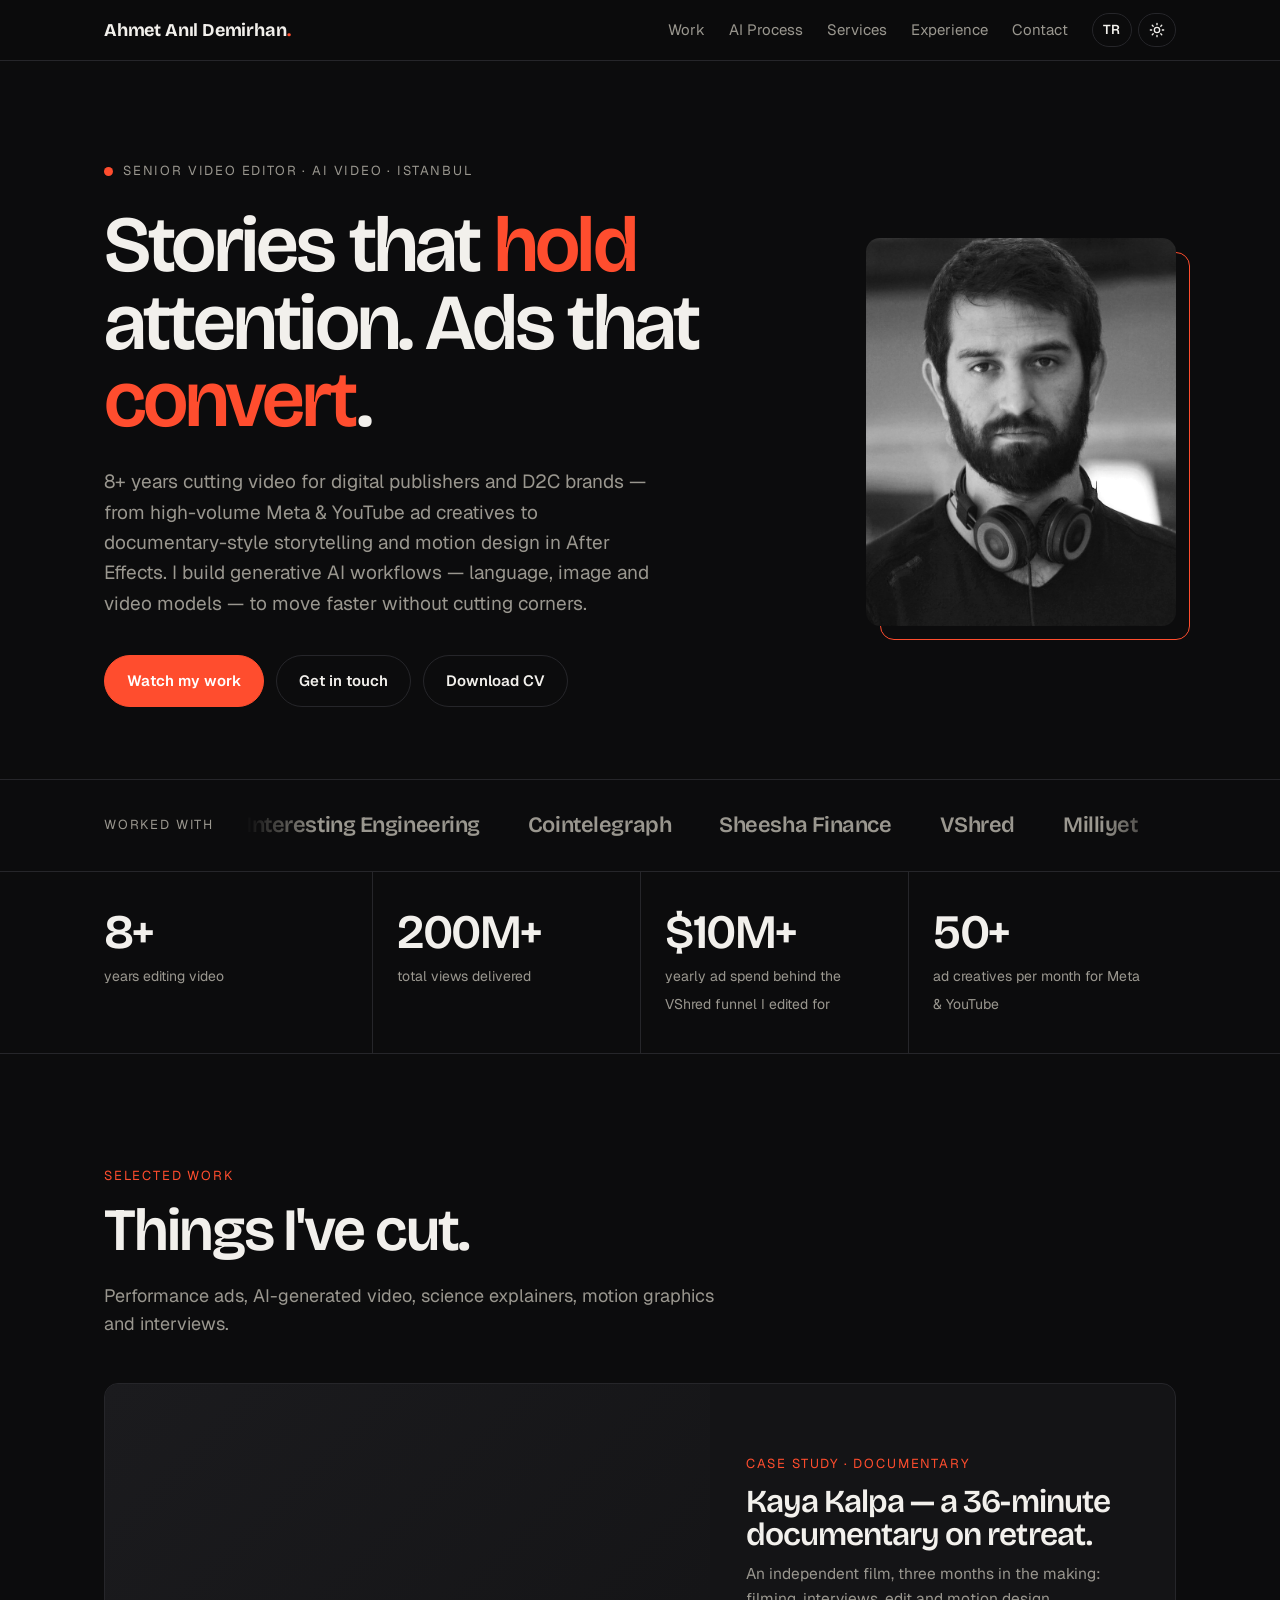
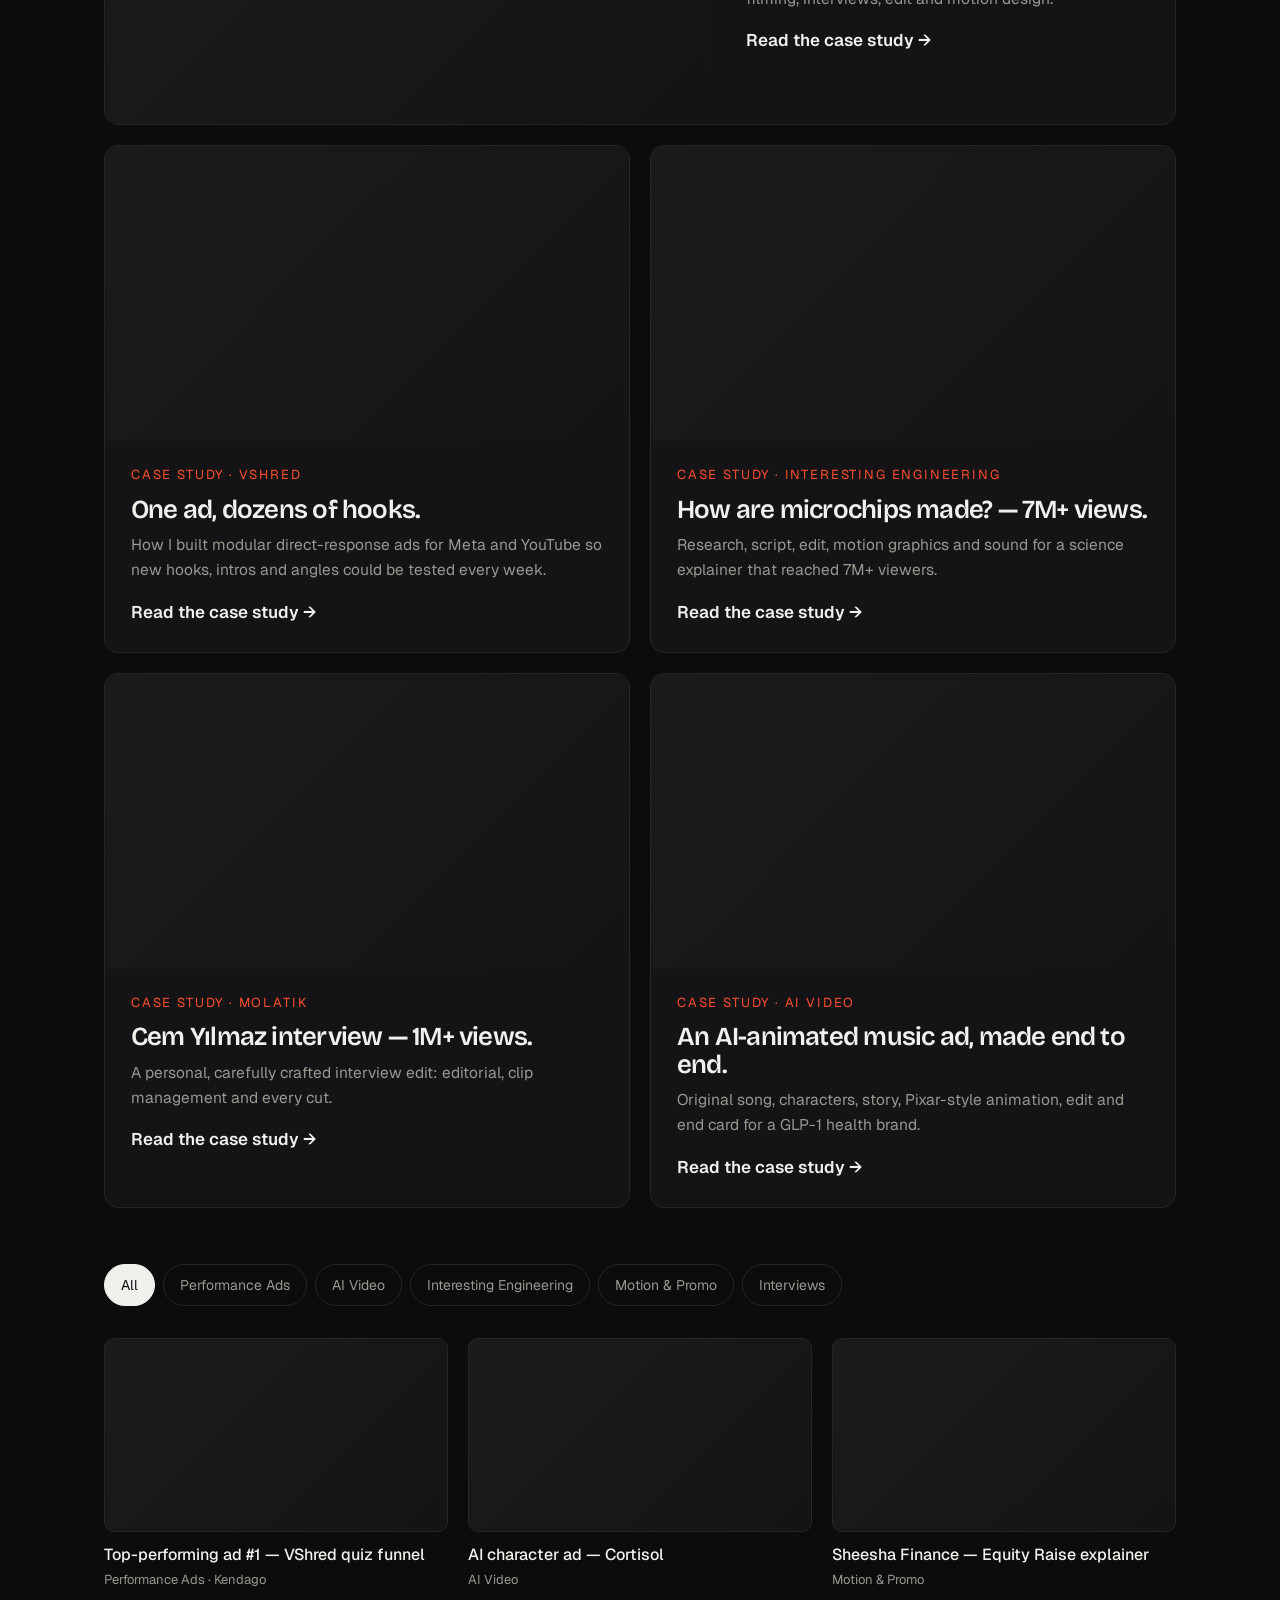
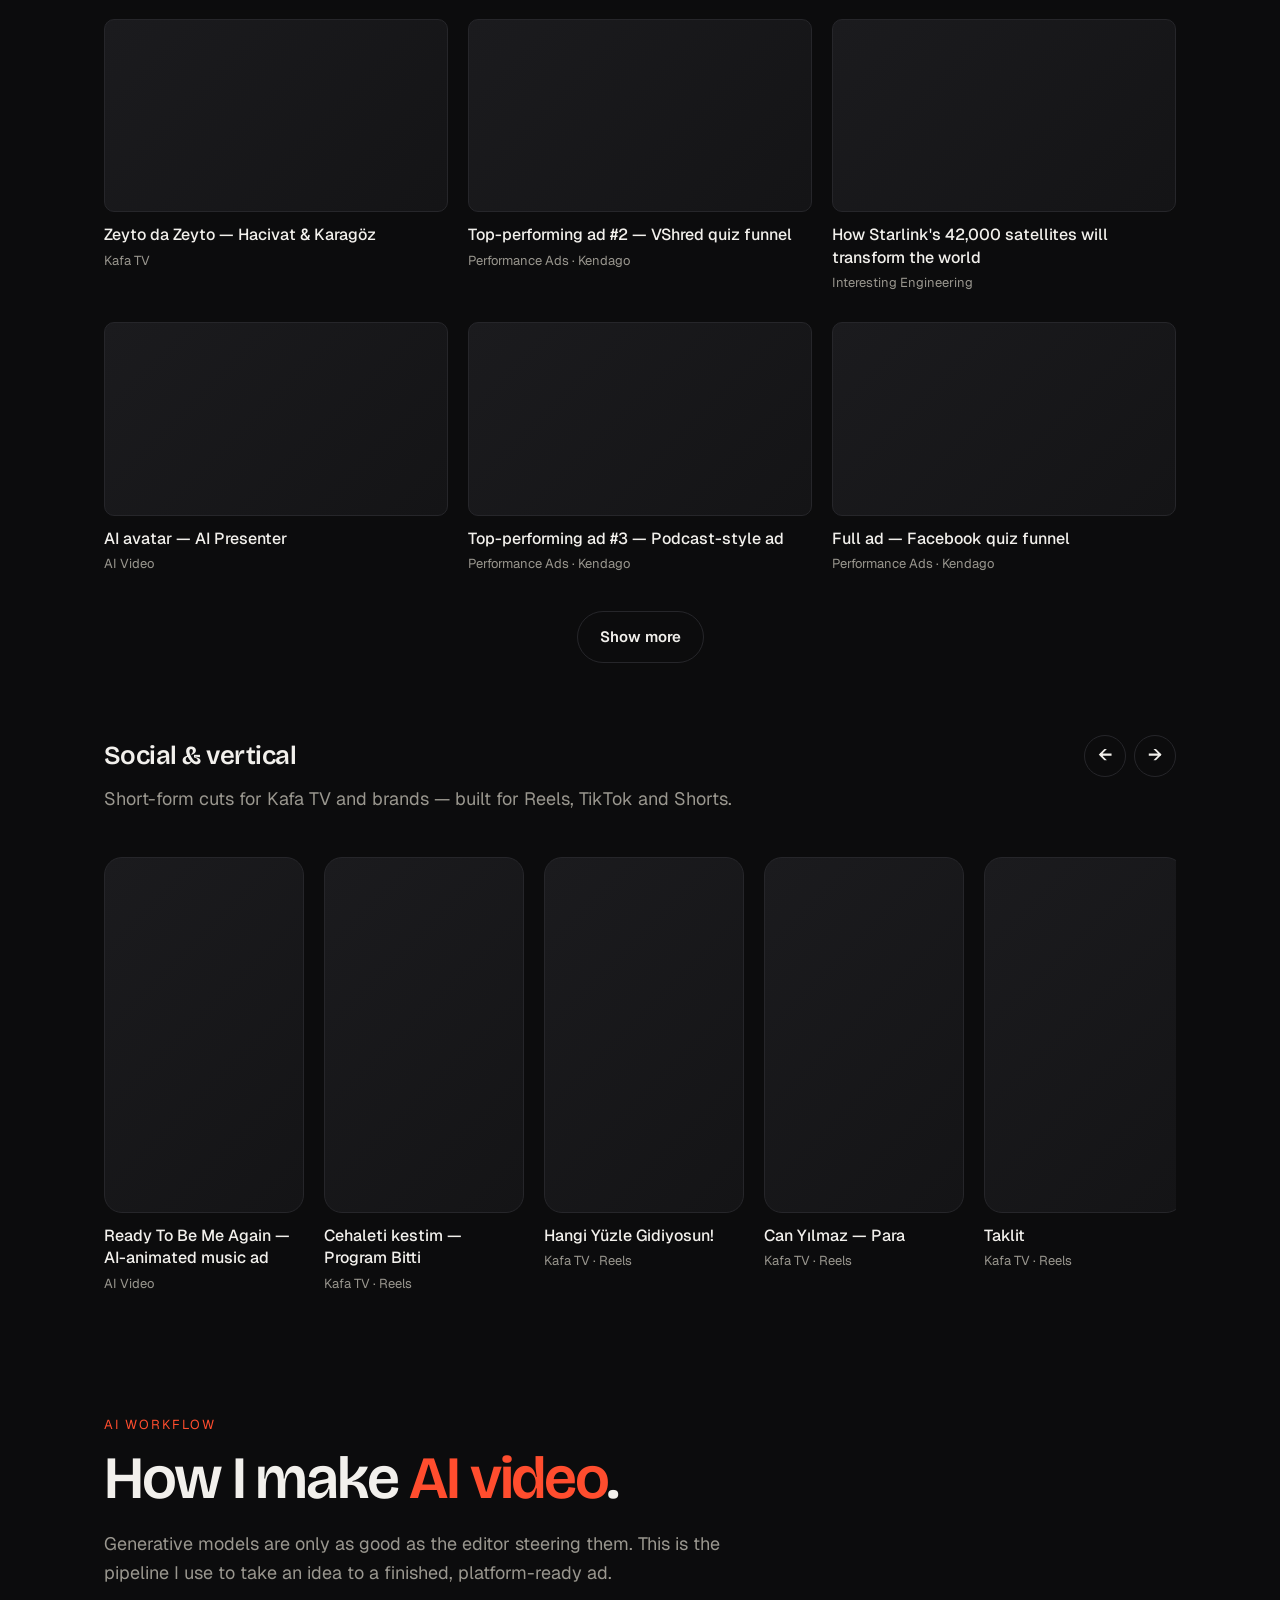
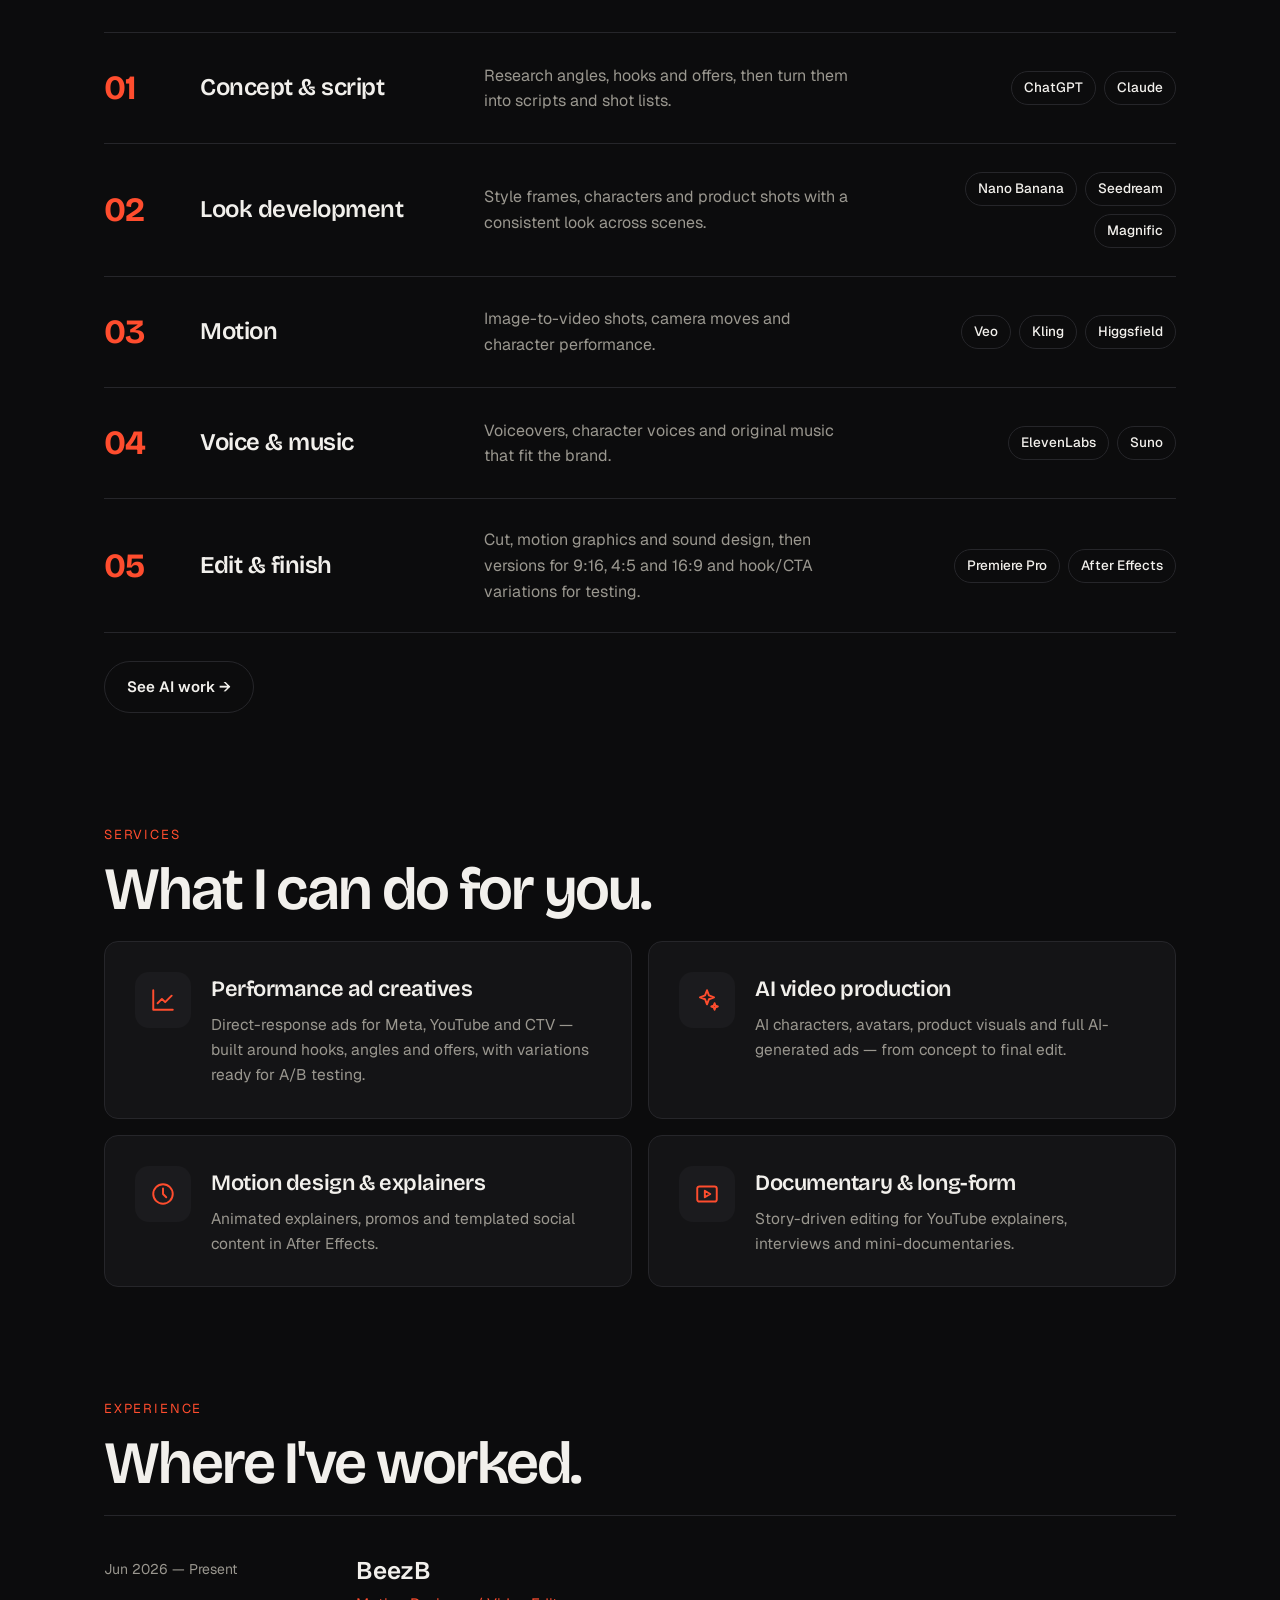
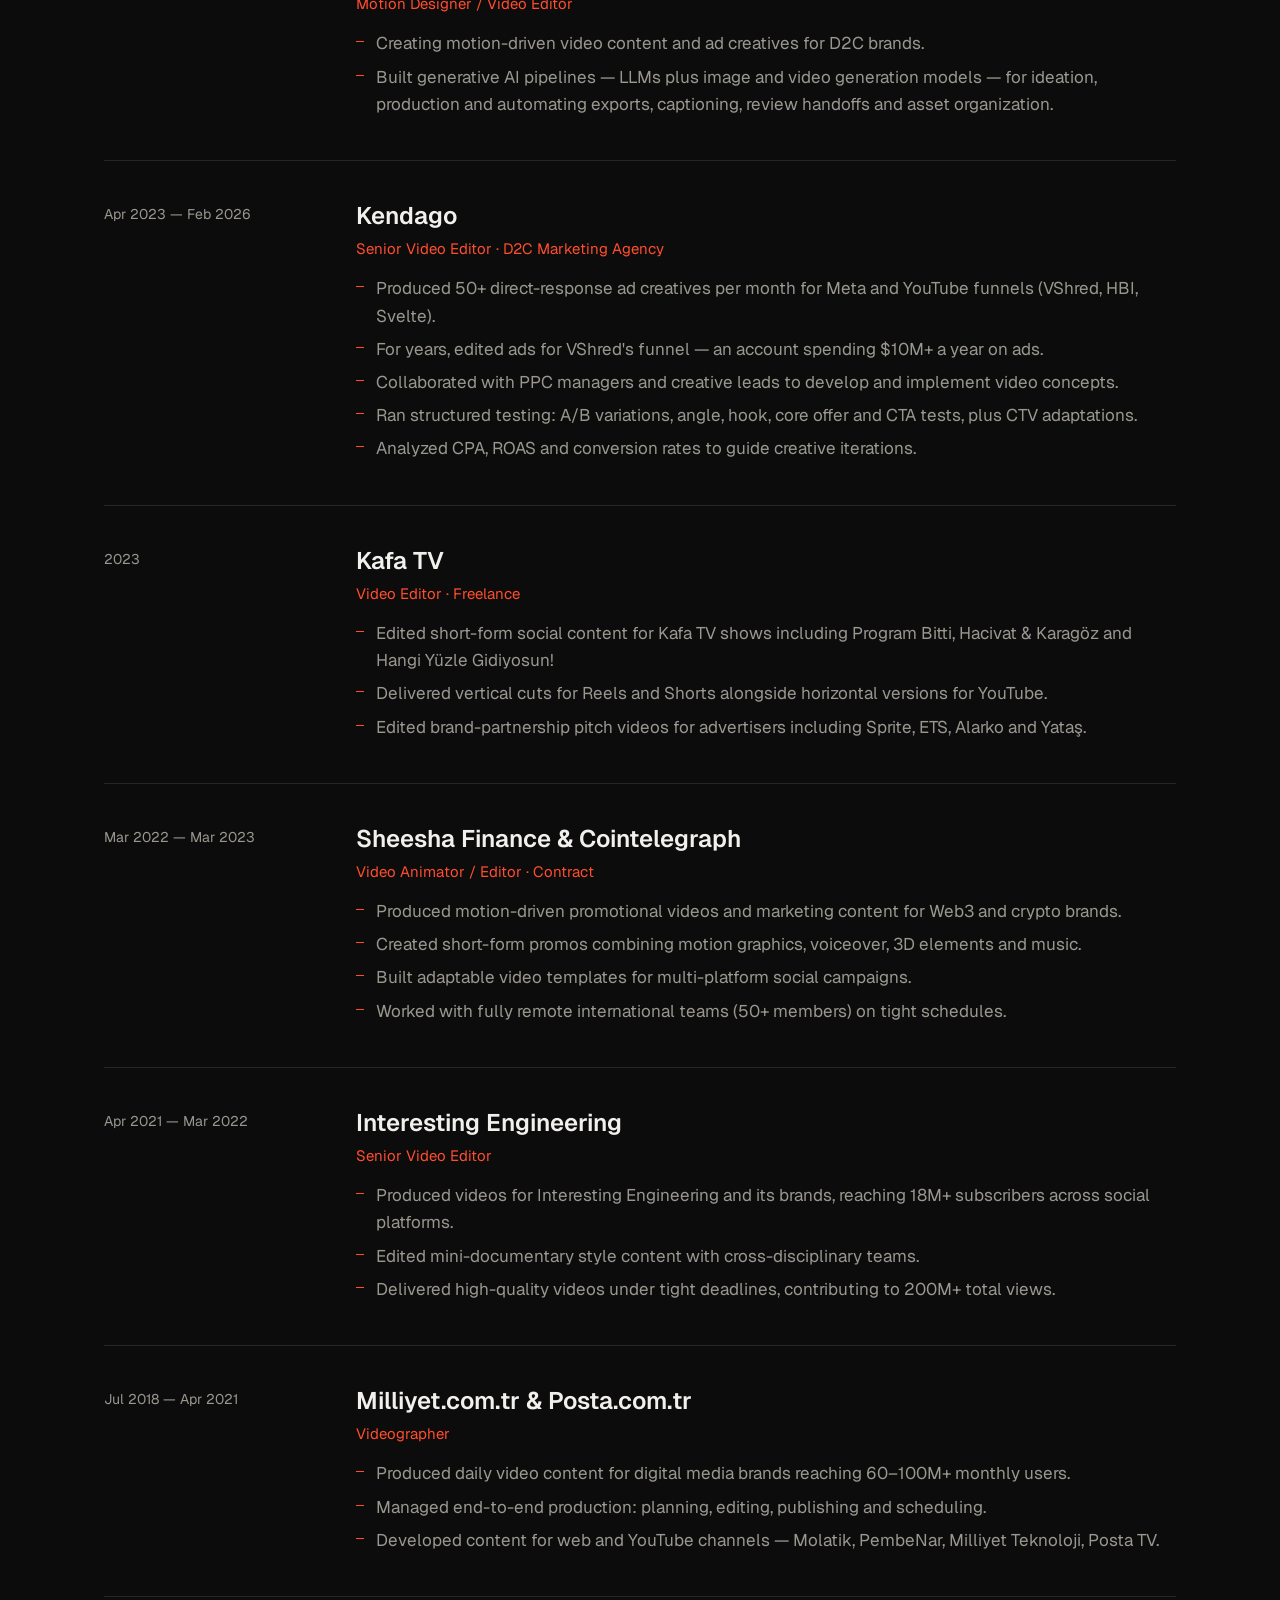
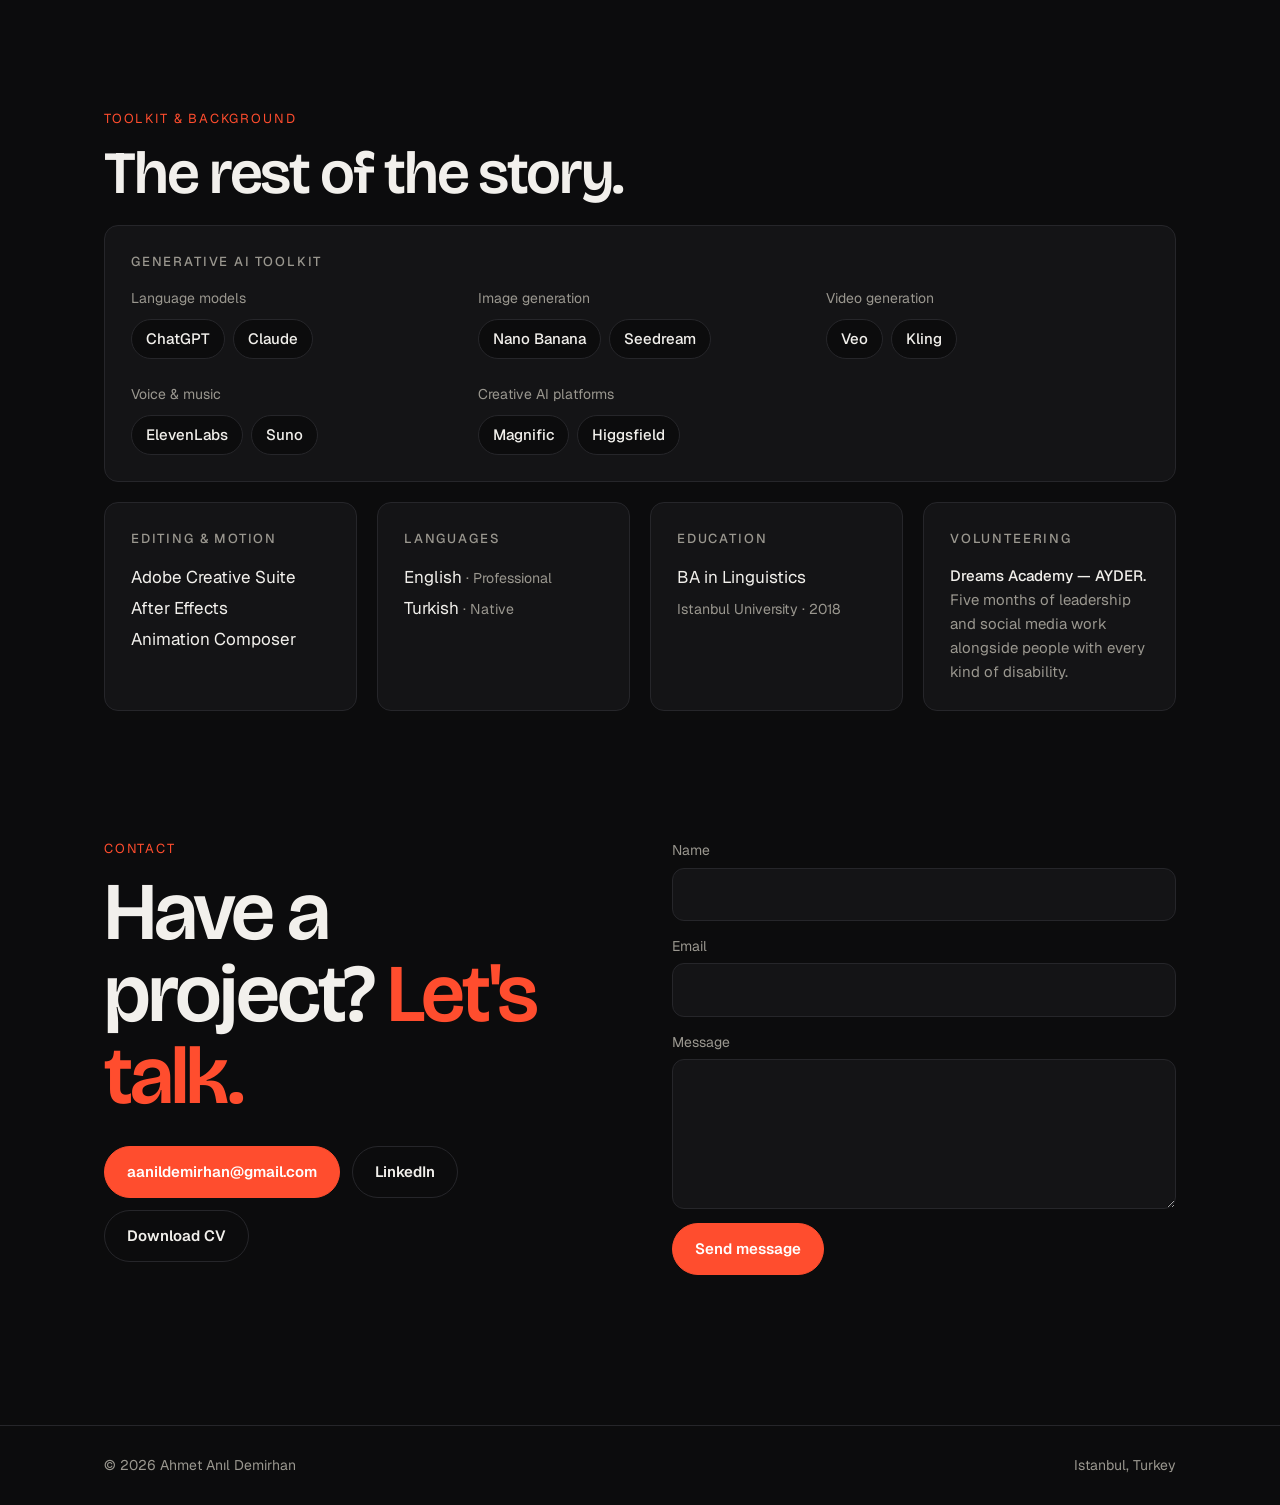
<file: index.html>
<!doctype html>
<html lang="en" data-theme="dark">
<head>
  <meta charset="utf-8">
  <meta name="viewport" content="width=device-width, initial-scale=1">
  <title>Ahmet Anıl Demirhan — Senior Video Editor &amp; AI Video Creator</title>
  <meta name="description" content="Senior Video Editor and AI video creator with 8+ years across digital publishing and D2C performance marketing. Meta & YouTube ad creatives, generative AI video, documentary storytelling, motion design.">
  <link rel="canonical" href="https://ahmetanildemirhan.github.io/">
  <meta property="og:type" content="website">
  <meta property="og:url" content="https://ahmetanildemirhan.github.io/">
  <meta property="og:site_name" content="Ahmet Anıl Demirhan">
  <meta property="og:title" content="Ahmet Anıl Demirhan — Senior Video Editor &amp; AI Video Creator">
  <meta property="og:description" content="Performance ad creatives, generative AI video, documentary-style storytelling and motion design. 200M+ views.">
  <meta property="og:image" content="https://ahmetanildemirhan.github.io/assets/og.png">
  <meta property="og:image:width" content="1200">
  <meta property="og:image:height" content="630">
  <meta name="twitter:card" content="summary_large_image">
  <meta name="twitter:image" content="https://ahmetanildemirhan.github.io/assets/og.png">
  <script type="application/ld+json">
  {
    "@context": "https://schema.org",
    "@type": "Person",
    "name": "Ahmet Anıl Demirhan",
    "jobTitle": "Senior Video Editor",
    "url": "https://ahmetanildemirhan.github.io/",
    "image": "https://ahmetanildemirhan.github.io/assets/ahmet.jpg",
    "email": "mailto:aanildemirhan@gmail.com",
    "address": { "@type": "PostalAddress", "addressLocality": "Istanbul", "addressCountry": "TR" },
    "sameAs": ["https://www.linkedin.com/in/ahmet-an%C4%B1l-demirhan/"],
    "knowsAbout": ["Video editing", "Motion design", "Performance marketing creatives", "Generative AI video", "After Effects", "Documentary editing"],
    "alumniOf": { "@type": "CollegeOrUniversity", "name": "Istanbul University" }
  }
  </script>
  <meta name="theme-color" content="#0c0c0d">
  <link rel="preconnect" href="https://fonts.googleapis.com">
  <link rel="preconnect" href="https://fonts.gstatic.com" crossorigin>
  <link href="https://fonts.googleapis.com/css2?family=Bricolage+Grotesque:opsz,wght@12..96,500..800&family=Geist:wght@400;500;600&display=swap" rel="stylesheet">
  <script>
    // Apply saved theme/language before paint to avoid a flash.
    (function () {
      var d = document.documentElement;
      d.classList.add("js");
      try {
        var t = localStorage.getItem("theme");
        if (t === "light" || t === "dark") d.dataset.theme = t;
      } catch (e) {}
    })();
  </script>
  <link rel="stylesheet" href="assets/site.css">
</head>
<body>

<nav>
  <div class="wrap">
    <a class="logo" href="#top">Ahmet Anıl Demirhan<span>.</span></a>
    <div class="nav-right">
      <ul>
        <li><a href="#work" data-i18n="nav.work">Work</a></li>
        <li><a href="#process" data-i18n="nav.process">AI Process</a></li>
        <li><a href="#services" data-i18n="nav.services">Services</a></li>
        <li><a href="#experience" data-i18n="nav.experience">Experience</a></li>
        <li><a href="#contact" data-i18n="nav.contact">Contact</a></li>
      </ul>
      <div class="toggles">
        <button class="icon-btn" id="langBtn" type="button" aria-label="Türkçe / English">TR</button>
        <button class="icon-btn" id="themeBtn" type="button" aria-label="Toggle light / dark theme">
          <svg class="i-sun" viewBox="0 0 24 24" fill="none" stroke="currentColor" stroke-width="2" stroke-linecap="round"><circle cx="12" cy="12" r="4"/><path d="M12 2v2M12 20v2M4.9 4.9l1.4 1.4M17.7 17.7l1.4 1.4M2 12h2M20 12h2M4.9 19.1l1.4-1.4M17.7 6.3l1.4-1.4"/></svg>
          <svg class="i-moon" viewBox="0 0 24 24" fill="none" stroke="currentColor" stroke-width="2" stroke-linecap="round" stroke-linejoin="round"><path d="M21 12.8A9 9 0 1 1 11.2 3a7 7 0 0 0 9.8 9.8z"/></svg>
        </button>
      </div>
    </div>
  </div>
</nav>

<header class="hero" id="top">
  <div class="wrap">
    <div>
      <div class="rec" data-i18n="hero.tag">Senior Video Editor · AI Video · Istanbul</div>
      <h1 class="serif" data-i18n="hero.title">Stories that <em>hold</em> attention. Ads that <em>convert</em>.</h1>
      <p class="lead" data-i18n="hero.lead">
        8+ years cutting video for digital publishers and D2C brands — from high-volume
        Meta &amp; YouTube ad creatives to documentary-style storytelling and motion design
        in After Effects. I build generative AI workflows — language, image and video
        models — to move faster without cutting corners.
      </p>
      <div class="cta">
        <a class="btn primary" href="#work" data-i18n="hero.watch">Watch my work</a>
        <a class="btn ghost" href="#contact" data-i18n="hero.contact">Get in touch</a>
        <a class="btn ghost" href="assets/Ahmet-Anil-Demirhan-CV.pdf" download data-i18n="cv">Download CV</a>
      </div>
    </div>
    <div class="portrait">
      <img src="assets/ahmet.jpg" alt="Portrait of Ahmet Anıl Demirhan wearing headphones" width="800" height="990">
    </div>
  </div>
</header>

<div class="clients" aria-label="Brands I've worked with">
  <div class="wrap">
    <span class="label" data-i18n="clients.label">Worked with</span>
    <div class="marquee">
      <div class="marquee-track">
        <span>Interesting Engineering</span><span>Cointelegraph</span><span>Sheesha Finance</span><span>VShred</span><span>Milliyet</span><span>Posta</span><span>Kafa TV</span><span>Kendago</span><span>BeezB</span>
        <span aria-hidden="true">Interesting Engineering</span><span aria-hidden="true">Cointelegraph</span><span aria-hidden="true">Sheesha Finance</span><span aria-hidden="true">VShred</span><span aria-hidden="true">Milliyet</span><span aria-hidden="true">Posta</span><span aria-hidden="true">Kafa TV</span><span aria-hidden="true">Kendago</span><span aria-hidden="true">BeezB</span>
      </div>
    </div>
  </div>
</div>

<div class="stats">
  <div class="wrap">
    <div class="stat"><b>8+</b><span data-i18n="stats.years">years editing video</span></div>
    <div class="stat"><b>200M+</b><span data-i18n="stats.views">total views delivered</span></div>
    <div class="stat"><b>$10M+</b><span data-i18n="stats.spend">yearly ad spend behind the VShred funnel I edited for</span></div>
    <div class="stat"><b>50+</b><span data-i18n="stats.ads">ad creatives per month for Meta &amp; YouTube</span></div>
  </div>
</div>

<section id="work">
  <div class="wrap">
    <div class="reveal">
      <div class="eyebrow" data-i18n="work.eyebrow">Selected work</div>
      <h2 class="serif" data-i18n="work.title">Things I've cut.</h2>
      <p class="intro" data-i18n="work.intro">Performance ads, AI-generated video, science explainers, motion graphics and interviews.</p>
    </div>
    <div class="cases">
      <a class="case-feature wide reveal" href="work/kaya-kalpa.html">
        <div class="thumb"><img loading="lazy" src="https://i.ytimg.com/vi/D4STxtReQjA/hqdefault.jpg" alt="" onerror="if (this.dataset.f) { this.remove() } else { this.dataset.f = 1; this.src = 'https://drive.google.com/thumbnail?id=1kNQX_Ft1YKdQDOtZjAgG3ds7rh5a0Snj&amp;sz=w1000' }"></div>
        <div class="body">
          <span class="kicker" data-i18n="case5.kicker">Case study · Documentary</span>
          <h3 data-i18n="case5.title">Kaya Kalpa — a 36-minute documentary on retreat.</h3>
          <p data-i18n="case5.desc">An independent film, three months in the making: filming, interviews, edit and motion design.</p>
          <span class="go" data-i18n="case.go">Read the case study →</span>
        </div>
      </a>
      <a class="case-feature reveal" href="work/vshred.html">
        <div class="thumb"><img loading="lazy" src="https://drive.google.com/thumbnail?id=1eEIGhpaQalp_2YZss0ATCWoCbRARMluo&amp;sz=w1000" alt="" onerror="this.remove()"></div>
        <div class="body">
          <span class="kicker" data-i18n="case.kicker">Case study · VShred</span>
          <h3 data-i18n="case.title">One ad, dozens of hooks.</h3>
          <p data-i18n="case.desc">How I built modular direct-response ads for Meta and YouTube so new hooks, intros and angles could be tested every week.</p>
          <span class="go" data-i18n="case.go">Read the case study →</span>
        </div>
      </a>
      <a class="case-feature reveal" href="work/making-microchips.html">
        <div class="thumb"><img loading="lazy" src="https://i.ytimg.com/vi/g8Qav3vIv9s/hqdefault.jpg" alt="" onerror="this.remove()"></div>
        <div class="body">
          <span class="kicker" data-i18n="case2.kicker">Case study · Interesting Engineering</span>
          <h3 data-i18n="case2.title">How are microchips made? — 7M+ views.</h3>
          <p data-i18n="case2.desc">Research, script, edit, motion graphics and sound for a science explainer that reached 7M+ viewers.</p>
          <span class="go" data-i18n="case.go">Read the case study →</span>
        </div>
      </a>
      <a class="case-feature reveal" href="work/cem-yilmaz.html">
        <div class="thumb"><img loading="lazy" src="https://i.ytimg.com/vi/vor7QpFE5-0/hqdefault.jpg" alt="" onerror="this.remove()"></div>
        <div class="body">
          <span class="kicker" data-i18n="case3.kicker">Case study · Molatik</span>
          <h3 data-i18n="case3.title">Cem Yılmaz interview — 1M+ views.</h3>
          <p data-i18n="case3.desc">A personal, carefully crafted interview edit: editorial, clip management and every cut.</p>
          <span class="go" data-i18n="case.go">Read the case study →</span>
        </div>
      </a>
      <a class="case-feature reveal" href="work/ai-music-ad.html">
        <div class="thumb"><img loading="lazy" src="https://drive.google.com/thumbnail?id=10JI-goMLGo03bogpzlITaFsRfMM17Gvk&amp;sz=w1000" alt="" onerror="this.remove()" style="object-position:center 30%"></div>
        <div class="body">
          <span class="kicker" data-i18n="case4.kicker">Case study · AI video</span>
          <h3 data-i18n="case4.title">An AI-animated music ad, made end to end.</h3>
          <p data-i18n="case4.desc">Original song, characters, story, Pixar-style animation, edit and end card for a GLP-1 health brand.</p>
          <span class="go" data-i18n="case.go">Read the case study →</span>
        </div>
      </a>
    </div>
    <div class="tabs" role="tablist">
      <button class="tab" role="tab" aria-selected="true" data-filter="all" data-i18n="tab.all">All</button>
      <button class="tab" role="tab" aria-selected="false" data-filter="ads" data-i18n="tab.ads">Performance Ads</button>
      <button class="tab" role="tab" aria-selected="false" data-filter="ai" data-i18n="tab.ai">AI Video</button>
      <button class="tab" role="tab" aria-selected="false" data-filter="ie">Interesting Engineering</button>
      <button class="tab" role="tab" aria-selected="false" data-filter="motion" data-i18n="tab.motion">Motion &amp; Promo</button>
      <button class="tab" role="tab" aria-selected="false" data-filter="tr" data-i18n="tab.tr">Interviews</button>
    </div>
    <div class="grid" id="grid"></div>
    <div class="more"><button class="btn ghost" id="showMore" type="button" data-i18n="work.more">Show more</button></div>

    <div class="row-head reveal">
      <h3 class="sub" data-i18n="social.title">Social &amp; vertical</h3>
      <div class="row-nav">
        <button class="icon-btn" type="button" data-scroll="-1" aria-label="Previous">←</button>
        <button class="icon-btn" type="button" data-scroll="1" aria-label="Next">→</button>
      </div>
    </div>
    <p class="intro reveal" data-i18n="social.intro">Short-form cuts for Kafa TV and brands — built for Reels, TikTok and Shorts.</p>
    <div class="reel-row" id="reels"></div>
  </div>
</section>

<section id="process">
  <div class="wrap">
    <div class="reveal">
      <div class="eyebrow" data-i18n="process.eyebrow">AI workflow</div>
      <h2 class="serif" data-i18n="process.title">How I make <em>AI video</em>.</h2>
      <p class="intro" data-i18n="process.intro">Generative models are only as good as the editor steering them. This is the pipeline I use to take an idea to a finished, platform-ready ad.</p>
    </div>
    <div class="steps">
      <div class="step reveal">
        <h4 data-i18n="step1.t">Concept &amp; script</h4>
        <p data-i18n="step1.d">Research angles, hooks and offers, then turn them into scripts and shot lists.</p>
        <div class="chips"><span>ChatGPT</span><span>Claude</span></div>
      </div>
      <div class="step reveal">
        <h4 data-i18n="step2.t">Look development</h4>
        <p data-i18n="step2.d">Style frames, characters and product shots with a consistent look across scenes.</p>
        <div class="chips"><span>Nano Banana</span><span>Seedream</span><span>Magnific</span></div>
      </div>
      <div class="step reveal">
        <h4 data-i18n="step3.t">Motion</h4>
        <p data-i18n="step3.d">Image-to-video shots, camera moves and character performance.</p>
        <div class="chips"><span>Veo</span><span>Kling</span><span>Higgsfield</span></div>
      </div>
      <div class="step reveal">
        <h4 data-i18n="step4.t">Voice &amp; music</h4>
        <p data-i18n="step4.d">Voiceovers, character voices and original music that fit the brand.</p>
        <div class="chips"><span>ElevenLabs</span><span>Suno</span></div>
      </div>
      <div class="step reveal">
        <h4 data-i18n="step5.t">Edit &amp; finish</h4>
        <p data-i18n="step5.d">Cut, motion graphics and sound design, then versions for 9:16, 4:5 and 16:9 and hook/CTA variations for testing.</p>
        <div class="chips"><span>Premiere Pro</span><span>After Effects</span></div>
      </div>
    </div>
    <div class="process-cta reveal"><a class="btn ghost" href="#work" id="seeAi" data-i18n="process.cta">See AI work →</a></div>
  </div>
</section>

<section id="services">
  <div class="wrap">
    <div class="reveal">
      <div class="eyebrow" data-i18n="services.eyebrow">Services</div>
      <h2 class="serif" data-i18n="services.title">What I can do for you.</h2>
    </div>
    <div class="services">
      <div class="service reveal">
        <div class="ico"><svg viewBox="0 0 24 24" fill="none" stroke="currentColor" stroke-width="1.8" stroke-linecap="round" stroke-linejoin="round"><path d="M3 3v18h18"/><path d="m7 15 4-4 3 3 6-6"/></svg></div>
        <div><h4 data-i18n="sv1.t">Performance ad creatives</h4><p data-i18n="sv1.d">Direct-response ads for Meta, YouTube and CTV — built around hooks, angles and offers, with variations ready for A/B testing.</p></div>
      </div>
      <div class="service reveal">
        <div class="ico"><svg viewBox="0 0 24 24" fill="none" stroke="currentColor" stroke-width="1.8" stroke-linecap="round" stroke-linejoin="round"><path d="M12 3l1.8 4.7L18.5 9.5l-4.7 1.8L12 16l-1.8-4.7L5.5 9.5l4.7-1.8z"/><path d="M19 15l.8 2.2L22 18l-2.2.8L19 21l-.8-2.2L16 18l2.2-.8z"/></svg></div>
        <div><h4 data-i18n="sv2.t">AI video production</h4><p data-i18n="sv2.d">AI characters, avatars, product visuals and full AI-generated ads — from concept to final edit.</p></div>
      </div>
      <div class="service reveal">
        <div class="ico"><svg viewBox="0 0 24 24" fill="none" stroke="currentColor" stroke-width="1.8" stroke-linecap="round" stroke-linejoin="round"><circle cx="12" cy="12" r="9"/><path d="M12 7v5l3 3"/></svg></div>
        <div><h4 data-i18n="sv3.t">Motion design &amp; explainers</h4><p data-i18n="sv3.d">Animated explainers, promos and templated social content in After Effects.</p></div>
      </div>
      <div class="service reveal">
        <div class="ico"><svg viewBox="0 0 24 24" fill="none" stroke="currentColor" stroke-width="1.8" stroke-linecap="round" stroke-linejoin="round"><rect x="3" y="5" width="18" height="14" rx="2"/><path d="m10 9 5 3-5 3z"/></svg></div>
        <div><h4 data-i18n="sv4.t">Documentary &amp; long-form</h4><p data-i18n="sv4.d">Story-driven editing for YouTube explainers, interviews and mini-documentaries.</p></div>
      </div>
    </div>
  </div>
</section>

<section id="experience">
  <div class="wrap">
    <div class="reveal">
      <div class="eyebrow" data-i18n="exp.eyebrow">Experience</div>
      <h2 class="serif" data-i18n="exp.title">Where I've worked.</h2>
    </div>
    <div class="jobs">
      <div class="job reveal">
        <div class="when" data-i18n="j1.when">Jun 2026 — Present</div>
        <div>
          <h3>BeezB</h3>
          <div class="role">Motion Designer / Video Editor</div>
          <ul>
            <li data-i18n="j1.b1">Creating motion-driven video content and ad creatives for D2C brands.</li>
            <li data-i18n="j1.b2">Built generative AI pipelines — LLMs plus image and video generation models — for ideation, production and automating exports, captioning, review handoffs and asset organization.</li>
          </ul>
        </div>
      </div>
      <div class="job reveal">
        <div class="when" data-i18n="j2.when">Apr 2023 — Feb 2026</div>
        <div>
          <h3>Kendago</h3>
          <div class="role" data-i18n="j2.role">Senior Video Editor · D2C Marketing Agency</div>
          <ul>
            <li data-i18n="j2.b1">Produced 50+ direct-response ad creatives per month for Meta and YouTube funnels (VShred, HBI, Svelte).</li>
            <li data-i18n="j2.b0">For years, edited ads for VShred's funnel — an account spending $10M+ a year on ads.</li>
            <li data-i18n="j2.b2">Collaborated with PPC managers and creative leads to develop and implement video concepts.</li>
            <li data-i18n="j2.b3">Ran structured testing: A/B variations, angle, hook, core offer and CTA tests, plus CTV adaptations.</li>
            <li data-i18n="j2.b4">Analyzed CPA, ROAS and conversion rates to guide creative iterations.</li>
          </ul>
        </div>
      </div>
      <div class="job reveal">
        <div class="when">2023</div>
        <div>
          <h3>Kafa TV</h3>
          <div class="role" data-i18n="jk.role">Video Editor · Freelance</div>
          <ul>
            <li data-i18n="jk.b1">Edited short-form social content for Kafa TV shows including Program Bitti, Hacivat &amp; Karagöz and Hangi Yüzle Gidiyosun!</li>
            <li data-i18n="jk.b2">Delivered vertical cuts for Reels and Shorts alongside horizontal versions for YouTube.</li>
            <li data-i18n="jk.b3">Edited brand-partnership pitch videos for advertisers including Sprite, ETS, Alarko and Yataş.</li>
          </ul>
        </div>
      </div>
      <div class="job reveal">
        <div class="when" data-i18n="j3.when">Mar 2022 — Mar 2023</div>
        <div>
          <h3>Sheesha Finance &amp; Cointelegraph</h3>
          <div class="role" data-i18n="j3.role">Video Animator / Editor · Contract</div>
          <ul>
            <li data-i18n="j3.b1">Produced motion-driven promotional videos and marketing content for Web3 and crypto brands.</li>
            <li data-i18n="j3.b2">Created short-form promos combining motion graphics, voiceover, 3D elements and music.</li>
            <li data-i18n="j3.b3">Built adaptable video templates for multi-platform social campaigns.</li>
            <li data-i18n="j3.b4">Worked with fully remote international teams (50+ members) on tight schedules.</li>
          </ul>
        </div>
      </div>
      <div class="job reveal">
        <div class="when" data-i18n="j4.when">Apr 2021 — Mar 2022</div>
        <div>
          <h3>Interesting Engineering</h3>
          <div class="role">Senior Video Editor</div>
          <ul>
            <li data-i18n="j4.b1">Produced videos for Interesting Engineering and its brands, reaching 18M+ subscribers across social platforms.</li>
            <li data-i18n="j4.b2">Edited mini-documentary style content with cross-disciplinary teams.</li>
            <li data-i18n="j4.b3">Delivered high-quality videos under tight deadlines, contributing to 200M+ total views.</li>
          </ul>
        </div>
      </div>
      <div class="job reveal">
        <div class="when" data-i18n="j5.when">Jul 2018 — Apr 2021</div>
        <div>
          <h3>Milliyet.com.tr &amp; Posta.com.tr</h3>
          <div class="role">Videographer</div>
          <ul>
            <li data-i18n="j5.b1">Produced daily video content for digital media brands reaching 60–100M+ monthly users.</li>
            <li data-i18n="j5.b2">Managed end-to-end production: planning, editing, publishing and scheduling.</li>
            <li data-i18n="j5.b3">Developed content for web and YouTube channels — Molatik, PembeNar, Milliyet Teknoloji, Posta TV.</li>
          </ul>
        </div>
      </div>
    </div>
  </div>
</section>

<section id="about">
  <div class="wrap">
    <div class="reveal">
      <div class="eyebrow" data-i18n="about.eyebrow">Toolkit &amp; background</div>
      <h2 class="serif" data-i18n="about.title">The rest of the story.</h2>
    </div>
    <div class="about">
      <div class="box wide reveal">
        <h3 data-i18n="about.ai">Generative AI toolkit</h3>
        <div class="ai-groups">
          <div>
            <span class="group" data-i18n="g.lang">Language models</span>
            <div class="chips"><span>ChatGPT</span><span>Claude</span></div>
          </div>
          <div>
            <span class="group" data-i18n="g.image">Image generation</span>
            <div class="chips"><span>Nano Banana</span><span>Seedream</span></div>
          </div>
          <div>
            <span class="group" data-i18n="g.video">Video generation</span>
            <div class="chips"><span>Veo</span><span>Kling</span></div>
          </div>
          <div>
            <span class="group" data-i18n="g.voice">Voice &amp; music</span>
            <div class="chips"><span>ElevenLabs</span><span>Suno</span></div>
          </div>
          <div>
            <span class="group" data-i18n="g.platforms">Creative AI platforms</span>
            <div class="chips"><span>Magnific</span><span>Higgsfield</span></div>
          </div>
        </div>
      </div>
      <div class="box reveal">
        <h3 data-i18n="about.edit">Editing &amp; motion</h3>
        <ul>
          <li>Adobe Creative Suite</li>
          <li>After Effects</li>
          <li>Animation Composer</li>
        </ul>
      </div>
      <div class="box reveal">
        <h3 data-i18n="about.langs">Languages</h3>
        <ul>
          <li data-i18n="about.en">English <small>· Professional</small></li>
          <li data-i18n="about.tr">Turkish <small>· Native</small></li>
        </ul>
      </div>
      <div class="box reveal">
        <h3 data-i18n="about.edu">Education</h3>
        <ul>
          <li data-i18n="about.ba">BA in Linguistics</li>
          <li><small data-i18n="about.uni">Istanbul University · 2018</small></li>
        </ul>
      </div>
      <div class="box reveal">
        <h3 data-i18n="about.vol">Volunteering</h3>
        <p data-i18n="about.vold"><b>Dreams Academy — AYDER.</b> Five months of leadership and social media work alongside people with every kind of disability.</p>
      </div>
    </div>
  </div>
</section>

<section class="contact" id="contact">
  <div class="wrap">
    <div class="reveal">
      <div class="eyebrow" data-i18n="contact.eyebrow">Contact</div>
      <h2 class="serif" data-i18n="contact.title">Have a project? <em>Let's talk.</em></h2>
      <div class="cta">
        <a class="btn primary" href="mailto:aanildemirhan@gmail.com">aanildemirhan@gmail.com</a>
        <a class="btn ghost" href="https://www.linkedin.com/in/ahmet-an%C4%B1l-demirhan/" target="_blank" rel="noopener">LinkedIn</a>
        <a class="btn ghost" href="assets/Ahmet-Anil-Demirhan-CV.pdf" download data-i18n="cv">Download CV</a>
      </div>
    </div>
    <form id="contactForm" class="reveal" action="https://formsubmit.co/aanildemirhan@gmail.com" method="POST">
      <input type="hidden" name="_subject" value="New message from your portfolio">
      <input type="hidden" name="_template" value="table">
      <input type="text" name="_honey" class="hp" tabindex="-1" autocomplete="off" aria-hidden="true">
      <label><span data-i18n="form.name">Name</span><input name="name" required autocomplete="name"></label>
      <label><span data-i18n="form.email">Email</span><input name="email" type="email" required autocomplete="email"></label>
      <label><span data-i18n="form.msg">Message</span><textarea name="message" required></textarea></label>
      <div><button class="btn primary" type="submit" data-i18n="form.send">Send message</button></div>
      <p class="form-status" id="formStatus" role="status"></p>
    </form>
  </div>
</section>

<footer>
  <div class="wrap">
    <span>© <span id="year">2026</span> Ahmet Anıl Demirhan</span>
    <span data-i18n="footer.loc">Istanbul, Turkey</span>
  </div>
</footer>

<dialog id="player" aria-label="Video player">
  <button class="close" id="close" type="button" data-i18n="player.close">Close ✕</button>
  <div class="player" id="frame"></div>
</dialog>

<script>
  window.TR = {
    "case.kicker": "Vaka çalışması · VShred",
    "case.title": "Tek reklam, onlarca hook.",
    "case.desc": "Meta ve YouTube için modüler direct-response reklamları nasıl kurguladığımı ve her hafta yeni hook, giriş ve açıları nasıl test ettiğimizi anlatıyorum.",
    "case.go": "Vaka çalışmasını oku →",
    "case5.kicker": "Vaka çalışması · Belgesel",
    "case5.title": "Kaya Kalpa — inziva üzerine 36 dakikalık bir belgesel.",
    "case5.desc": "Üç ayda hazırlanan bağımsız bir film: çekim, röportajlar, kurgu ve motion design.",
    "case4.kicker": "Vaka çalışması · AI video",
    "case4.title": "Baştan sona yapay zekâ ile yapılmış animasyonlu bir müzikli reklam.",
    "case4.desc": "Bir GLP-1 sağlık markası için özgün şarkı, karakterler, hikâye, Pixar tarzı animasyon, kurgu ve end card.",
    "case3.kicker": "Vaka çalışması · Molatik",
    "case3.title": "Cem Yılmaz röportajı — 1M+ izlenme.",
    "case3.desc": "Kişisel ve özenle yapılmış bir röportaj kurgusu: editoryal, klip yönetimi ve her bir kesme.",
    "case2.kicker": "Vaka çalışması · Interesting Engineering",
    "case2.title": "Mikroçipler nasıl üretilir? — 7M+ izlenme.",
    "case2.desc": "7 milyonu aşkın izleyiciye ulaşan bir bilim anlatımı için araştırma, senaryo, kurgu, motion grafik ve ses.",
    "nav.work": "İşler",
    "nav.process": "AI Süreci",
    "nav.services": "Hizmetler",
    "nav.experience": "Deneyim",
    "nav.contact": "İletişim",
    "hero.tag": "Kıdemli Video Editörü · AI Video · İstanbul",
    "hero.title": "Dikkati <em>tutan</em> hikâyeler. <em>Satan</em> reklamlar.",
    "hero.lead": "Dijital yayıncılar ve D2C markalar için 8 yılı aşkın video kurgu deneyimi — yüksek hacimli Meta ve YouTube reklamlarından belgesel tadında hikâye anlatımına ve After Effects ile motion tasarıma. Dil, görsel ve video modellerinden oluşan üretken yapay zekâ iş akışları kurarak kaliteden ödün vermeden daha hızlı üretiyorum.",
    "hero.watch": "İşlerimi izle",
    "hero.contact": "İletişime geç",
    "clients.label": "Çalıştığım markalar",
    "stats.years": "yıl video kurgu",
    "stats.views": "toplam izlenme",
    "stats.spend": "kurguladığım VShred funnel'ının yıllık reklam bütçesi",
    "stats.ads": "Meta ve YouTube için aylık reklam videosu",
    "work.eyebrow": "Seçili işler",
    "work.title": "Kurguladıklarım.",
    "work.intro": "Performans reklamları, yapay zekâ ile üretilmiş videolar, bilim anlatımları, motion grafikler ve röportajlar.",
    "work.more": "Daha fazla göster",
    "tab.all": "Tümü",
    "tab.ads": "Performans Reklamları",
    "tab.ai": "AI Video",
    "tab.motion": "Motion ve Tanıtım",
    "tab.tr": "Röportajlar",
    "social.title": "Sosyal medya ve dikey",
    "social.intro": "Kafa TV ve markalar için kısa formatlı kurgular — Reels, TikTok ve Shorts için.",
    "process.eyebrow": "AI iş akışı",
    "process.title": "<em>AI video</em> nasıl yapıyorum.",
    "process.intro": "Üretken modeller, onları yöneten editör kadar iyidir. Bir fikri bitmiş, platforma hazır bir reklama dönüştürmek için kullandığım süreç bu.",
    "step1.t": "Konsept ve senaryo",
    "step1.d": "Açıları, hook'ları ve teklifleri araştırıp senaryo ve çekim listesine dönüştürüyorum.",
    "step2.t": "Görsel dünya",
    "step2.d": "Sahneler boyunca tutarlı görünen stil kareleri, karakterler ve ürün görselleri.",
    "step3.t": "Hareket",
    "step3.d": "Görselden videoya çekimler, kamera hareketleri ve karakter performansı.",
    "step4.t": "Ses ve müzik",
    "step4.d": "Markaya uygun seslendirmeler, karakter sesleri ve özgün müzik.",
    "step5.t": "Kurgu ve son dokunuş",
    "step5.d": "Kurgu, motion grafik ve ses tasarımı; ardından 9:16, 4:5 ve 16:9 versiyonları ile test için hook/CTA varyasyonları.",
    "process.cta": "AI işlerimi gör →",
    "services.eyebrow": "Hizmetler",
    "services.title": "Sizin için neler yapabilirim.",
    "sv1.t": "Performans reklamları",
    "sv1.d": "Meta, YouTube ve CTV için hook, açı ve teklif odaklı direct-response reklamlar; A/B testine hazır varyasyonlarla.",
    "sv2.t": "AI video prodüksiyon",
    "sv2.d": "AI karakterler, avatarlar, ürün görselleri ve tamamen yapay zekâ ile üretilmiş reklamlar — fikirden son kurguya.",
    "sv3.t": "Motion tasarım ve anlatım videoları",
    "sv3.d": "After Effects ile animasyonlu anlatım videoları, tanıtımlar ve şablon tabanlı sosyal medya içerikleri.",
    "sv4.t": "Belgesel ve uzun format",
    "sv4.d": "YouTube anlatım videoları, röportajlar ve mini belgeseller için hikâye odaklı kurgu.",
    "exp.eyebrow": "Deneyim",
    "exp.title": "Çalıştığım yerler.",
    "j1.when": "Haz 2026 — Halen",
    "j1.b1": "D2C markalar için motion odaklı video içerikler ve reklamlar üretiyorum.",
    "j1.b2": "Fikir geliştirme, prodüksiyon ve export, altyazı, teslim ve dosya düzenleme işlerini otomatikleştirmek için dil modelleri ile görsel ve video üretim modellerinden oluşan yapay zekâ iş akışları kurdum.",
    "j2.when": "Nis 2023 — Şub 2026",
    "j2.role": "Kıdemli Video Editörü · D2C Pazarlama Ajansı",
    "j2.b1": "Meta ve YouTube funnel'ları için ayda 50'den fazla direct-response reklam videosu ürettim (VShred, HBI, Svelte).",
    "j2.b0": "Yıllar boyunca, yılda 10 milyon doları aşkın reklam bütçesi olan VShred funnel'ı için reklam kurguladım.",
    "j2.b2": "PPC yöneticileri ve kreatif liderlerle birlikte video konseptleri geliştirip hayata geçirdim.",
    "j2.b3": "Yapılandırılmış testler yürüttüm: A/B varyasyonları, açı, hook, teklif ve CTA testleri ile CTV uyarlamaları.",
    "j2.b4": "Kreatif iterasyonlara yön vermek için CPA, ROAS ve dönüşüm oranlarını analiz ettim.",
    "jk.role": "Video Editörü · Freelance",
    "jk.b1": "Program Bitti, Hacivat & Karagöz ve Hangi Yüzle Gidiyosun! gibi Kafa TV programları için kısa formatlı sosyal medya içerikleri kurguladım.",
    "jk.b2": "Reels ve Shorts için dikey kurguları, YouTube için yatay versiyonlarla birlikte teslim ettim.",
    "jk.b3": "Sprite, ETS, Alarko ve Yataş gibi reklam verenler için marka iş birliği pitch videoları kurguladım.",
    "j3.when": "Mar 2022 — Mar 2023",
    "j3.role": "Video Animatör / Editör · Sözleşmeli",
    "j3.b1": "Web3 ve kripto markaları için motion odaklı tanıtım videoları ve pazarlama içerikleri ürettim.",
    "j3.b2": "Motion grafik, seslendirme, 3D öğeler ve müziği birleştiren kısa tanıtımlar hazırladım.",
    "j3.b3": "Çok platformlu sosyal medya kampanyaları için uyarlanabilir video şablonları oluşturdum.",
    "j3.b4": "Tamamen uzaktan çalışan uluslararası ekiplerle (50+ kişi) sıkı takvimlerle çalıştım.",
    "j4.when": "Nis 2021 — Mar 2022",
    "j4.b1": "Interesting Engineering ve markaları için sosyal platformlarda 18 milyonu aşkın aboneye ulaşan videolar ürettim.",
    "j4.b2": "Farklı disiplinlerden ekiplerle mini belgesel tarzı içerikler kurguladım.",
    "j4.b3": "Sıkı teslim tarihlerinde yüksek kaliteli videolar teslim ederek toplam 200 milyonu aşkın izlenmeye katkı sağladım.",
    "j5.when": "Tem 2018 — Nis 2021",
    "j5.b1": "Aylık 60–100 milyonu aşkın kullanıcıya ulaşan dijital medya markaları için günlük video içerik ürettim.",
    "j5.b2": "Planlama, kurgu, yayın ve zamanlama dahil uçtan uca prodüksiyon süreçlerini yönettim.",
    "j5.b3": "Web ve YouTube kanalları için içerik geliştirdim — Molatik, PembeNar, Milliyet Teknoloji, Posta TV.",
    "about.eyebrow": "Araçlar ve geçmiş",
    "about.title": "Hikâyenin geri kalanı.",
    "about.ai": "Üretken yapay zekâ araçları",
    "g.lang": "Dil modelleri",
    "g.image": "Görsel üretimi",
    "g.video": "Video üretimi",
    "g.voice": "Ses ve müzik",
    "g.platforms": "Yaratıcı AI platformları",
    "about.edit": "Kurgu ve motion",
    "about.langs": "Diller",
    "about.en": "İngilizce <small>· Profesyonel</small>",
    "about.tr": "Türkçe <small>· Ana dil</small>",
    "about.edu": "Eğitim",
    "about.ba": "Dilbilim Lisans",
    "about.uni": "İstanbul Üniversitesi · 2018",
    "about.vol": "Gönüllülük",
    "about.vold": "<b>Dreams Academy — AYDER.</b> Her türlü engeli olan insanlarla beş ay boyunca liderlik ve sosyal medya çalışması.",
    "contact.eyebrow": "İletişim",
    "contact.title": "Bir projeniz mi var? <em>Konuşalım.</em>",
    "form.name": "Ad",
    "form.email": "E-posta",
    "form.msg": "Mesaj",
    "form.send": "Mesajı gönder",
    "footer.loc": "İstanbul, Türkiye",
    "player.close": "Kapat ✕",
    "cv": "CV'yi indir"
  };
</script>
<script src="assets/site.js"></script>
<script>
  // Each entry: [source, id, title, category]. source "gd" = Google Drive, "yt" = YouTube.
  // Category "social" = vertical videos shown in the "Social & vertical" row.
  const videos = [
    // Performance ads (Kendago)
    ["gd", "1eEIGhpaQalp_2YZss0ATCWoCbRARMluo", "Top-performing ad #1 — VShred quiz funnel", "ads"],
    ["gd", "11XsqWFF-GyEatNo7b0Dkc6jfE4OlJLal", "Top-performing ad #2 — VShred quiz funnel", "ads"],
    ["gd", "1LJi0L4ZWKX0zCxoQxSQOSm_Zu-rbgupb", "Top-performing ad #3 — Podcast-style ad", "ads"],
    ["gd", "1qRsej82-V1je73p071LygAbgV1QmH4D8", "Full ad — Facebook quiz funnel", "ads"],
    ["gd", "12K0OMQxopUsECcfKgL8N8lxq8xH9J4nk", "Hook test — gym fails", "ads"],
    ["gd", "1sJN9QGW0-M_lIcHlXVymMN4JmzNxdjct", "Intro variation — food myths angle", "ads"],
    ["gd", "1vwUjd8Wu1UF3VyFA8fMlGUUtiJXKKK4L", "Intro variation — \"Have you seen\" angle", "ads"],
    ["gd", "1DQyc8-ABW0vNNZZm_u7lFNKnzN9_dt0O", "Full ad — illustrated style", "ads"],
    // AI video
    ["gd", "1eTus0-Eg_U7TNooIdwFVpkdXgBSRgkxV", "AI character ad — Cortisol", "ai"],
    ["gd", "1dYzSrQFNlNJSc__GhqCk0vi1v0FZvIb6", "AI ad — Body & Skin", "ai"],
    ["gd", "1uUKzgDv_8SlrBV1TPSourvT6yL08_vwz", "AI ad — Health & Body Parts", "ai"],
    ["gd", "1HR_Dr7uBVm5UMhQZJ1LwLrhaTUpzOEAC", "AI avatar — AI Presenter", "ai"],
    ["gd", "1OeRDhlmb2zUuNsmhmfO8etfvIBeGfa5m", "Lost Ways — AI film", "ai"],
    // Interesting Engineering
    ["gd", "123Gh-NNnEUnTaNWPeGXMknIFwYtRA9Y2", "5 reasons why the world is running out of chips", "ie"],
    ["gd", "1VE3PK46Fg7Zw1JdBSGN47viY1pLCoanE", "2021 highlights — breakthroughs and discoveries", "ie"],
    ["gd", "12lZfEtjoI7pUZ-2l2leSVi2RlOXw6sS-", "How Starlink's 42,000 satellites will transform the world", "ie"],
    ["gd", "1y8oDEwFQNyIx-2xOyEpT1DNAWlbvZyG3", "What is the dark web?", "ie"],
    ["gd", "1cmJgec8sTV0xiEexh_lw1od2vC0TqWyG", "Japan's engineering solutions for the next tsunami", "ie"],
    ["gd", "1LvqrjmG2sBtK3sXe1qHVhkcLphZHaqQA", "The Overview Effect", "ie"],
    ["gd", "10VCIUGJVJr3MxnxWzAo34mjvJ9Vrttvu", "D3O: The goo that could save your life", "ie"],
    ["gd", "1fCjm-xgIB0IIJvS4CD2VHzr7YzzHN0pC", "How missile guidance systems work", "ie"],
    ["gd", "1wQQrrBq3CJDZ9OhCY-DxVvMf-CYq5F1j", "Why do we need telescopes in space?", "ie"],
    ["gd", "1SrD-CfCJLChh7kkT1emj_EgdatXSf1L6", "The deadliest viruses on Earth", "ie"],
    ["gd", "1ipFEPkDjjIxBGESTdLoZFPLrJV-CCpD_", "Space debris: a problem that's only getting bigger", "ie"],
    ["gd", "1rBQMtyW4CwQWN8v23h5PIA8bALhU-jI_", "What would happen if you skydived off the ISS?", "ie"],
    ["gd", "1FsND_o3SpwiEAfbYHV1ba1eTudDqEi67", "What will happen after the apocalypse?", "ie"],
    ["gd", "12lCtOAt1PsEK_9qT_y_mLUpX7Rr2npG7", "The ISS vs China's Tiangong: Which is better?", "ie"],
    ["gd", "18zfVPg-6GgPrgJJcEIpULd4H39-x6LGJ", "Gas vs electric cars: which is really better?", "ie"],
    ["gd", "1X0U3-MAEnlRrk39pWnGGRm8suLQG26Ao", "How technology is reshaping the future of wildfires", "ie"],
    ["gd", "1Rzt40lW1IiGsTkoj_zVvjAyPA0MWzSe7", "What happens when skyscrapers are struck by lightning?", "ie"],
    ["gd", "1gGPtKBrE8mT_8xTqDoyeKb3SyZ5OZy6a", "When and why do buildings collapse?", "ie"],
    ["gd", "1SN9TRQ9LCepXUmeaavfT06-H5Zcns-o_", "High-speed trains that can cross continents", "ie"],
    ["gd", "1iERe52Xan9cWPvwBRo6DMC1ltClZOli_", "How engineers build different bridges", "ie"],
    ["gd", "1dl-ML-FiDTbo--vS-1HKTjVL1h30qAl1", "9 generations of gaming consoles", "ie"],
    ["gd", "1tNc9tQwuMpFLJqwaDLZ8ZJ5TC1jhU-T4", "What is the fastest plane in the world?", "ie"],
    ["gd", "11AT_mvE6gk6DtOQDNsnIqB_Hrr5xM3dQ", "Why plane tires don't explode on impact", "ie"],
    ["gd", "1dVd7HqVZSCGo9drkRvAg-K8gJSq5Nzfb", "A look inside Australia's nuclear submarine deal", "ie"],
    ["gd", "1er52pEJ71SaIwgp4xohmekDt15FNSNpj", "Short circuits — when electricity goes wrong", "ie"],
    ["gd", "1jbXhf_CteOxKnZaqAkANdYJLODkU_6u2", "Global shipping crisis: Amazon and others take on a DIY approach", "ie"],
    ["gd", "1wR5bkitkTW1rpOJ6Ml93hw5gGKllGX9o", "How do we remove CO2 from the atmosphere?", "ie"],
    ["gd", "1_D-mqy5KunRci2pFK32BPJ9wmCLkRsZb", "Why changing lanes doesn't get you there faster", "ie"],
    ["gd", "1yOk56G8-K3JM_rZhNNgjtczKXvs5wazu", "Why are roads made of asphalt?", "ie"],
    ["gd", "1BU8RcjKnJqPUOB6OT8W2NNoPduIuQa8x", "3D printing helps us build structures faster and cheaper", "ie"],
    ["yt", "1AxLJdeH6Vw", "What can you do with a Boston Dynamics robot?", "ie"],
    ["yt", "g8Qav3vIv9s", "How are microchips made? — 7M+ views", "ie"],
    ["yt", "JyOg4zWXwG0", "What would happen if humans disappeared", "ie"],
    ["yt", "FXk76rWYdEs", "9 water jet cutting machines", "ie"],
    ["yt", "_rCXyNQDtgw", "8 technologies that stop nearly any vehicle", "ie"],
    ["yt", "8SjxCHqVH1g", "5 ancient organisms resurrected by science", "ie"],
    // Motion & promo
    ["gd", "1XUudq1sTLsr0_prn1Ijd5za7qmhOZSKK", "Sheesha Finance — Equity Raise explainer", "motion"],
    ["gd", "18NZuCuDscyMZhskbjOf5h2ZdzEU2OTg9", "Sheesha Finance — DeFi Staking", "motion"],
    ["gd", "1_GbWgpV8zFy_M5ly6kHb9SZPAd-nblJB", "Sheesha Finance — How to swap", "motion"],
    ["gd", "10JI-goMLGo03bogpzlITaFsRfMM17Gvk", "Ready To Be Me Again — AI-animated music ad", "ai", true],
    // Kafa TV
    ["gd", "1yciF6xmdqFjppKJGz578z_I7ERbWBUfT", "Zeyto da Zeyto — Hacivat & Karagöz", "kafahd"],
    ["gd", "1gNKyy3jZijWx_fyV9tHritYF5r7ecpQZ", "Sprite — brand partnership pitch", "kafapitch"],
    ["gd", "1JRPzDMxZtrtqbPtH8Jqz4GdqqnMcl9Zk", "ETS — brand partnership pitch", "kafapitch"],
    ["gd", "1fm_e-jOPUrAzsyWmI8CWxlWey8qvqiAO", "Alarko — brand partnership pitch", "kafapitch"],
    ["gd", "1iBKMRVFp1AGMv8iXTAKTVhsLSTJ1DAjg", "Yataş — brand partnership pitch", "kafapitch"],
    ["gd", "1_FPI7-QpWFvDa7U7wb9WmdYr5gT6HGBs", "Cehaleti kestim — Program Bitti", "kafa", true],
    ["gd", "1MLvWDCmmS3J2NzE1m1SDoZ_6nlY8eTvk", "Hangi Yüzle Gidiyosun!", "kafa", true],
    ["gd", "1rQUHY1yNof6iMx524ho5sDjfJTb9ybpZ", "Can Yılmaz — Para", "kafa", true],
    ["gd", "12QXZ80DN1ngR34Rlv3vtX_lCk4FI1rew", "Taklit", "kafa", true],
    ["gd", "1jjsF8IyFlCjJ0vqLUHLkCETXPgauGfRa", "Ihlamur", "kafa", true],
    ["gd", "1SfJV573XWy-Thgj_3IUNLzHJop-HJ-9R", "İmanım var", "kafa", true],
    ["gd", "1jpOhbhU7OMnvxCNVE_iMwHFWA2KV1o2z", "Siesta", "kafa", true],
    ["gd", "1KrfXzpheTNGVhk0TXFxgb9dkcobeDWaS", "İsmail", "kafa", true],
    ["gd", "16RI6BvwoWS5m6fyVpqNrlzHOPcFDqbhZ", "Yine gözümüz", "kafa", true],
    ["gd", "1nQm7ahUmaIdgcDkdOsuVPROEp49h8mdc", "What is a rug pull? — TikTok explainer", "social"],
    ["gd", "1bJ4hoEJwiYE7gjkiJmOnyryBuzmaXsXv", "Rootangle — Promo", "motion"],
    ["gd", "1i2qXQyi5fgYwQy9lg2gfkiIuBVVxhqMH", "Slow Türk — Promo", "motion"],
    ["gd", "1H4rdLSO-T64k_oZ-28pwUhbu7RC_qjLb", "Collab Reveal", "motion"],
    ["gd", "1ZcISheyoLkhFUDg4oqn-nGks0udwGmyv", "", "motion"],
    ["gd", "14xw0ufHrag8G_LG3fXt0ZVeDhEXCe1cN", "", "motion"],
    ["gd", "1u1NuQBqh77w_dF77QT5ptyMBh9ifAhOl", "", "motion"],
    ["gd", "13glOzg265ga_vnKRdSUzwv7nIJn-pwy9", "AZ Coffee", "motion"],
    ["yt", "D4STxtReQjA", "Kaya Kalpa — documentary (36 min)", "motion"],
    ["gd", "1NvCzUOVF8zmrhD9ycxZNzlhn0xCay0Da", "29 Ekim", "motion"],
    ["gd", "1yyzlkl8Sb2-5Lk5Au27y8Ck9hajeIV-b", "Nuri Baba", "motion"],
    // Milliyet & Posta
    ["yt", "vor7QpFE5-0", "Cem Yılmaz — Molatik Özel · 1M+ views", "tr"],
    ["yt", "8kMfD2rMlJk", "Hayko Cepkin — Molatik Özel", "tr"],
    ["yt", "7GlaTLhXmWM", "Okan Bayülgen — Molatik Özel", "tr"],
    ["yt", "NB662XW7Oj8", "İki Dakika — maNga", "tr"],
    ["yt", "1YV63XYlgbk", "Çetin Çetintaş: Bir Yoginin Hikayesi", "tr"]
  ];
  // Show a mixed selection first so the "All" view isn't only one client.
  const featured = [
    "1eEIGhpaQalp_2YZss0ATCWoCbRARMluo", "g8Qav3vIv9s", "1eTus0-Eg_U7TNooIdwFVpkdXgBSRgkxV",
    "1XUudq1sTLsr0_prn1Ijd5za7qmhOZSKK", "1yciF6xmdqFjppKJGz578z_I7ERbWBUfT", "vor7QpFE5-0", "11XsqWFF-GyEatNo7b0Dkc6jfE4OlJLal",
    "12lZfEtjoI7pUZ-2l2leSVi2RlOXw6sS-", "1HR_Dr7uBVm5UMhQZJ1LwLrhaTUpzOEAC", "8kMfD2rMlJk"
  ];
  const STEP = 9;

  const UI = {
    en: {
      labels: { ads: "Performance Ads · Kendago", ai: "AI Video", ie: "Interesting Engineering", motion: "Motion & Promo", tr: "Milliyet · Molatik", social: "Sheesha Finance · TikTok", kafa: "Kafa TV · Reels", kafahd: "Kafa TV", kafapitch: "Kafa TV · Brand pitch" },
      sending: "Sending…", sent: "Thanks — your message is on its way. I'll get back to you soon.",
      failed: "Something went wrong. Please email me directly at aanildemirhan@gmail.com."
    },
    tr: {
      labels: { ads: "Performans Reklamları · Kendago", ai: "AI Video", ie: "Interesting Engineering", motion: "Motion ve Tanıtım", tr: "Milliyet · Molatik", social: "Sheesha Finance · TikTok", kafa: "Kafa TV · Reels", kafahd: "Kafa TV", kafapitch: "Kafa TV · Brand pitch" },
      sending: "Gönderiliyor…", sent: "Teşekkürler, mesajınız ulaştı. En kısa sürede dönüş yapacağım.",
      failed: "Bir sorun oluştu. Lütfen doğrudan aanildemirhan@gmail.com adresine yazın."
    }
  };
  // ---------- Work grid ----------
  const dead = new Set();
  const { thumbUrl } = site;

  const grid = document.getElementById("grid");
  const reels = document.getElementById("reels");
  const showMore = document.getElementById("showMore");
  let filter = "all";
  let limit = STEP;

  // A 5th entry of `true` (or the "social" category) marks a vertical video.
  const isVertical = v => v[3] === "social" || v[4] === true;
  const card = ([src, id, title, cat, vertical]) => `
      <button class="card" type="button" data-src="${src}" data-id="${id}" data-vertical="${cat === "social" || vertical === true}">
        <div class="thumb"><img loading="lazy" src="${thumbUrl(src, id)}" alt="" onerror="this.remove()"></div>
        ${title ? `<h3>${title}</h3>` : ""}
        <p>${UI[site.lang].labels[cat]}</p>
      </button>`;

  function list() {
    const horizontal = videos.filter(v => !isVertical(v));
    // Kafa TV's horizontal pieces also appear under Motion & Promo, its pitches under Performance Ads.
    const inTab = v => v[3] === filter
      || (filter === "motion" && v[3] === "kafahd")
      || (filter === "ads" && v[3] === "kafapitch");
    if (filter !== "all") return horizontal.filter(inTab);
    const first = featured.map(id => horizontal.find(v => v[1] === id)).filter(Boolean);
    return first.concat(horizontal.filter(v => !featured.includes(v[1])));
  }

  function render() {
    const items = list().filter(v => !dead.has(v[1]));
    grid.innerHTML = items.slice(0, limit).map(card).join("");
    showMore.parentElement.hidden = items.length <= limit;
    reels.innerHTML = videos.filter(isVertical).map(card).join("");
  }

  function selectTab(name) {
    document.querySelectorAll(".tab").forEach(t => t.setAttribute("aria-selected", t.dataset.filter === name));
    filter = name;
    limit = STEP;
    render();
  }
  document.querySelectorAll(".tab").forEach(tab => tab.addEventListener("click", () => selectTab(tab.dataset.filter)));
  showMore.addEventListener("click", () => { limit += STEP; render(); });
  document.getElementById("seeAi").addEventListener("click", () => selectTab("ai"));

  // ---------- Contact form ----------
  const form = document.getElementById("contactForm");
  const status = document.getElementById("formStatus");
  form.addEventListener("submit", async e => {
    e.preventDefault();
    status.className = "form-status";
    status.textContent = UI[site.lang].sending;
    try {
      const res = await fetch("https://formsubmit.co/ajax/aanildemirhan@gmail.com", {
        method: "POST",
        headers: { "Accept": "application/json" },
        body: new FormData(form)
      });
      if (!res.ok) throw new Error(res.status);
      form.reset();
      status.className = "form-status ok";
      status.textContent = UI[site.lang].sent;
    } catch (err) {
      status.className = "form-status err";
      status.textContent = UI[site.lang].failed;
    }
  });

  document.querySelectorAll("[data-scroll]").forEach(btn => btn.addEventListener("click", () => {
    reels.scrollBy({ left: Number(btn.dataset.scroll) * reels.clientWidth * 0.8, behavior: "smooth" });
  }));

  document.addEventListener("langchange", render);
  render();

  // Drop YouTube videos that are no longer available: their thumbnail 404s
  // or comes back as a 120x90 placeholder.
  videos.filter(v => v[0] === "yt").forEach(([, id]) => {
    const img = new Image();
    const drop = () => { if (!dead.has(id)) { dead.add(id); render(); } };
    img.onload = () => { if (img.naturalWidth <= 120) drop(); };
    img.onerror = drop;
    img.src = thumbUrl("yt", id);
  });
</script>
</body>
</html>
</file>
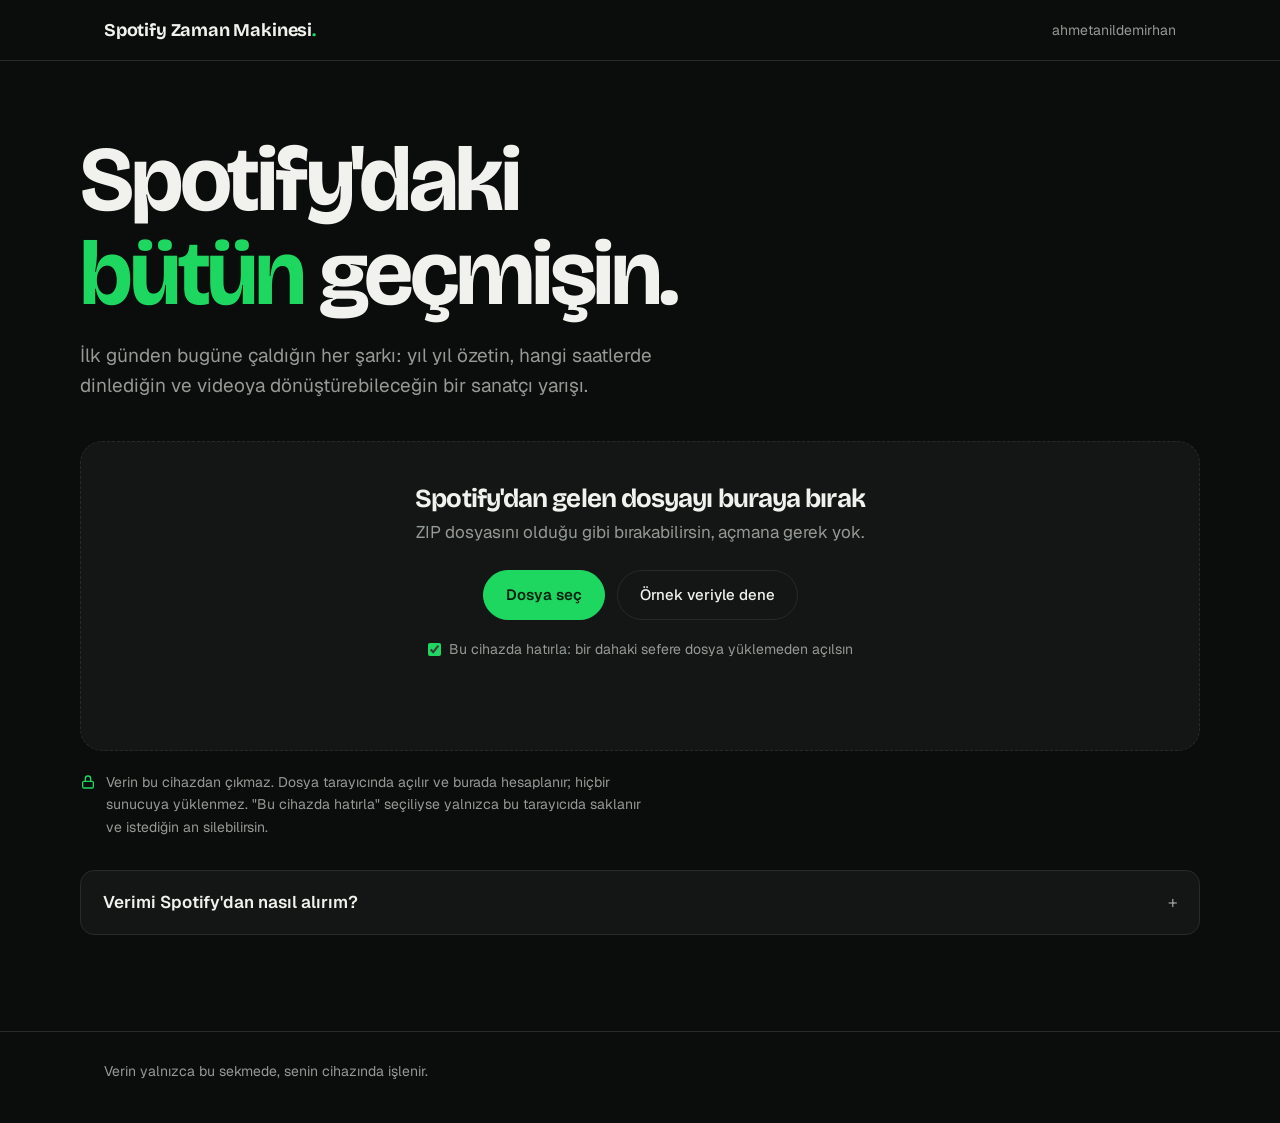
<file: spotify/index.html>
<!doctype html>
<html lang="tr">
<head>
  <meta charset="utf-8">
  <meta name="viewport" content="width=device-width, initial-scale=1">
  <title>Spotify Zaman Makinesi</title>
  <meta name="description" content="Spotify'daki bütün dinleme geçmişini yükle: yıllara göre özetin, dinleme saatlerin ve videoya dönüştürülebilen sanatçı yarışın. Verin cihazından çıkmaz.">
  <meta name="robots" content="noindex">
  <meta name="theme-color" content="#0b0d0c">
  <link rel="preconnect" href="https://fonts.googleapis.com">
  <link rel="preconnect" href="https://fonts.gstatic.com" crossorigin>
  <link href="https://fonts.googleapis.com/css2?family=Bricolage+Grotesque:opsz,wght@12..96,500..800&family=Geist:wght@400;500;600&display=swap" rel="stylesheet">
  <link rel="stylesheet" href="app.css?v=20261009b">
</head>
<body>

<header class="top">
  <div class="wrap">
    <a class="logo" href="./">Spotify Zaman Makinesi<span>.</span></a>
    <a class="top-link" href="../">ahmetanildemirhan</a>
  </div>
</header>

<main>
  <!-- Upload -->
  <div id="upload" class="wrap intro">
    <h1 class="display">Spotify'daki <em>bütün</em> geçmişin.</h1>
    <p class="lead">İlk günden bugüne çaldığın her şarkı: yıl yıl özetin, hangi saatlerde dinlediğin ve videoya dönüştürebileceğin bir sanatçı yarışı.</p>

    <div class="drop" id="drop">
      <h2 class="display">Spotify'dan gelen dosyayı buraya bırak</h2>
      <p>ZIP dosyasını olduğu gibi bırakabilirsin, açmana gerek yok.</p>
      <div class="actions">
        <button class="btn primary" id="pick">Dosya seç</button>
        <button class="btn" id="demo">Örnek veriyle dene</button>
      </div>
      <input type="file" id="file" accept=".zip,.json,application/zip,application/json" multiple hidden>
      <label class="remember"><input type="checkbox" id="remember" checked> Bu cihazda hatırla: bir dahaki sefere dosya yüklemeden açılsın</label>
      <div class="status" id="status" role="status"></div>
    </div>

    <p class="privacy">
      <svg width="16" height="16" viewBox="0 0 24 24" fill="none" stroke="currentColor" stroke-width="2" aria-hidden="true"><rect x="4" y="11" width="16" height="10" rx="2"/><path d="M8 11V7a4 4 0 0 1 8 0v4"/></svg>
      <span>Verin bu cihazdan çıkmaz. Dosya tarayıcında açılır ve burada hesaplanır; hiçbir sunucuya yüklenmez. "Bu cihazda hatırla" seçiliyse yalnızca bu tarayıcıda saklanır ve istediğin an silebilirsin.</span>
    </p>

    <details class="howto">
      <summary>Verimi Spotify'dan nasıl alırım?</summary>
      <ol>
        <li>Bilgisayardan <strong>spotify.com/account/privacy</strong> adresine gir ve giriş yap.</li>
        <li>Aşağı in, <strong>"Extended streaming history"</strong> (Genişletilmiş dinleme geçmişi) kutusunu işaretle. "Account data" sadece son bir yılı verir.</li>
        <li><strong>Request data</strong> butonuna bas ve Spotify'ın gönderdiği onay e-postasındaki linke tıkla.</li>
        <li>Birkaç gün içinde (en geç 30 gün) indirme linki e-postayla gelir. İndirdiğin <strong>my_spotify_data.zip</strong> dosyasını buraya bırak.</li>
      </ol>
    </details>
  </div>

  <!-- Results -->
  <div id="results" class="hidden">
    <div class="wrap">
      <div class="banner hidden" id="banner"></div>

      <section class="hero-res">
        <p class="since" id="since"></p>
        <p class="big display" id="bigHours"></p>
        <p class="sub" id="bigSub"></p>
        <div class="stats" id="stats"></div>
      </section>

      <section class="block" id="explore">
        <p class="eyebrow">Ara ve keşfet</p>
        <h2 class="display">Geçmişinin içinde ara.</h2>
        <p class="intro-text">Bir şarkı, sanatçı ya da albüm yaz; yıla, aya, saate, cihaza ve daha fazlasına göre süz. Filtreleri birlikte kullanabilirsin. Listelerdeki bir isme dokunarak da arayabilirsin.</p>
        <div class="x-box">
          <div class="x-filters">
            <input type="search" id="xq" placeholder="Şarkı, sanatçı ya da albüm ara…" aria-label="Ara" autocomplete="off">
            <label>Nerede
              <select id="xField">
                <option value="all">Her yerde</option>
                <option value="track">Şarkı adında</option>
                <option value="artist">Sanatçıda</option>
                <option value="album">Albümde</option>
              </select>
            </label>
            <label>Başlangıç <input type="date" id="xFrom"></label>
            <label>Bitiş <input type="date" id="xTo"></label>
          </div>
          <div class="x-chips">
            <button type="button" class="chip" id="xToday" aria-pressed="false">Geçmiş yıllarda bugün</button>
            <button type="button" class="chip" id="xFirsts" aria-pressed="false">Sadece ilk dinleyişler</button>
            <label class="chip check"><input type="checkbox" id="xShort"> 30 saniyeden kısa çalmaları da göster</label>
            <button type="button" class="chip ghost" id="xClear">Tüm filtreleri temizle</button>
          </div>
          <details class="x-panel">
            <summary>Daha fazla filtre <span id="xMoreCount"></span></summary>
            <div class="x-groups">
              <div class="x-group wide"><h4>Yıl</h4><div class="chips" id="fYear"></div></div>
              <div class="x-group wide"><h4>Ay</h4><div class="chips" id="fMonth"></div></div>
              <div class="x-group"><h4>Haftanın günü</h4><div class="chips" id="fDay"></div></div>
              <div class="x-group"><h4>Saat aralığı</h4>
                <div class="x-row"><select id="fHourFrom" aria-label="Başlangıç saati"></select><span>–</span><select id="fHourTo" aria-label="Bitiş saati"></select></div>
                <p class="hint">Gece yarısını geçebilir: 22:00 – 04:59 gibi.</p>
              </div>
              <div class="x-group"><h4>Cihaz</h4><div class="chips" id="fDevice"></div></div>
              <div class="x-group"><h4>Şarkı nasıl başladı</h4><div class="chips" id="fStart"></div></div>
              <div class="x-group"><h4>Şarkı nasıl bitti</h4><div class="chips" id="fEnd"></div></div>
              <div class="x-group"><h4>Çalma şekli</h4>
                <label class="x-sel">Karışık çalma <select id="fShuffle"><option value="">Hepsi</option><option value="1">Açık</option><option value="0">Kapalı</option></select></label>
                <label class="x-sel">Çevrimdışı <select id="fOffline"><option value="">Hepsi</option><option value="1">Evet</option><option value="0">Hayır</option></select></label>
                <label class="x-sel">Gizli oturum <select id="fIncognito"><option value="">Hepsi</option><option value="1">Evet</option><option value="0">Hayır</option></select></label>
              </div>
              <div class="x-group"><h4>Şarkıyı toplamda kaç kez dinlemişim</h4>
                <select id="fCount" aria-label="Toplam dinlenme sayısı"></select>
                <p class="hint">"Sadece 1 kez" bir kere dinleyip bir daha açmadıklarını bulur.</p>
              </div>
            </div>
          </details>
          <div class="x-stats" id="xStats"></div>
          <div class="x-chart" id="xChart"></div>
          <div class="x-tops">
            <div><h3>Sanatçılar</h3><ol class="rank" id="xArtists"></ol></div>
            <div><h3>Şarkılar</h3><ol class="rank" id="xTracks"></ol></div>
          </div>
          <div class="x-head">
            <button type="button" class="chip" id="xCsv">Sonuçları Excel'e aktar (CSV)</button>
          </div>
        </div>
      </section>

      <section class="block" id="race">
        <p class="eyebrow">Sanatçı yarışı</p>
        <h2 class="display">Kim, ne zaman öne geçti?</h2>
        <p class="intro-text">En çok dinlediğin sanatçılar ay ay yarışıyor. Formatı seç, oynat, beğenirsen video olarak indir.</p>
        <div class="race-box">
          <div class="race-stage"><canvas id="raceCanvas" width="1920" height="1080" aria-label="Sanatçı yarışı animasyonu"></canvas></div>
          <div class="scrub">
            <button class="btn primary" id="play" style="padding:10px 18px">Oynat</button>
            <input type="range" id="scrub" min="0" max="1" step="0.01" value="0" aria-label="Zaman">
            <span class="when" id="when"></span>
          </div>
          <div class="race-controls">
            <label>Ölçü
              <select id="mode">
                <option value="total">Toplam (ilk günden beri)</option>
                <option value="window">Son 12 ay</option>
              </select>
            </label>
            <label>Format
              <select id="ratio">
                <option value="16:9">Yatay 16:9 (YouTube)</option>
                <option value="9:16">Dikey 9:16 (Reels, TikTok)</option>
                <option value="1:1">Kare 1:1</option>
              </select>
            </label>
            <label>Hız
              <select id="speed">
                <option value="2.5">Yavaş</option>
                <option value="4" selected>Normal</option>
                <option value="7">Hızlı</option>
              </select>
            </label>
            <span class="grow"></span>
            <button class="btn" id="record">Video olarak indir</button>
          </div>
          <p class="rec-note" id="recNote"></p>
        </div>
      </section>

      <section class="block" id="yearsSec">
        <p class="eyebrow">Yıl yıl</p>
        <h2 class="display">Her yılın kendi şarkısı var.</h2>
        <p class="intro-text">Yıllara göre toplam dinleme süren. Bir yıla dokunursan o yılın özetine gidersin.</p>
        <div class="year-bars" id="yearBars"></div>
        <div class="years" id="years"></div>
      </section>

      <section class="block">
        <p class="eyebrow">Tüm zamanlar</p>
        <h2 class="display">Hiç eskimeyenler.</h2>
        <div class="tabs" role="tablist">
          <button role="tab" aria-selected="true" data-tab="artists">Sanatçılar</button>
          <button role="tab" aria-selected="false" data-tab="tracks">Şarkılar</button>
        </div>
        <div class="alltime"><ol class="rank" id="allTime"></ol></div>
      </section>

      <section class="block">
        <p class="eyebrow">Dinleme saatlerin</p>
        <h2 class="display" id="clockTitle">Ne zaman dinliyorsun?</h2>
        <p class="intro-text">Haftanın günü ve saate göre toplam dinleme. Renk ne kadar koyuysa o saatte o kadar çok dinlemişsin.</p>
        <div class="heat-wrap">
          <div class="heat" id="heat"></div>
          <div class="heat-facts" id="heatFacts"></div>
        </div>
      </section>
    </div>
  </div>
</main>

<footer>
  <div class="wrap">
    <span>Verin yalnızca bu sekmede, senin cihazında işlenir.</span>
    <button class="btn hidden" id="reset" style="padding:8px 16px">Başka bir dosya yükle</button>
  </div>
</footer>

<script src="app.js?v=20261009b"></script>
</body>
</html>
</file>
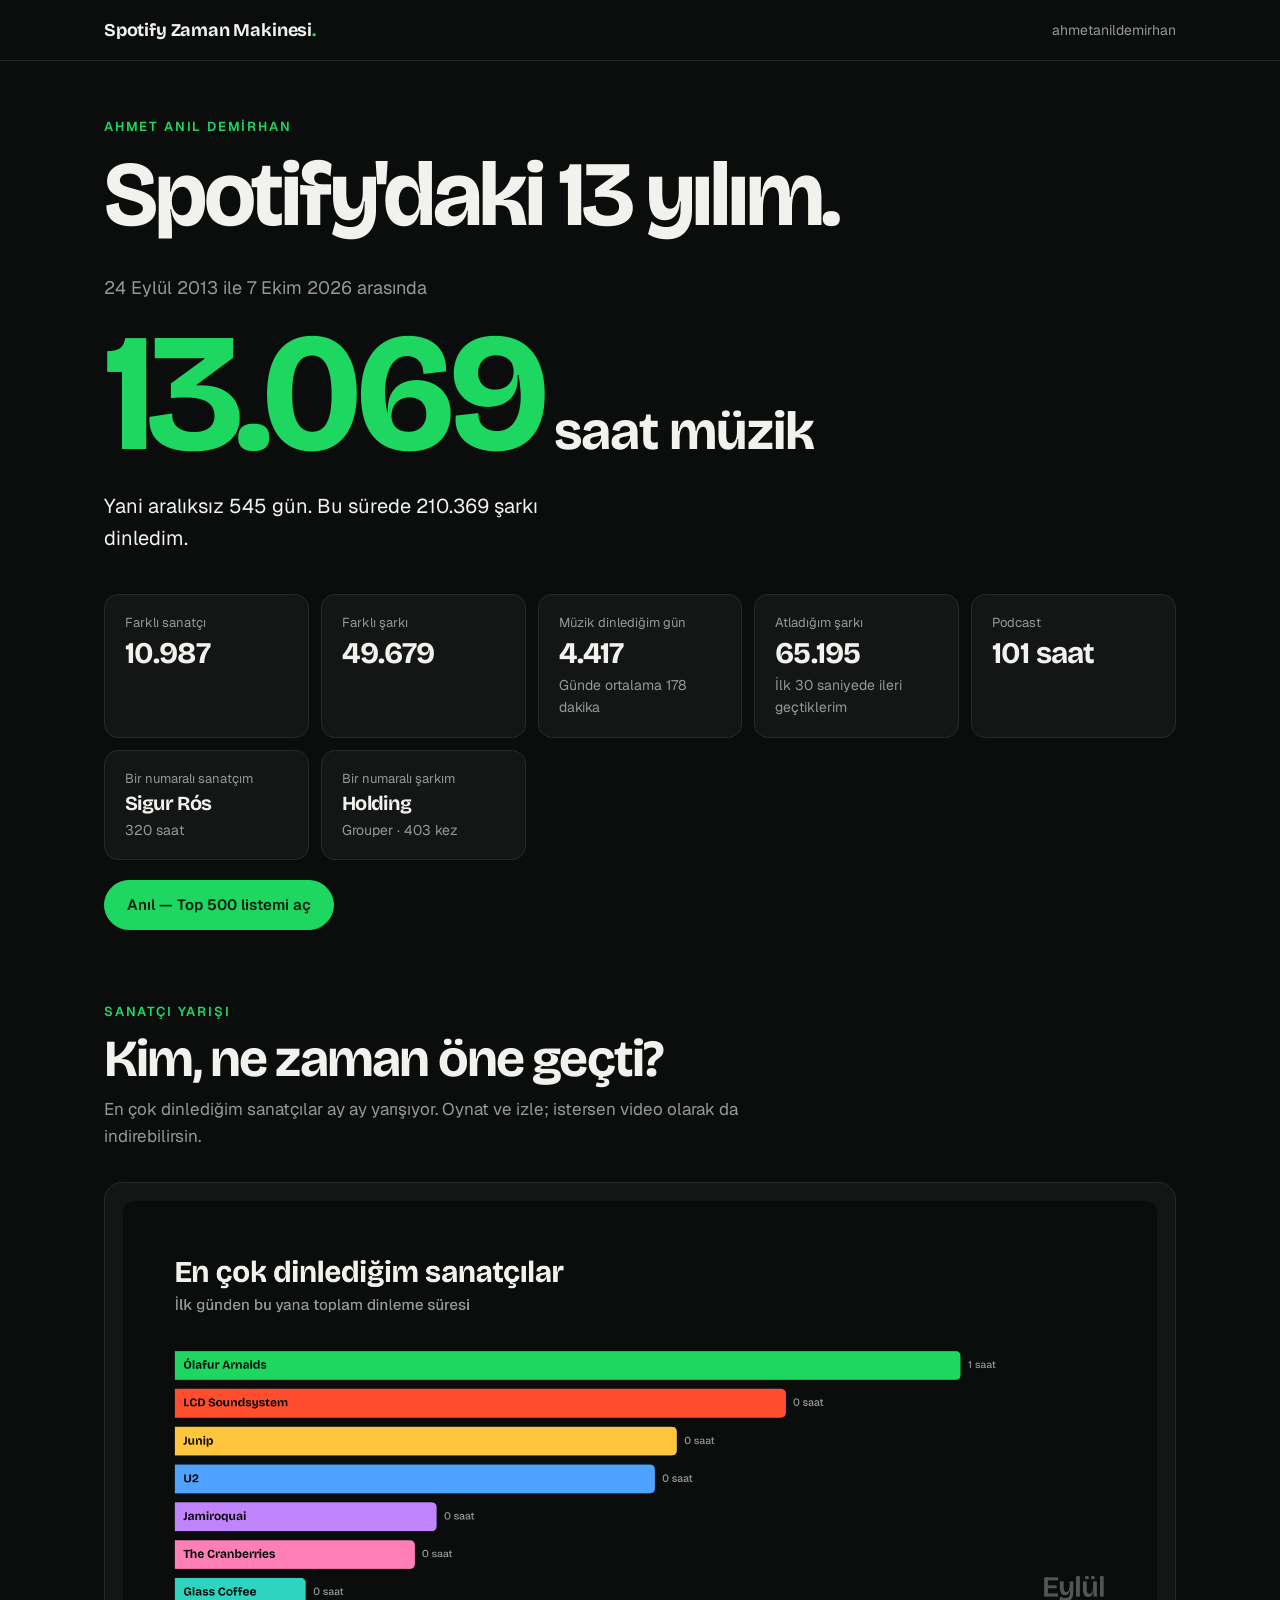
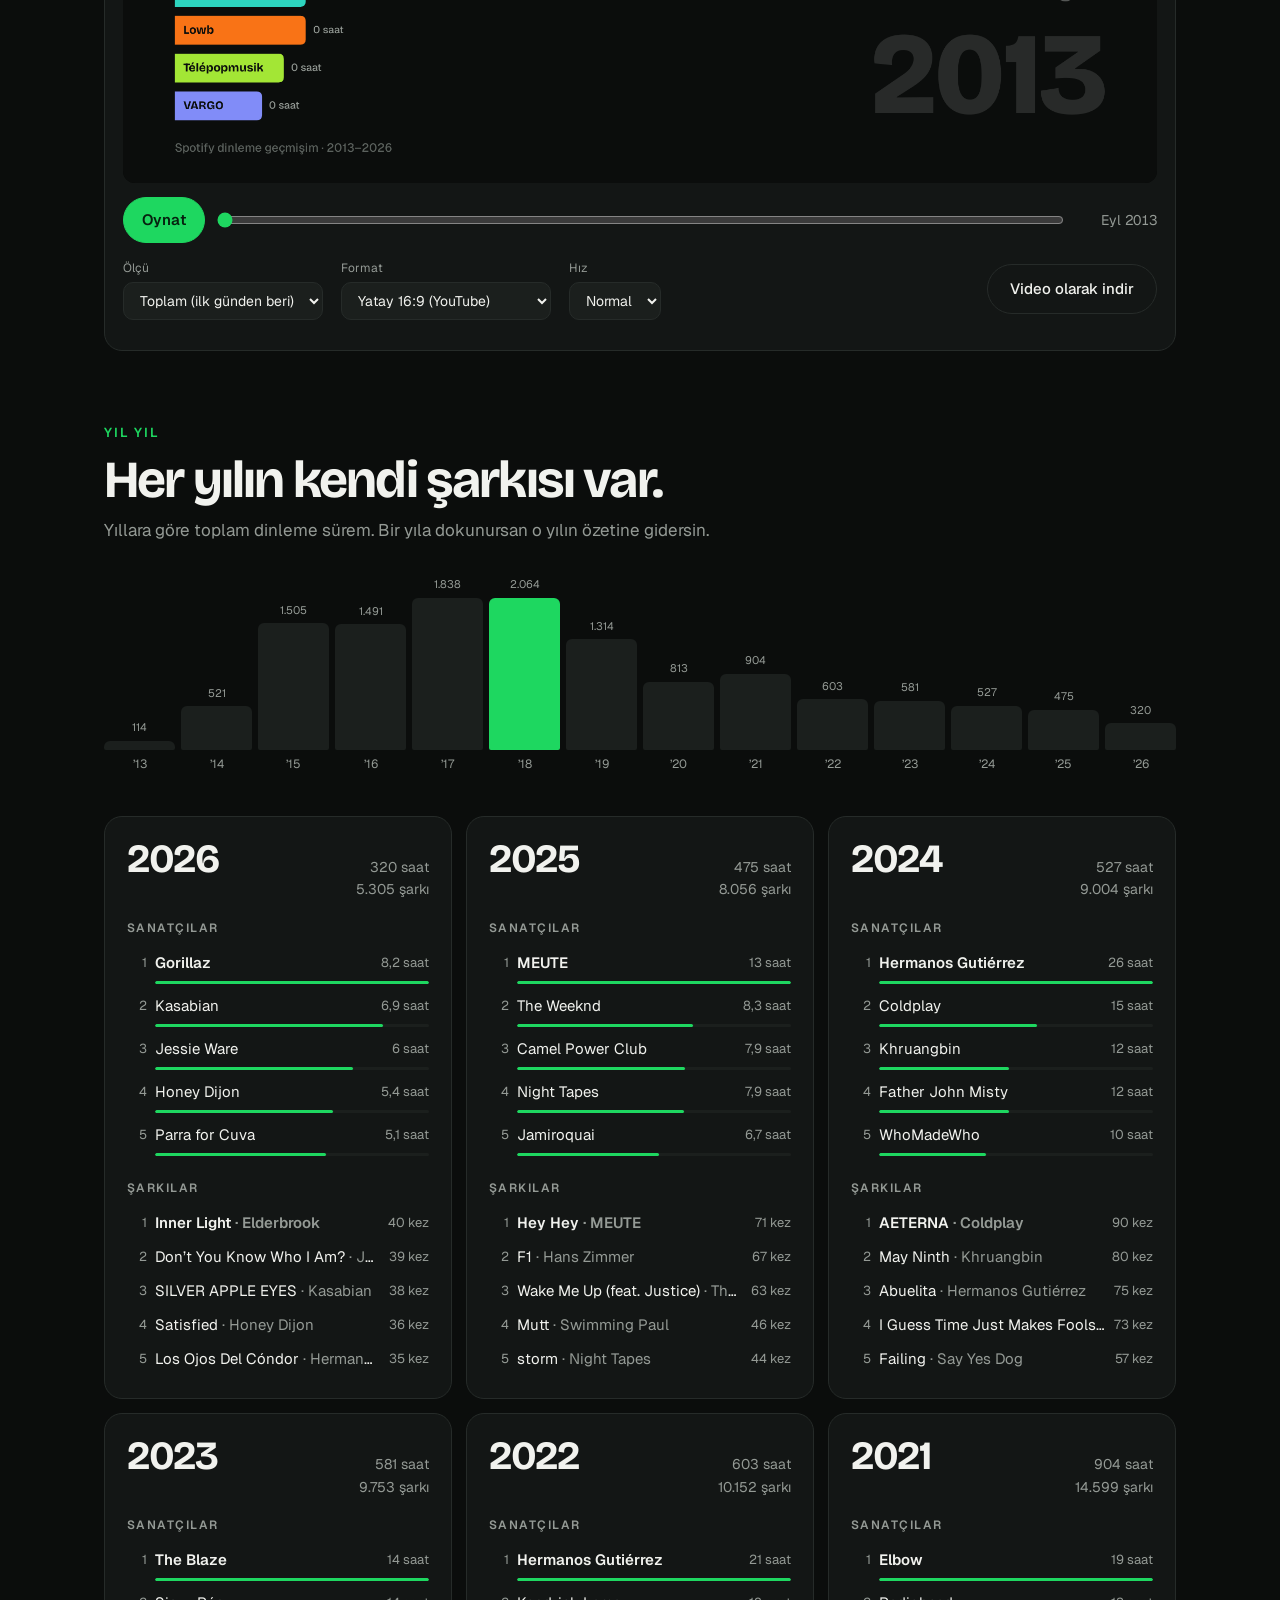
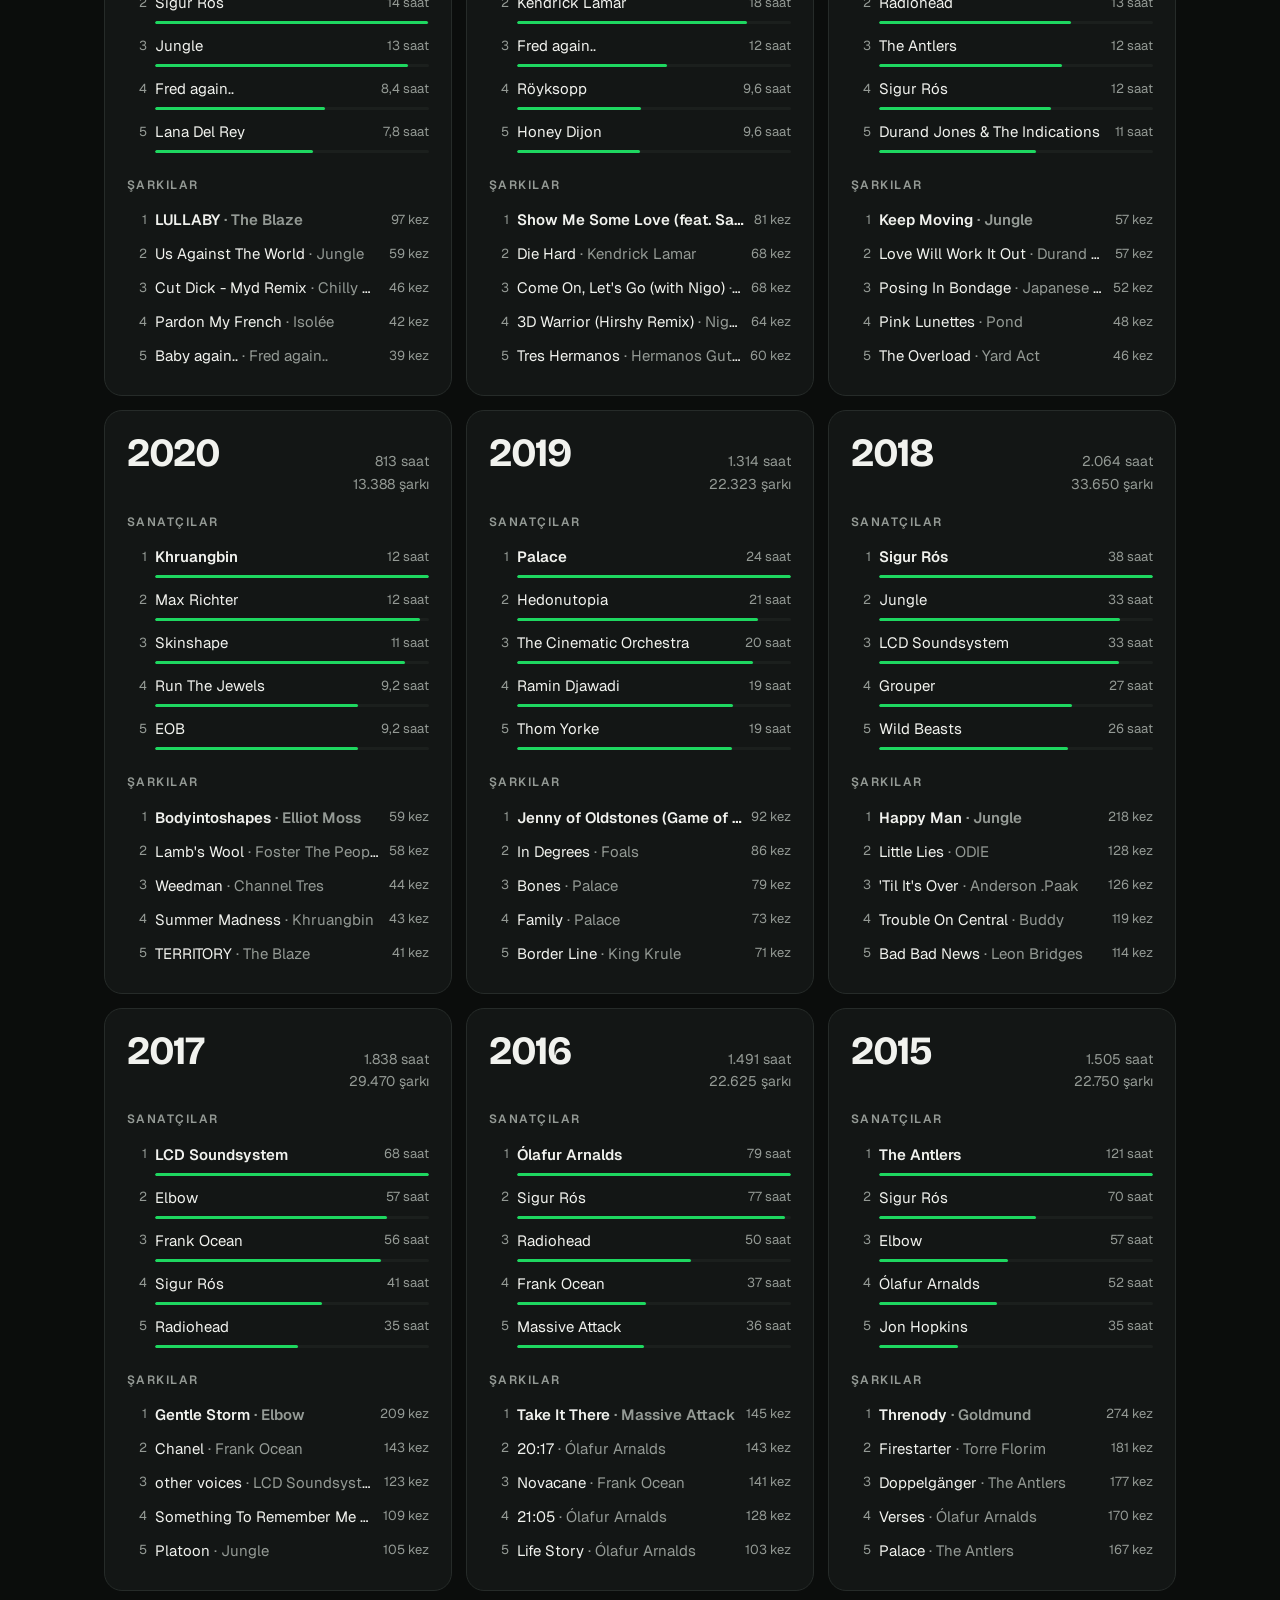
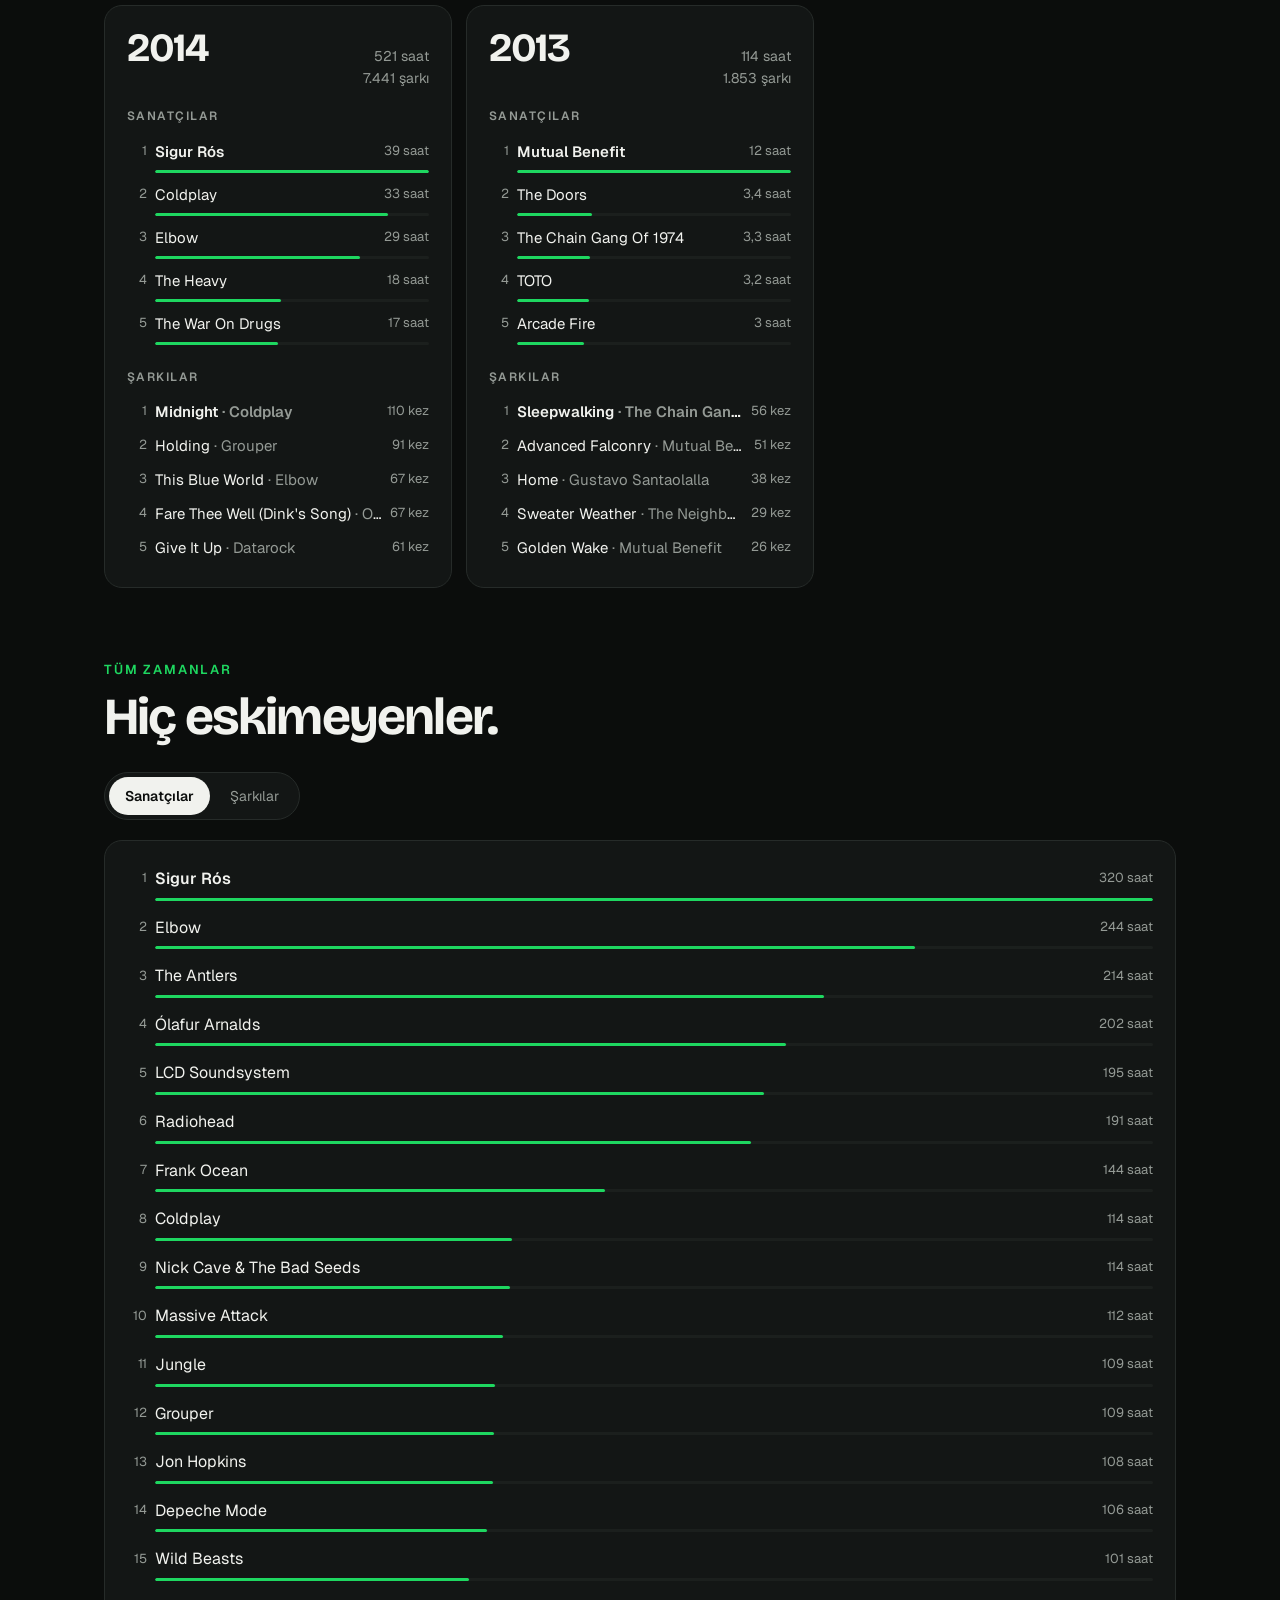
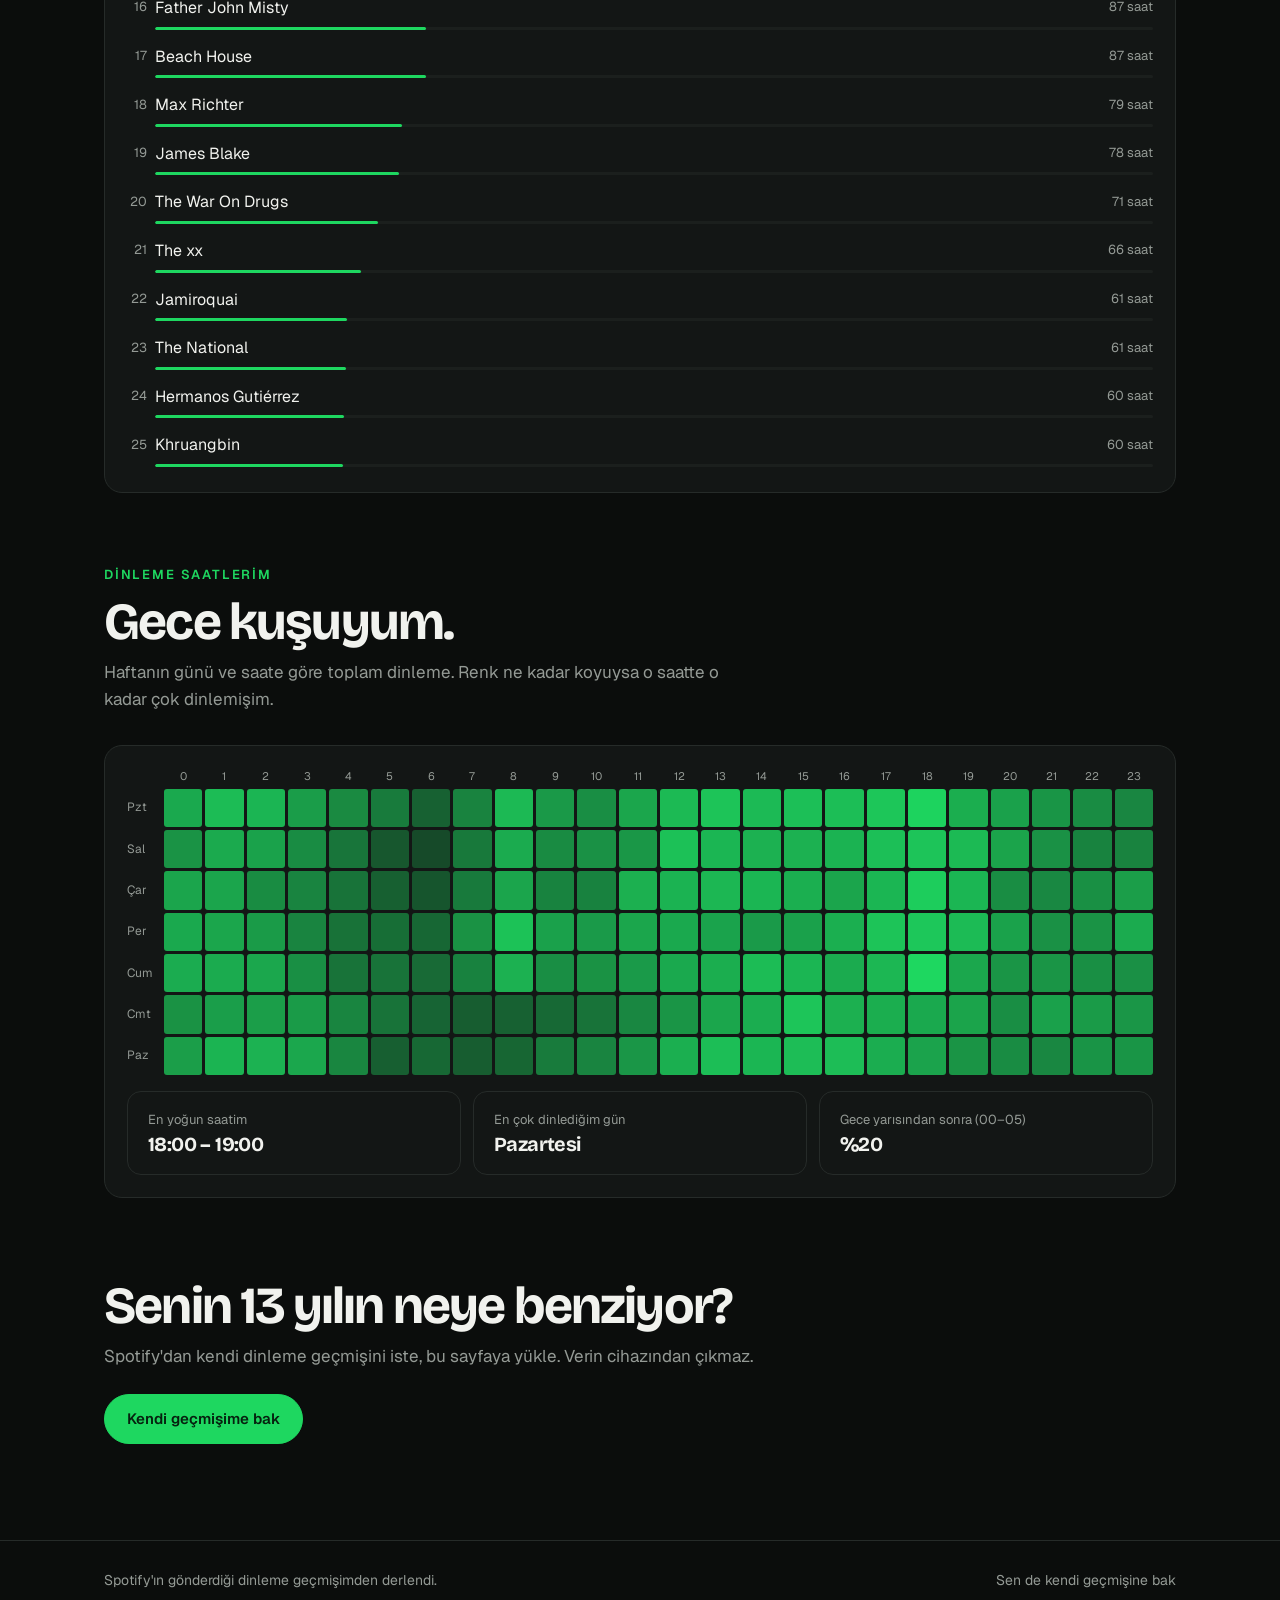
<file: spotify/ahmet/index.html>
<!doctype html>
<html lang="tr">
<head>
  <meta charset="utf-8">
  <meta name="viewport" content="width=device-width, initial-scale=1">
  <title>Spotify'daki 13 yılım — Ahmet Anıl Demirhan</title>
  <meta name="description" content="2013'ten bu yana Spotify'da dinlediğim her şey: yıl yıl favorilerim, en çok dinlediğim sanatçılar ve 13 yıllık sanatçı yarışı.">
  <meta name="robots" content="noindex">
  <meta property="og:type" content="website">
  <meta property="og:title" content="Spotify'daki 13 yılım">
  <meta property="og:description" content="13.069 saat müzik, 210 bin şarkı. Yıl yıl favorilerim ve sanatçı yarışı.">
  <meta name="theme-color" content="#0b0d0c">
  <link rel="preconnect" href="https://fonts.googleapis.com">
  <link rel="preconnect" href="https://fonts.gstatic.com" crossorigin>
  <link href="https://fonts.googleapis.com/css2?family=Bricolage+Grotesque:opsz,wght@12..96,500..800&family=Geist:wght@400;500;600&display=swap" rel="stylesheet">
  <link rel="stylesheet" href="../app.css?v=20261009b">
</head>
<body>

<header class="top">
  <div class="wrap">
    <a class="logo" href="../">Spotify Zaman Makinesi<span>.</span></a>
    <a class="top-link" href="../../">ahmetanildemirhan</a>
  </div>
</header>

<main>
  <p class="wrap loading" id="loading">Yükleniyor…</p>

  <!-- Results -->
  <div id="results" class="hidden">
    <div class="wrap">
      <section class="owner">
        <p class="eyebrow">Ahmet Anıl Demirhan</p>
        <h1 class="display">Spotify'daki 13 yılım.</h1>
      </section>

      <section class="hero-res">
        <p class="since" id="since"></p>
        <p class="big display" id="bigHours"></p>
        <p class="sub" id="bigSub"></p>
        <div class="stats" id="stats"></div>
        <a class="btn primary top500-link" href="top-500/">Anıl — Top 500 listemi aç</a>
      </section>

      <section class="block" id="race">
        <p class="eyebrow">Sanatçı yarışı</p>
        <h2 class="display">Kim, ne zaman öne geçti?</h2>
        <p class="intro-text">En çok dinlediğim sanatçılar ay ay yarışıyor. Oynat ve izle; istersen video olarak da indirebilirsin.</p>
        <div class="race-box">
          <div class="race-stage"><canvas id="raceCanvas" width="1920" height="1080" aria-label="Sanatçı yarışı animasyonu"></canvas></div>
          <div class="scrub">
            <button class="btn primary" id="play" style="padding:10px 18px">Oynat</button>
            <input type="range" id="scrub" min="0" max="1" step="0.01" value="0" aria-label="Zaman">
            <span class="when" id="when"></span>
          </div>
          <div class="race-controls">
            <label>Ölçü
              <select id="mode">
                <option value="total">Toplam (ilk günden beri)</option>
                <option value="window">Son 12 ay</option>
              </select>
            </label>
            <label>Format
              <select id="ratio">
                <option value="16:9">Yatay 16:9 (YouTube)</option>
                <option value="9:16">Dikey 9:16 (Reels, TikTok)</option>
                <option value="1:1">Kare 1:1</option>
              </select>
            </label>
            <label>Hız
              <select id="speed">
                <option value="2.5">Yavaş</option>
                <option value="4" selected>Normal</option>
                <option value="7">Hızlı</option>
              </select>
            </label>
            <span class="grow"></span>
            <button class="btn" id="record">Video olarak indir</button>
          </div>
          <p class="rec-note" id="recNote"></p>
        </div>
      </section>

      <section class="block" id="yearsSec">
        <p class="eyebrow">Yıl yıl</p>
        <h2 class="display">Her yılın kendi şarkısı var.</h2>
        <p class="intro-text">Yıllara göre toplam dinleme sürem. Bir yıla dokunursan o yılın özetine gidersin.</p>
        <div class="year-bars" id="yearBars"></div>
        <div class="years" id="years"></div>
      </section>

      <section class="block">
        <p class="eyebrow">Tüm zamanlar</p>
        <h2 class="display">Hiç eskimeyenler.</h2>
        <div class="tabs" role="tablist">
          <button role="tab" aria-selected="true" data-tab="artists">Sanatçılar</button>
          <button role="tab" aria-selected="false" data-tab="tracks">Şarkılar</button>
        </div>
        <div class="alltime"><ol class="rank" id="allTime"></ol></div>
      </section>

      <section class="block">
        <p class="eyebrow">Dinleme saatlerim</p>
        <h2 class="display" id="clockTitle">Ne zaman dinliyorum?</h2>
        <p class="intro-text">Haftanın günü ve saate göre toplam dinleme. Renk ne kadar koyuysa o saatte o kadar çok dinlemişim.</p>
        <div class="heat-wrap">
          <div class="heat" id="heat"></div>
          <div class="heat-facts" id="heatFacts"></div>
        </div>
      </section>
      <section class="block cta">
        <h2 class="display">Senin 13 yılın neye benziyor?</h2>
        <p class="intro-text">Spotify'dan kendi dinleme geçmişini iste, bu sayfaya yükle. Verin cihazından çıkmaz.</p>
        <a class="btn primary" href="../">Kendi geçmişime bak</a>
      </section>
    </div>
  </div>
</main>

<footer>
  <div class="wrap">
    <span>Spotify'ın gönderdiği dinleme geçmişimden derlendi.</span>
    <a class="top-link" href="../">Sen de kendi geçmişine bak</a>
  </div>
</footer>

<script>window.SPOTIFY = { data: "data.json", voice: "me" };</script>
<script src="../app.js?v=20261009b"></script>
</body>
</html>
</file>
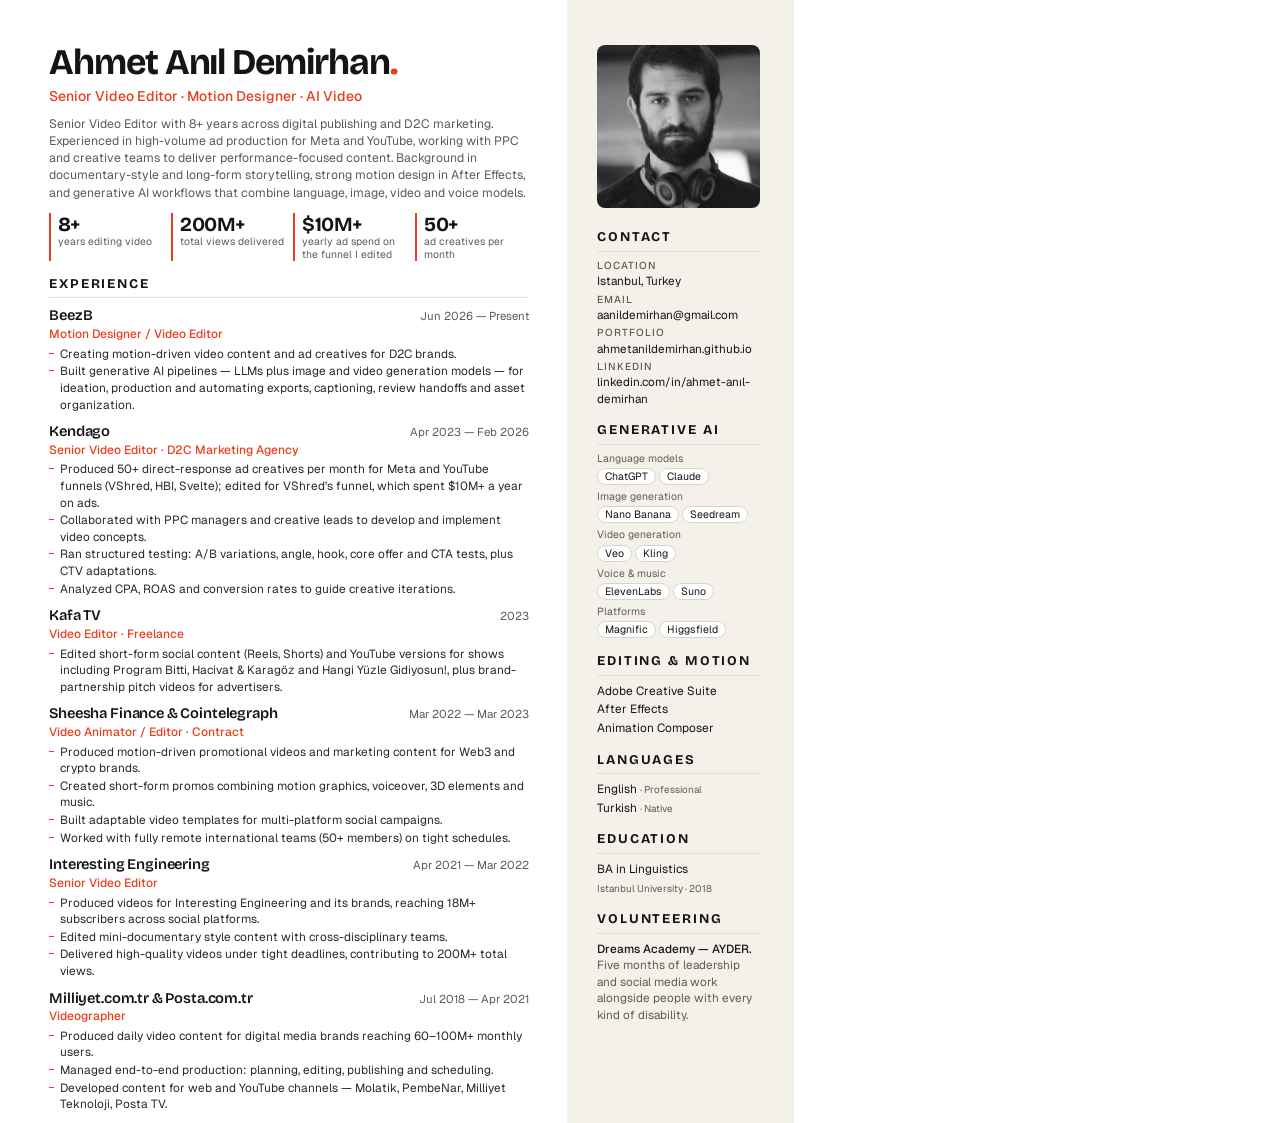
<file: cv/cv.html>
<!doctype html>
<html lang="en">
<head>
  <meta charset="utf-8">
  <title>Ahmet Anıl Demirhan — CV</title>
  <!-- Source for assets/Ahmet-Anil-Demirhan-CV.pdf (printed to A4 with Chromium). -->
  <link href="https://fonts.googleapis.com/css2?family=Bricolage+Grotesque:opsz,wght@12..96,500..800&family=Geist:wght@400;500;600&display=swap" rel="stylesheet">
  <style>
    @page { size: A4; margin: 0; }
    * { box-sizing: border-box; margin: 0; padding: 0; }
    :root { --text: #151515; --muted: #5f5b54; --line: #e3dfd6; --accent: #e8401f; --side: #f4f1ea; }
    body { font-family: Geist, system-ui, sans-serif; color: var(--text); font-size: 8.9pt; line-height: 1.4; -webkit-print-color-adjust: exact; print-color-adjust: exact; }
    .page { width: 210mm; height: 297mm; overflow: hidden; display: grid; grid-template-columns: 1fr 60mm; }
    main { padding: 12mm 10mm 10mm 13mm; }
    aside { background: var(--side); padding: 12mm 9mm 10mm 8mm; }
    h1 { font-family: "Bricolage Grotesque", sans-serif; font-weight: 700; font-size: 27pt; letter-spacing: -.03em; line-height: 1; }
    h1 span { color: var(--accent); }
    .title { margin-top: 6px; font-size: 10.5pt; font-weight: 500; color: var(--accent); }
    .summary { margin-top: 9px; color: var(--muted); font-size: 9.2pt; }
    h2 { font-family: "Bricolage Grotesque", sans-serif; font-weight: 700; font-size: 10pt; letter-spacing: .14em; text-transform: uppercase; margin: 14px 0 7px; padding-bottom: 4px; border-bottom: 1px solid var(--line); }
    aside h2:first-of-type { margin-top: 16px; }
    .job { margin-bottom: 8px; break-inside: avoid; }
    .job-head { display: flex; justify-content: space-between; gap: 10px; align-items: baseline; }
    .job h3 { font-family: "Bricolage Grotesque", sans-serif; font-weight: 600; font-size: 11pt; letter-spacing: -.01em; }
    .when { font-size: 8.6pt; color: var(--muted); white-space: nowrap; }
    .role { font-size: 9pt; color: var(--accent); font-weight: 500; margin: 0 0 3px; }
    ul { list-style: none; }
    .job li { position: relative; padding-left: 11px; margin-bottom: 1px; color: #2b2925; }
    .job li::before { content: ""; position: absolute; left: 0; top: 7px; width: 5px; height: 1px; background: var(--accent); }
    .photo { width: 100%; aspect-ratio: 1 / 1; object-fit: cover; object-position: center 30%; border-radius: 8px; filter: grayscale(1); }
    .contact li { margin-bottom: 3px; font-size: 8.8pt; word-break: break-word; }
    .contact b { display: block; font-size: 7.6pt; letter-spacing: .1em; text-transform: uppercase; color: var(--muted); font-weight: 500; }
    a { color: inherit; text-decoration: none; }
    .group { font-size: 7.8pt; color: var(--muted); margin: 5px 0 2px; }
    .chips { display: flex; flex-wrap: wrap; gap: 3px; }
    .chips span { font-size: 7.9pt; padding: 0 7px; border: 1px solid #d9d4c9; border-radius: 99px; background: #fff; }
    .plain li { margin-bottom: 2px; }
    .plain small { color: var(--muted); }
    .muted { color: var(--muted); font-size: 8.8pt; }
    .stats { display: grid; grid-template-columns: repeat(4, 1fr); gap: 8px; margin-top: 11px; }
    .stats div { border-left: 2px solid var(--accent); padding-left: 7px; }
    .stats b { display: block; font-family: "Bricolage Grotesque", sans-serif; font-weight: 700; font-size: 15pt; letter-spacing: -.02em; line-height: 1.1; }
    .stats span { font-size: 7.8pt; color: var(--muted); line-height: 1.25; display: block; }
  </style>
</head>
<body>
<div class="page">
  <main>
    <h1>Ahmet Anıl Demirhan<span>.</span></h1>
    <div class="title">Senior Video Editor · Motion Designer · AI Video</div>
    <p class="summary">
      Senior Video Editor with 8+ years across digital publishing and D2C marketing. Experienced in
      high-volume ad production for Meta and YouTube, working with PPC and creative teams to deliver
      performance-focused content. Background in documentary-style and long-form storytelling, strong
      motion design in After Effects, and generative AI workflows that combine language, image, video
      and voice models.
    </p>
    <div class="stats">
      <div><b>8+</b><span>years editing video</span></div>
      <div><b>200M+</b><span>total views delivered</span></div>
      <div><b>$10M+</b><span>yearly ad spend on the funnel I edited</span></div>
      <div><b>50+</b><span>ad creatives per month</span></div>
    </div>

    <h2>Experience</h2>
    <div class="job">
      <div class="job-head"><h3>BeezB</h3><span class="when">Jun 2026 — Present</span></div>
      <div class="role">Motion Designer / Video Editor</div>
      <ul>
        <li>Creating motion-driven video content and ad creatives for D2C brands.</li>
        <li>Built generative AI pipelines — LLMs plus image and video generation models — for ideation, production and automating exports, captioning, review handoffs and asset organization.</li>
      </ul>
    </div>
    <div class="job">
      <div class="job-head"><h3>Kendago</h3><span class="when">Apr 2023 — Feb 2026</span></div>
      <div class="role">Senior Video Editor · D2C Marketing Agency</div>
      <ul>
        <li>Produced 50+ direct-response ad creatives per month for Meta and YouTube funnels (VShred, HBI, Svelte); edited for VShred's funnel, which spent $10M+ a year on ads.</li>
        <li>Collaborated with PPC managers and creative leads to develop and implement video concepts.</li>
        <li>Ran structured testing: A/B variations, angle, hook, core offer and CTA tests, plus CTV adaptations.</li>
        <li>Analyzed CPA, ROAS and conversion rates to guide creative iterations.</li>
      </ul>
    </div>
    <div class="job">
      <div class="job-head"><h3>Kafa TV</h3><span class="when">2023</span></div>
      <div class="role">Video Editor · Freelance</div>
      <ul>
        <li>Edited short-form social content (Reels, Shorts) and YouTube versions for shows including Program Bitti, Hacivat &amp; Karagöz and Hangi Yüzle Gidiyosun!, plus brand-partnership pitch videos for advertisers.</li>
      </ul>
    </div>
    <div class="job">
      <div class="job-head"><h3>Sheesha Finance &amp; Cointelegraph</h3><span class="when">Mar 2022 — Mar 2023</span></div>
      <div class="role">Video Animator / Editor · Contract</div>
      <ul>
        <li>Produced motion-driven promotional videos and marketing content for Web3 and crypto brands.</li>
        <li>Created short-form promos combining motion graphics, voiceover, 3D elements and music.</li>
        <li>Built adaptable video templates for multi-platform social campaigns.</li>
        <li>Worked with fully remote international teams (50+ members) on tight schedules.</li>
      </ul>
    </div>
    <div class="job">
      <div class="job-head"><h3>Interesting Engineering</h3><span class="when">Apr 2021 — Mar 2022</span></div>
      <div class="role">Senior Video Editor</div>
      <ul>
        <li>Produced videos for Interesting Engineering and its brands, reaching 18M+ subscribers across social platforms.</li>
        <li>Edited mini-documentary style content with cross-disciplinary teams.</li>
        <li>Delivered high-quality videos under tight deadlines, contributing to 200M+ total views.</li>
      </ul>
    </div>
    <div class="job">
      <div class="job-head"><h3>Milliyet.com.tr &amp; Posta.com.tr</h3><span class="when">Jul 2018 — Apr 2021</span></div>
      <div class="role">Videographer</div>
      <ul>
        <li>Produced daily video content for digital media brands reaching 60–100M+ monthly users.</li>
        <li>Managed end-to-end production: planning, editing, publishing and scheduling.</li>
        <li>Developed content for web and YouTube channels — Molatik, PembeNar, Milliyet Teknoloji, Posta TV.</li>
      </ul>
    </div>
  </main>

  <aside>
    <img class="photo" src="../assets/ahmet.jpg" alt="">

    <h2>Contact</h2>
    <ul class="contact">
      <li><b>Location</b>Istanbul, Turkey</li>
      <li><b>Email</b><a href="mailto:aanildemirhan@gmail.com">aanildemirhan@gmail.com</a></li>
      <li><b>Portfolio</b><a href="https://ahmetanildemirhan.github.io">ahmetanildemirhan.github.io</a></li>
      <li><b>LinkedIn</b><a href="https://www.linkedin.com/in/ahmet-an%C4%B1l-demirhan/">linkedin.com/in/ahmet-anıl-demirhan</a></li>
    </ul>

    <h2>Generative AI</h2>
    <div class="group">Language models</div>
    <div class="chips"><span>ChatGPT</span><span>Claude</span></div>
    <div class="group">Image generation</div>
    <div class="chips"><span>Nano Banana</span><span>Seedream</span></div>
    <div class="group">Video generation</div>
    <div class="chips"><span>Veo</span><span>Kling</span></div>
    <div class="group">Voice &amp; music</div>
    <div class="chips"><span>ElevenLabs</span><span>Suno</span></div>
    <div class="group">Platforms</div>
    <div class="chips"><span>Magnific</span><span>Higgsfield</span></div>

    <h2>Editing &amp; Motion</h2>
    <ul class="plain">
      <li>Adobe Creative Suite</li>
      <li>After Effects</li>
      <li>Animation Composer</li>
    </ul>

    <h2>Languages</h2>
    <ul class="plain">
      <li>English <small>· Professional</small></li>
      <li>Turkish <small>· Native</small></li>
    </ul>

    <h2>Education</h2>
    <ul class="plain">
      <li>BA in Linguistics</li>
      <li><small>Istanbul University · 2018</small></li>
    </ul>

    <h2>Volunteering</h2>
    <p class="muted"><b style="color:var(--text);font-weight:500">Dreams Academy — AYDER.</b> Five months of leadership and social media work alongside people with every kind of disability.</p>
  </aside>
</div>
</body>
</html>
</file>
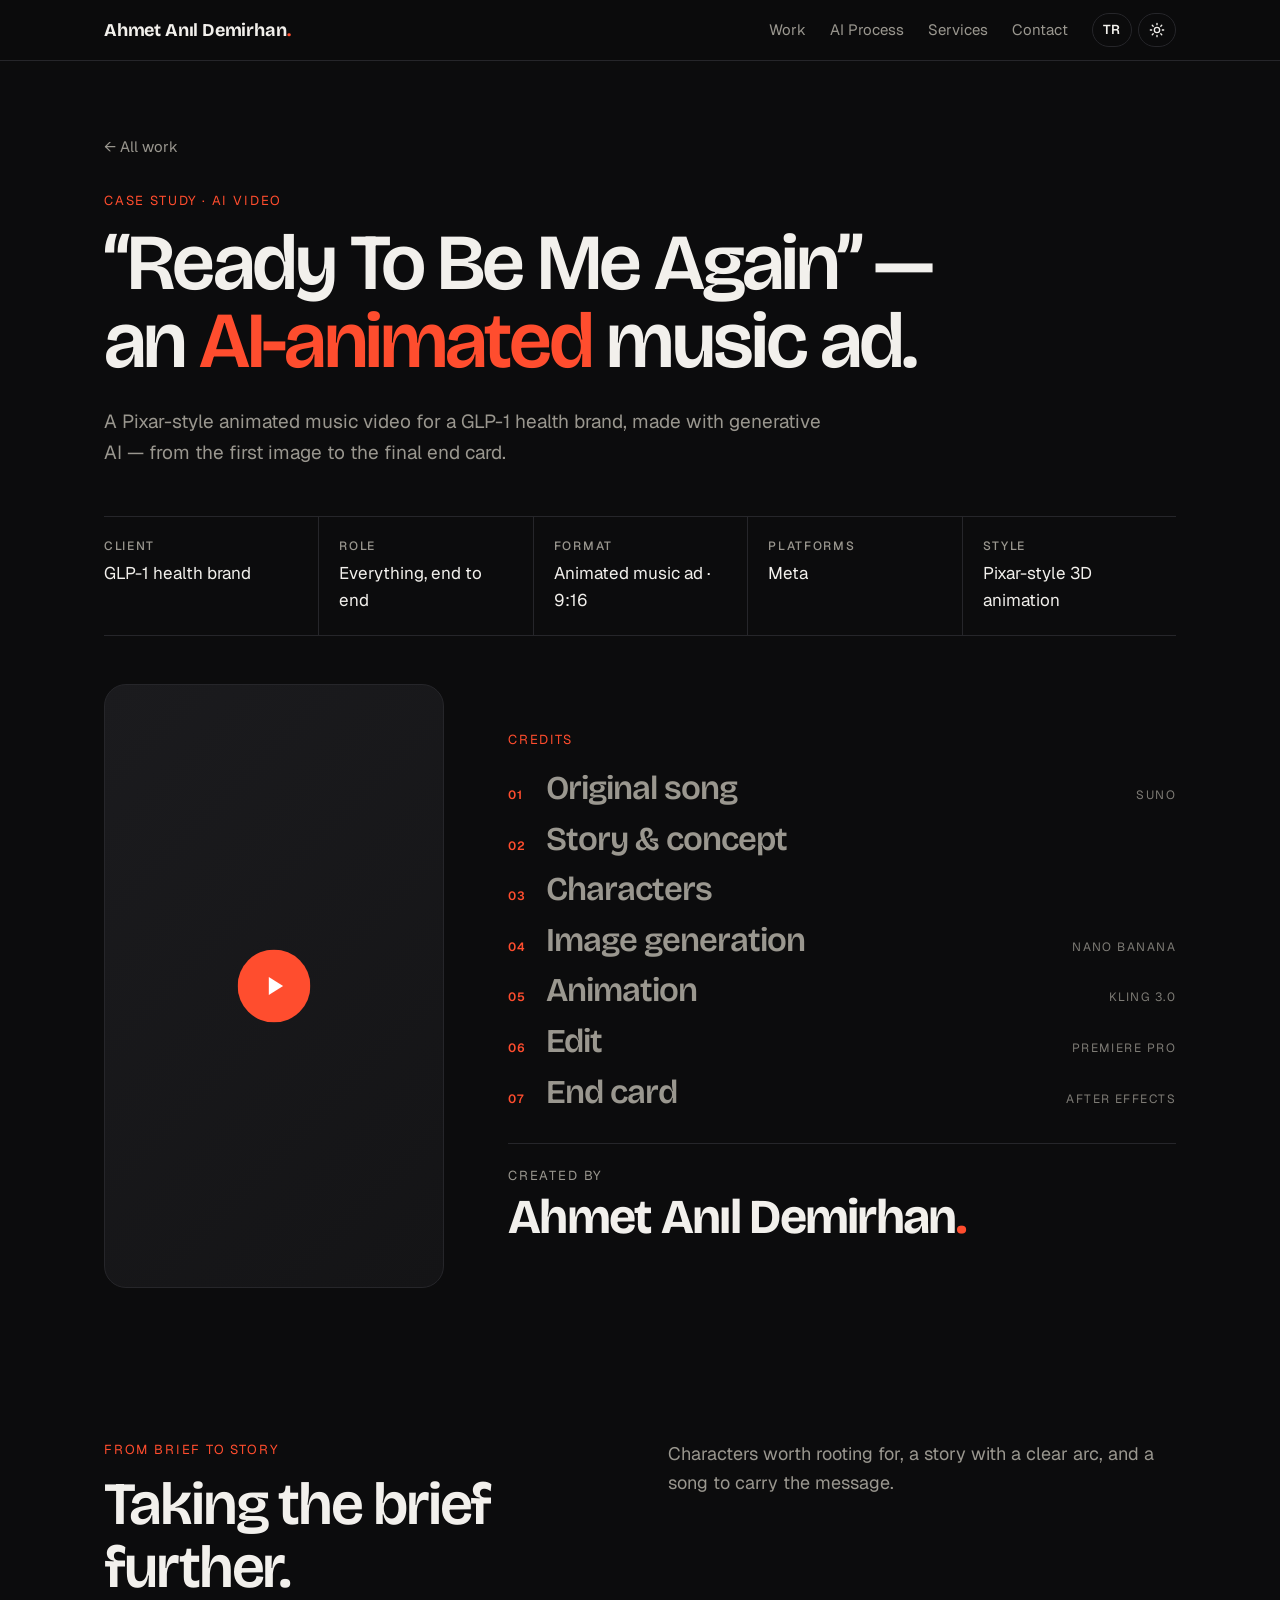
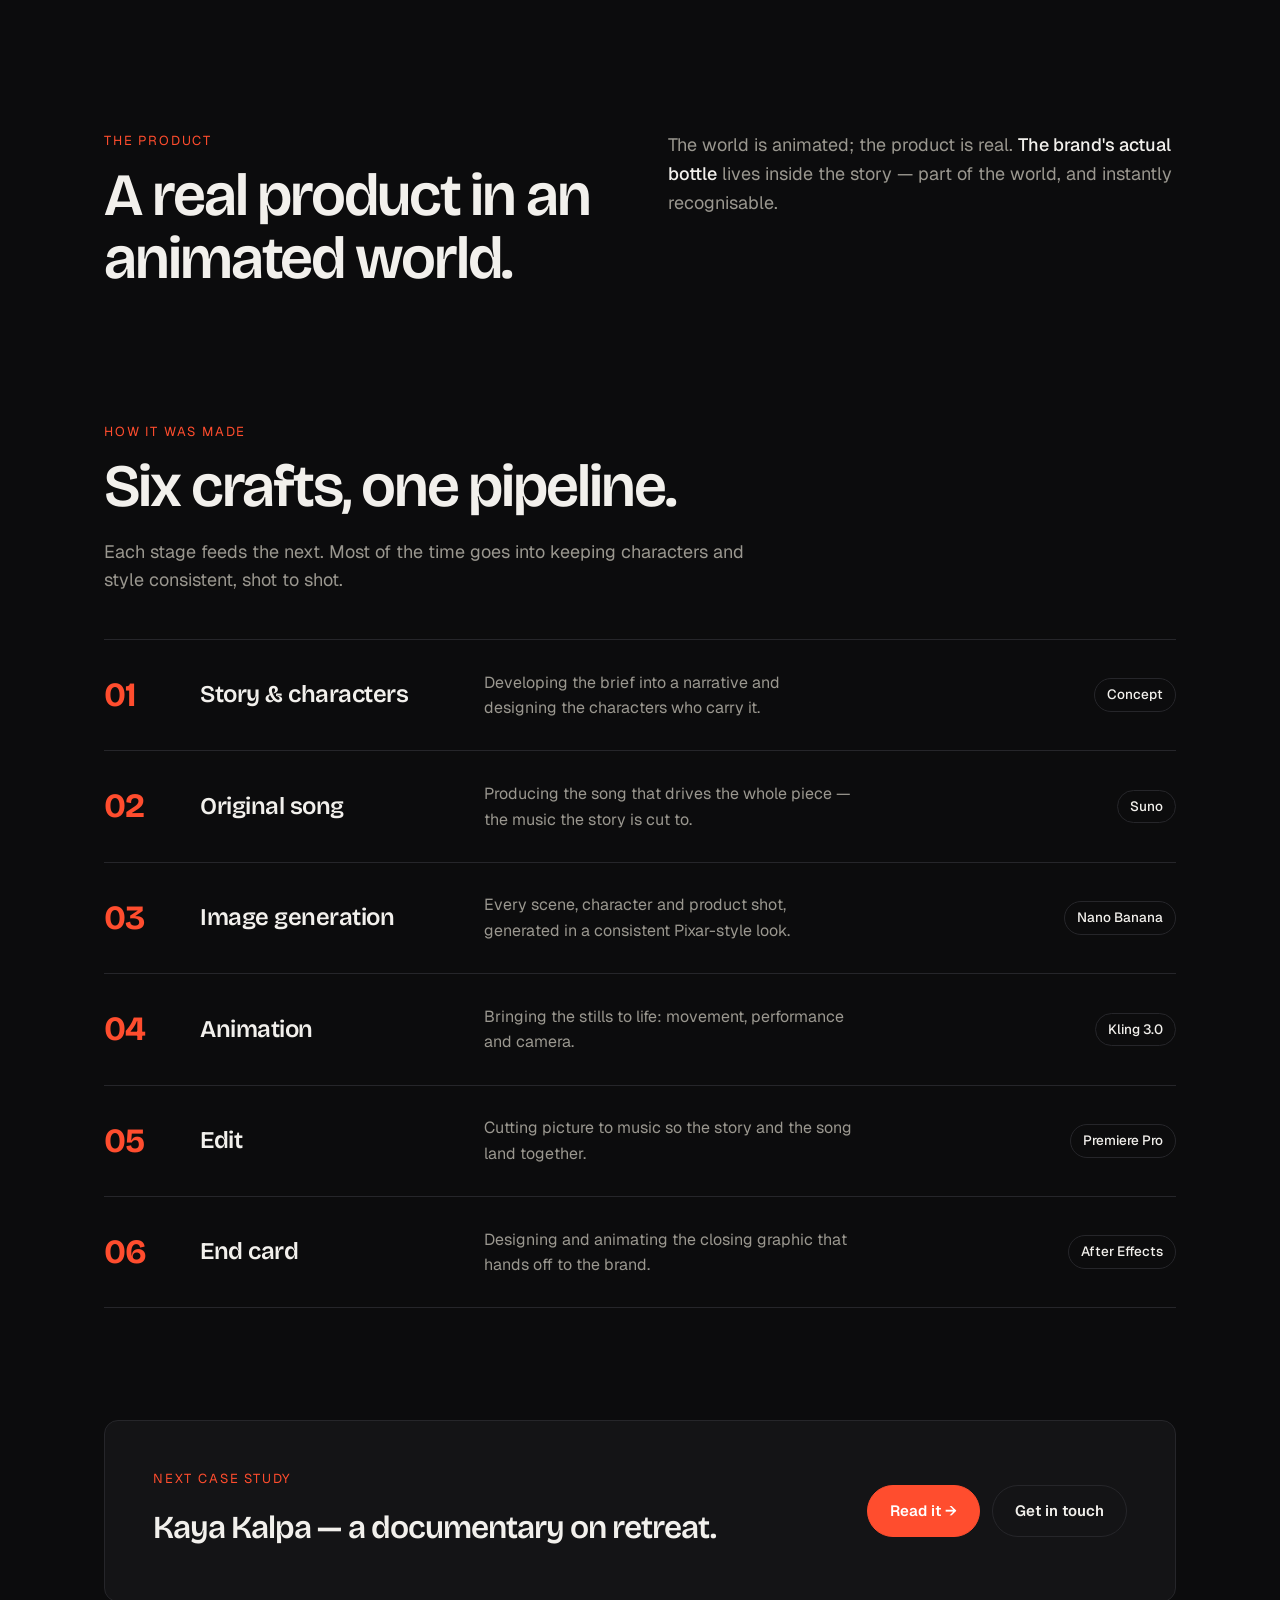
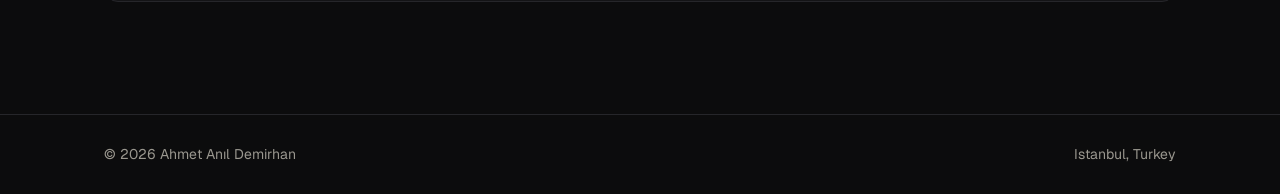
<file: work/ai-music-ad.html>
<!doctype html>
<html lang="en" data-theme="dark">
<head>
  <meta charset="utf-8">
  <meta name="viewport" content="width=device-width, initial-scale=1">
  <title>Ready To Be Me Again — AI music ad — Ahmet Anıl Demirhan</title>
  <meta name="description" content="Case study: a Pixar-style, AI-animated music ad for a GLP-1 health brand. Song, characters, story, animation, edit and end card by Ahmet Anıl Demirhan.">
  <link rel="canonical" href="https://ahmetanildemirhan.github.io/work/ai-music-ad.html">
  <meta property="og:type" content="article">
  <meta property="og:url" content="https://ahmetanildemirhan.github.io/work/ai-music-ad.html">
  <meta property="og:title" content="Ready To Be Me Again — an AI-animated music ad">
  <meta property="og:description" content="Case study by Ahmet Anıl Demirhan — every part made end to end with generative AI.">
  <meta property="og:image" content="https://ahmetanildemirhan.github.io/assets/og.png">
  <meta name="twitter:card" content="summary_large_image">
  <meta name="theme-color" content="#0c0c0d">
  <link rel="preconnect" href="https://fonts.googleapis.com">
  <link rel="preconnect" href="https://fonts.gstatic.com" crossorigin>
  <link href="https://fonts.googleapis.com/css2?family=Bricolage+Grotesque:opsz,wght@12..96,500..800&family=Geist:wght@400;500;600&display=swap" rel="stylesheet">
  <script>
    (function () {
      var d = document.documentElement;
      d.classList.add("js");
      try {
        var t = localStorage.getItem("theme");
        if (t === "light" || t === "dark") d.dataset.theme = t;
      } catch (e) {}
    })();
  </script>
  <link rel="stylesheet" href="../assets/site.css">
</head>
<body>

<nav>
  <div class="wrap">
    <a class="logo" href="../index.html">Ahmet Anıl Demirhan<span>.</span></a>
    <div class="nav-right">
      <ul>
        <li><a href="../index.html#work" data-i18n="nav.work">Work</a></li>
        <li><a href="../index.html#process" data-i18n="nav.process">AI Process</a></li>
        <li><a href="../index.html#services" data-i18n="nav.services">Services</a></li>
        <li><a href="../index.html#contact" data-i18n="nav.contact">Contact</a></li>
      </ul>
      <div class="toggles">
        <button class="icon-btn" id="langBtn" type="button" aria-label="Türkçe / English">TR</button>
        <button class="icon-btn" id="themeBtn" type="button" aria-label="Toggle light / dark theme">
          <svg class="i-sun" viewBox="0 0 24 24" fill="none" stroke="currentColor" stroke-width="2" stroke-linecap="round"><circle cx="12" cy="12" r="4"/><path d="M12 2v2M12 20v2M4.9 4.9l1.4 1.4M17.7 17.7l1.4 1.4M2 12h2M20 12h2M4.9 19.1l1.4-1.4M17.7 6.3l1.4-1.4"/></svg>
          <svg class="i-moon" viewBox="0 0 24 24" fill="none" stroke="currentColor" stroke-width="2" stroke-linecap="round" stroke-linejoin="round"><path d="M21 12.8A9 9 0 1 1 11.2 3a7 7 0 0 0 9.8 9.8z"/></svg>
        </button>
      </div>
    </div>
  </div>
</nav>

<header class="case-hero">
  <div class="wrap">
    <a class="back" href="../index.html#work" data-i18n="nav.back">← All work</a>
    <div class="eyebrow" data-i18n="c.eyebrow">Case study · AI video</div>
    <h1 class="serif" data-i18n="c.title">“Ready To Be Me Again” — an <em>AI-animated</em> music ad.</h1>
    <p class="lead" data-i18n="c.lead">A Pixar-style animated music video for a GLP-1 health brand, made with generative AI — from the first image to the final end card.</p>
    <div class="meta">
      <div><b data-i18n="m.client">Client</b><span data-i18n="m.clientV">GLP-1 health brand</span></div>
      <div><b data-i18n="m.role">Role</b><span data-i18n="m.roleV">Everything, end to end</span></div>
      <div><b data-i18n="m.format">Format</b><span data-i18n="m.formatV">Animated music ad · 9:16</span></div>
      <div><b data-i18n="m.platforms">Platforms</b>Meta</div>
      <div><b data-i18n="m.style">Style</b><span data-i18n="m.styleV">Pixar-style 3D animation</span></div>
    </div>
    <div class="credits-hero">
      <button class="card feature-video" type="button" data-src="gd" data-id="10JI-goMLGo03bogpzlITaFsRfMM17Gvk" data-vertical="true" aria-label="Play the video">
        <div class="thumb"><img src="https://drive.google.com/thumbnail?id=10JI-goMLGo03bogpzlITaFsRfMM17Gvk&amp;sz=w800" alt="" onerror="this.remove()"></div>
      </button>
      <div class="roll">
        <div class="eyebrow" data-i18n="cr.e">Credits</div>
        <ol>
          <li><span data-i18n="cr.song">Original song</span><small lang="en">Suno</small></li>
          <li><span data-i18n="cr.story">Story &amp; concept</span></li>
          <li><span data-i18n="cr.chars">Characters</span></li>
          <li><span data-i18n="cr.images">Image generation</span><small lang="en">Nano Banana</small></li>
          <li><span data-i18n="cr.anim">Animation</span><small lang="en">Kling 3.0</small></li>
          <li><span data-i18n="cr.edit">Edit</span><small lang="en">Premiere Pro</small></li>
          <li><span data-i18n="cr.end">End card</span><small lang="en">After Effects</small></li>
        </ol>
        <div class="roll-by">
          <span data-i18n="cr.by">Created by</span>
          <strong>Ahmet Anıl Demirhan<i>.</i></strong>
        </div>
      </div>
    </div>
  </div>
</header>

<section>
  <div class="wrap prose-grid">
    <div class="reveal">
      <div class="eyebrow" data-i18n="c.briefE">From brief to story</div>
      <h2 class="serif" data-i18n="c.briefT">Taking the brief further.</h2>
    </div>
    <div class="prose reveal">
      <p data-i18n="c.brief1">Characters worth rooting for, a story with a clear arc, and a song to carry the message.</p>
    </div>
  </div>
</section>

<section>
  <div class="wrap prose-grid">
    <div class="reveal">
      <div class="eyebrow" data-i18n="c.productE">The product</div>
      <h2 class="serif" data-i18n="c.productT">A real product in an animated world.</h2>
    </div>
    <div class="prose reveal">
      <p data-i18n="c.product1">The world is animated; the product is real. <b>The brand's actual bottle</b> lives inside the story — part of the world, and instantly recognisable.</p>
    </div>
  </div>
</section>

<section>
  <div class="wrap">
    <div class="reveal">
      <div class="eyebrow" data-i18n="c.processE">How it was made</div>
      <h2 class="serif" data-i18n="c.processT">Six crafts, one pipeline.</h2>
      <p class="intro" data-i18n="c.processI">Each stage feeds the next. Most of the time goes into keeping characters and style consistent, shot to shot.</p>
    </div>
    <div class="steps">
      <div class="step reveal">
        <h4 data-i18n="p1.t">Story &amp; characters</h4>
        <p data-i18n="p1.d">Developing the brief into a narrative and designing the characters who carry it.</p>
        <div class="chips"><span data-i18n="p1.c">Concept</span></div>
      </div>
      <div class="step reveal">
        <h4 data-i18n="p2.t">Original song</h4>
        <p data-i18n="p2.d">Producing the song that drives the whole piece — the music the story is cut to.</p>
        <div class="chips"><span>Suno</span></div>
      </div>
      <div class="step reveal">
        <h4 data-i18n="p3.t">Image generation</h4>
        <p data-i18n="p3.d">Every scene, character and product shot, generated in a consistent Pixar-style look.</p>
        <div class="chips"><span>Nano Banana</span></div>
      </div>
      <div class="step reveal">
        <h4 data-i18n="p4.t">Animation</h4>
        <p data-i18n="p4.d">Bringing the stills to life: movement, performance and camera.</p>
        <div class="chips"><span>Kling 3.0</span></div>
      </div>
      <div class="step reveal">
        <h4 data-i18n="p5.t">Edit</h4>
        <p data-i18n="p5.d">Cutting picture to music so the story and the song land together.</p>
        <div class="chips"><span>Premiere Pro</span></div>
      </div>
      <div class="step reveal">
        <h4 data-i18n="p6.t">End card</h4>
        <p data-i18n="p6.d">Designing and animating the closing graphic that hands off to the brand.</p>
        <div class="chips"><span>After Effects</span></div>
      </div>
    </div>
  </div>
</section>

<div class="wrap">
  <div class="next-case reveal">
    <div>
      <div class="eyebrow" data-i18n="next.e">Next case study</div>
      <h3 data-i18n="next.t">Kaya Kalpa — a documentary on retreat.</h3>
    </div>
    <div class="cta" style="margin-top:0">
      <a class="btn primary" href="kaya-kalpa.html" data-i18n="next.c">Read it →</a>
      <a class="btn ghost" href="../index.html#contact" data-i18n="next.w">Get in touch</a>
    </div>
  </div>
</div>

<footer>
  <div class="wrap">
    <span>© <span id="year">2026</span> Ahmet Anıl Demirhan</span>
    <span data-i18n="footer.loc">Istanbul, Turkey</span>
  </div>
</footer>

<dialog id="player" aria-label="Video player">
  <button class="close" id="close" type="button" data-i18n="player.close">Close ✕</button>
  <div class="player" id="frame"></div>
</dialog>

<script>
  window.TR = {
    "c.eyebrow": "Vaka çalışması · AI video",
    "c.title": "“Ready To Be Me Again” — <em>yapay zekâ ile canlandırılmış</em> müzikli bir reklam.",
    "c.lead": "Bir GLP-1 sağlık markası için üretken yapay zekâ ile yapılmış Pixar tarzı animasyonlu bir müzik videosu — ilk görselden son end card'a kadar.",
    "m.client": "Müşteri",
    "m.clientV": "GLP-1 sağlık markası",
    "m.role": "Rol",
    "m.roleV": "Her şey, baştan sona",
    "m.format": "Format",
    "m.formatV": "Animasyonlu müzikli reklam · 9:16",
    "m.platforms": "Platformlar",
    "m.style": "Stil",
    "m.styleV": "Pixar tarzı 3D animasyon",
    "cr.e": "Jenerik",
    "cr.song": "Özgün şarkı",
    "cr.story": "Hikâye ve konsept",
    "cr.chars": "Karakterler",
    "cr.images": "Görsel üretimi",
    "cr.anim": "Animasyon",
    "cr.edit": "Kurgu",
    "cr.end": "End card",
    "cr.by": "Hazırlayan",
    "c.briefE": "Brief'ten hikâyeye",
    "c.briefT": "Brief'i bir adım öteye taşımak.",
    "c.brief1": "İçten destek verilecek karakterler, net bir gelişimi olan bir hikâye ve mesajı taşıyan bir şarkı.",
    "c.productE": "Ürün",
    "c.productT": "Animasyon dünyasında gerçek bir ürün.",
    "c.product1": "Dünya animasyon, ürün gerçek. <b>Markanın gerçek şişesi</b> hikâyenin içinde yaşıyor — dünyanın bir parçası ve anında tanınıyor.",
    "c.processE": "Nasıl yapıldı",
    "c.processT": "Altı zanaat, tek süreç.",
    "c.processI": "Her aşama bir sonrakini besliyor. Zamanın çoğu, karakterleri ve stili çekimden çekime tutarlı tutmaya gidiyor.",
    "p1.t": "Hikâye ve karakterler",
    "p1.d": "Brief'i bir anlatıya dönüştürmek ve onu taşıyacak karakterleri tasarlamak.",
    "p1.c": "Konsept",
    "p2.t": "Özgün şarkı",
    "p2.d": "Tüm işi sürükleyen, hikâyenin üzerine kurgulandığı şarkıyı üretmek.",
    "p3.t": "Görsel üretimi",
    "p3.d": "Her sahne, karakter ve ürün görseli; tutarlı bir Pixar tarzında üretildi.",
    "p4.t": "Animasyon",
    "p4.d": "Görselleri canlandırmak: hareket, performans ve kamera.",
    "p5.t": "Kurgu",
    "p5.d": "Görüntüyü müziğe göre keserek hikâye ile şarkının birlikte yerine oturmasını sağlamak.",
    "p6.t": "End card",
    "p6.d": "Markaya geçişi yapan kapanış grafiğini tasarlamak ve canlandırmak.",
    "next.e": "Sonraki vaka çalışması",
    "next.t": "Kaya Kalpa — inziva üzerine bir belgesel.",
    "next.c": "Oku →",
    "next.w": "İletişime geç"
  };
</script>
<script src="../assets/site.js"></script>
</body>
</html>
</file>
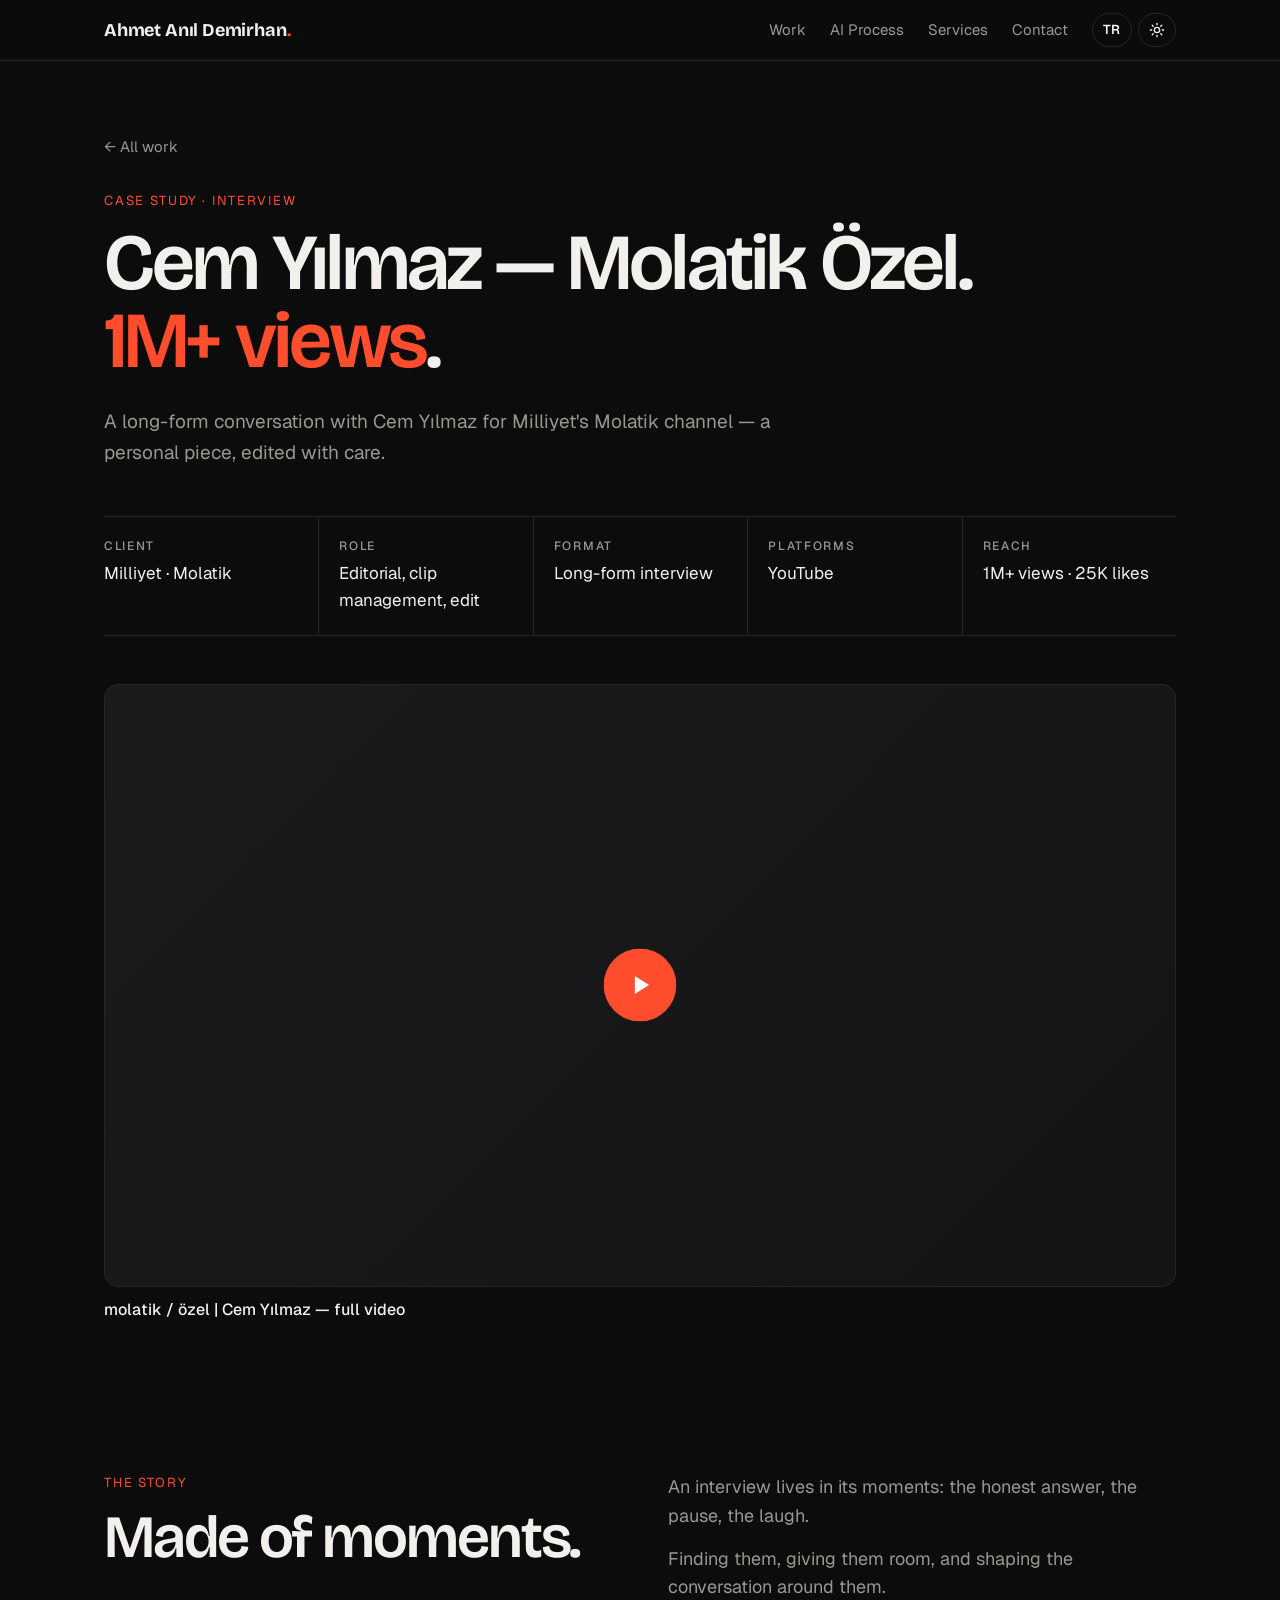
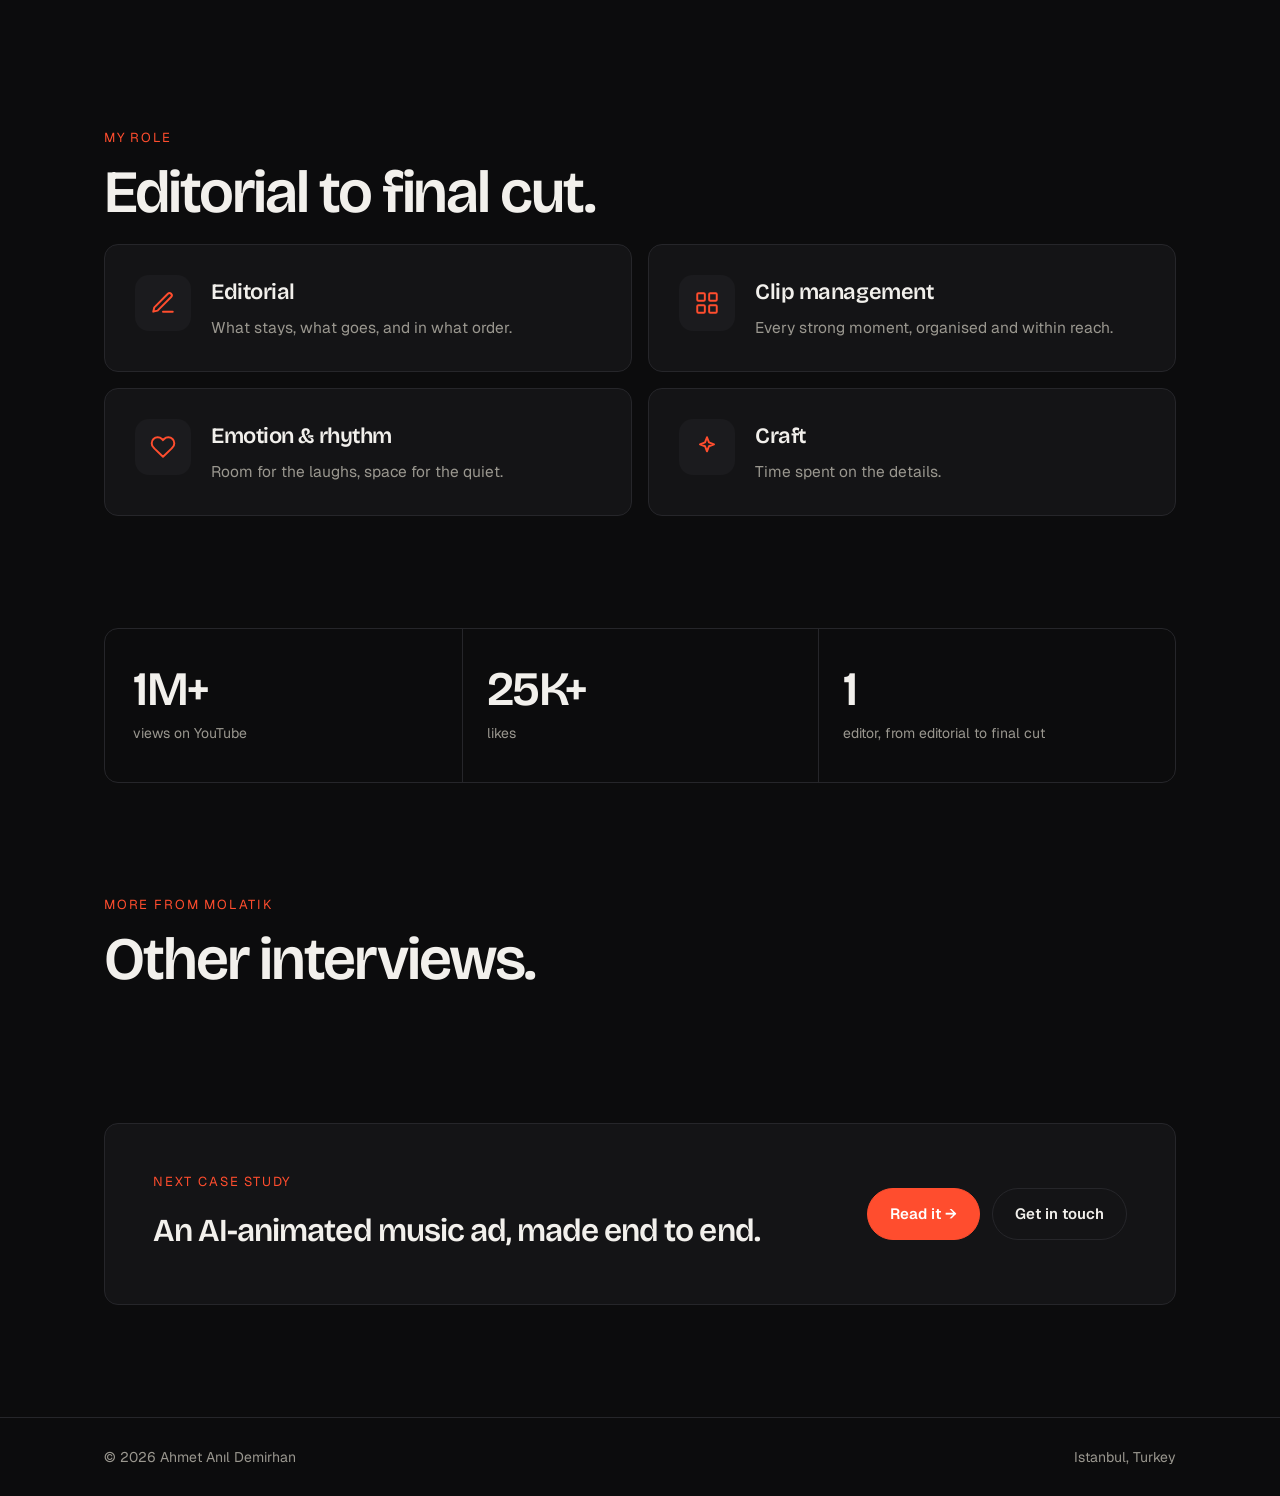
<file: work/cem-yilmaz.html>
<!doctype html>
<html lang="en" data-theme="dark">
<head>
  <meta charset="utf-8">
  <meta name="viewport" content="width=device-width, initial-scale=1">
  <title>Cem Yılmaz — Molatik Özel — Ahmet Anıl Demirhan</title>
  <meta name="description" content="Case study: the Cem Yılmaz interview for Molatik — 1M+ views and 25K likes. Editorial, clip management and edit by Ahmet Anıl Demirhan.">
  <link rel="canonical" href="https://ahmetanildemirhan.github.io/work/cem-yilmaz.html">
  <meta property="og:type" content="article">
  <meta property="og:url" content="https://ahmetanildemirhan.github.io/work/cem-yilmaz.html">
  <meta property="og:title" content="Cem Yılmaz — Molatik Özel · 1M+ views">
  <meta property="og:description" content="Case study by Ahmet Anıl Demirhan — a personal, carefully crafted interview edit.">
  <meta property="og:image" content="https://ahmetanildemirhan.github.io/assets/og.png">
  <meta name="twitter:card" content="summary_large_image">
  <meta name="theme-color" content="#0c0c0d">
  <link rel="preconnect" href="https://fonts.googleapis.com">
  <link rel="preconnect" href="https://fonts.gstatic.com" crossorigin>
  <link href="https://fonts.googleapis.com/css2?family=Bricolage+Grotesque:opsz,wght@12..96,500..800&family=Geist:wght@400;500;600&display=swap" rel="stylesheet">
  <script>
    (function () {
      var d = document.documentElement;
      d.classList.add("js");
      try {
        var t = localStorage.getItem("theme");
        if (t === "light" || t === "dark") d.dataset.theme = t;
      } catch (e) {}
    })();
  </script>
  <link rel="stylesheet" href="../assets/site.css">
</head>
<body>

<nav>
  <div class="wrap">
    <a class="logo" href="../index.html">Ahmet Anıl Demirhan<span>.</span></a>
    <div class="nav-right">
      <ul>
        <li><a href="../index.html#work" data-i18n="nav.work">Work</a></li>
        <li><a href="../index.html#process" data-i18n="nav.process">AI Process</a></li>
        <li><a href="../index.html#services" data-i18n="nav.services">Services</a></li>
        <li><a href="../index.html#contact" data-i18n="nav.contact">Contact</a></li>
      </ul>
      <div class="toggles">
        <button class="icon-btn" id="langBtn" type="button" aria-label="Türkçe / English">TR</button>
        <button class="icon-btn" id="themeBtn" type="button" aria-label="Toggle light / dark theme">
          <svg class="i-sun" viewBox="0 0 24 24" fill="none" stroke="currentColor" stroke-width="2" stroke-linecap="round"><circle cx="12" cy="12" r="4"/><path d="M12 2v2M12 20v2M4.9 4.9l1.4 1.4M17.7 17.7l1.4 1.4M2 12h2M20 12h2M4.9 19.1l1.4-1.4M17.7 6.3l1.4-1.4"/></svg>
          <svg class="i-moon" viewBox="0 0 24 24" fill="none" stroke="currentColor" stroke-width="2" stroke-linecap="round" stroke-linejoin="round"><path d="M21 12.8A9 9 0 1 1 11.2 3a7 7 0 0 0 9.8 9.8z"/></svg>
        </button>
      </div>
    </div>
  </div>
</nav>

<header class="case-hero">
  <div class="wrap">
    <a class="back" href="../index.html#work" data-i18n="nav.back">← All work</a>
    <div class="eyebrow" data-i18n="c.eyebrow">Case study · Interview</div>
    <h1 class="serif" data-i18n="c.title">Cem Yılmaz — Molatik Özel. <em>1M+ views</em>.</h1>
    <p class="lead" data-i18n="c.lead">A long-form conversation with Cem Yılmaz for Milliyet's Molatik channel — a personal piece, edited with care.</p>
    <div class="meta">
      <div><b data-i18n="m.client">Client</b>Milliyet · Molatik</div>
      <div><b data-i18n="m.role">Role</b><span data-i18n="m.roleV">Editorial, clip management, edit</span></div>
      <div><b data-i18n="m.format">Format</b><span data-i18n="m.formatV">Long-form interview</span></div>
      <div><b data-i18n="m.platforms">Platforms</b>YouTube</div>
      <div><b data-i18n="m.reach">Reach</b><span data-i18n="m.reachV">1M+ views · 25K likes</span></div>
    </div>
    <button class="card feature-video" type="button" data-src="yt" data-id="vor7QpFE5-0" aria-label="Play the video">
      <div class="thumb"><img src="https://i.ytimg.com/vi/vor7QpFE5-0/maxresdefault.jpg" alt="" onerror="if (this.dataset.f) { this.remove() } else { this.dataset.f = 1; this.src = 'https://i.ytimg.com/vi/vor7QpFE5-0/hqdefault.jpg' }"></div>
      <h3 data-i18n="c.featured">molatik / özel | Cem Yılmaz — full video</h3>
    </button>
  </div>
</header>

<section>
  <div class="wrap prose-grid">
    <div class="reveal">
      <div class="eyebrow" data-i18n="c.storyE">The story</div>
      <h2 class="serif" data-i18n="c.storyT">Made of moments.</h2>
    </div>
    <div class="prose reveal">
      <p data-i18n="c.story1">An interview lives in its moments: the honest answer, the pause, the laugh.</p>
      <p data-i18n="c.story2">Finding them, giving them room, and shaping the conversation around them.</p>
    </div>
  </div>
</section>

<section>
  <div class="wrap">
    <div class="reveal">
      <div class="eyebrow" data-i18n="c.approachE">My role</div>
      <h2 class="serif" data-i18n="c.approachT">Editorial to final cut.</h2>
    </div>
    <div class="services">
      <div class="service reveal">
        <div class="ico"><svg viewBox="0 0 24 24" fill="none" stroke="currentColor" stroke-width="1.8" stroke-linecap="round" stroke-linejoin="round"><path d="M12 20h9"/><path d="M16.5 3.5a2.1 2.1 0 0 1 3 3L7 19l-4 1 1-4z"/></svg></div>
        <div><h4 data-i18n="a1.t">Editorial</h4><p data-i18n="a1.d">What stays, what goes, and in what order.</p></div>
      </div>
      <div class="service reveal">
        <div class="ico"><svg viewBox="0 0 24 24" fill="none" stroke="currentColor" stroke-width="1.8" stroke-linecap="round" stroke-linejoin="round"><rect x="3" y="3" width="7" height="7" rx="1"/><rect x="14" y="3" width="7" height="7" rx="1"/><rect x="3" y="14" width="7" height="7" rx="1"/><rect x="14" y="14" width="7" height="7" rx="1"/></svg></div>
        <div><h4 data-i18n="a2.t">Clip management</h4><p data-i18n="a2.d">Every strong moment, organised and within reach.</p></div>
      </div>
      <div class="service reveal">
        <div class="ico"><svg viewBox="0 0 24 24" fill="none" stroke="currentColor" stroke-width="1.8" stroke-linecap="round" stroke-linejoin="round"><path d="M20.8 4.6a5.5 5.5 0 0 0-7.8 0L12 5.7l-1-1.1a5.5 5.5 0 0 0-7.8 7.8l1 1.1L12 21l7.8-7.5 1-1.1a5.5 5.5 0 0 0 0-7.8z"/></svg></div>
        <div><h4 data-i18n="a3.t">Emotion &amp; rhythm</h4><p data-i18n="a3.d">Room for the laughs, space for the quiet.</p></div>
      </div>
      <div class="service reveal">
        <div class="ico"><svg viewBox="0 0 24 24" fill="none" stroke="currentColor" stroke-width="1.8" stroke-linecap="round" stroke-linejoin="round"><path d="M12 3l1.8 4.7L18.5 9.5l-4.7 1.8L12 16l-1.8-4.7L5.5 9.5l4.7-1.8z"/></svg></div>
        <div><h4 data-i18n="a4.t">Craft</h4><p data-i18n="a4.d">Time spent on the details.</p></div>
      </div>
    </div>
  </div>
</section>

<section>
  <div class="wrap">
    <div class="stats reveal" style="border-radius:var(--radius);border:1px solid var(--line)">
      <div class="wrap" style="padding:0;grid-template-columns:repeat(3,1fr)">
        <div class="stat" style="padding-left:28px"><b>1M+</b><span data-i18n="s.views">views on YouTube</span></div>
        <div class="stat"><b>25K+</b><span data-i18n="s.likes">likes</span></div>
        <div class="stat"><b>1</b><span data-i18n="s.person">editor, from editorial to final cut</span></div>
      </div>
    </div>
  </div>
</section>

<section>
  <div class="wrap">
    <div class="reveal">
      <div class="eyebrow" data-i18n="r.e">More from Molatik</div>
      <h2 class="serif" data-i18n="r.t">Other interviews.</h2>
    </div>
    <div class="grid four" id="related"></div>
  </div>
</section>

<div class="wrap">
  <div class="next-case reveal">
    <div>
      <div class="eyebrow" data-i18n="next.e">Next case study</div>
      <h3 data-i18n="next.t">An AI-animated music ad, made end to end.</h3>
    </div>
    <div class="cta" style="margin-top:0">
      <a class="btn primary" href="ai-music-ad.html" data-i18n="next.c">Read it →</a>
      <a class="btn ghost" href="../index.html#contact" data-i18n="next.w">Get in touch</a>
    </div>
  </div>
</div>

<footer>
  <div class="wrap">
    <span>© <span id="year">2026</span> Ahmet Anıl Demirhan</span>
    <span data-i18n="footer.loc">Istanbul, Turkey</span>
  </div>
</footer>

<dialog id="player" aria-label="Video player">
  <button class="close" id="close" type="button" data-i18n="player.close">Close ✕</button>
  <div class="player" id="frame"></div>
</dialog>

<script>
  window.TR = {
    "c.eyebrow": "Vaka çalışması · Röportaj",
    "c.title": "Cem Yılmaz — Molatik Özel. <em>1M+ izlenme</em>.",
    "c.lead": "Milliyet'in Molatik kanalı için Cem Yılmaz ile uzun bir sohbet — özenle kurgulanmış, kişisel bir iş.",
    "m.client": "Müşteri",
    "m.role": "Rol",
    "m.roleV": "Editoryal, klip yönetimi, kurgu",
    "m.format": "Format",
    "m.formatV": "Uzun format röportaj",
    "m.platforms": "Platformlar",
    "m.reach": "Erişim",
    "m.reachV": "1M+ izlenme · 25 bin beğeni",
    "c.featured": "molatik / özel | Cem Yılmaz — tam video",
    "c.storyE": "Hikâye",
    "c.storyT": "Anlardan örülü.",
    "c.story1": "Bir röportaj anlarında yaşar: samimi bir cevap, bir duraksama, bir kahkaha.",
    "c.story2": "O anları bulmak, onlara alan açmak ve sohbeti onların etrafında şekillendirmek.",
    "c.approachE": "Rolüm",
    "c.approachT": "Editoryalden son kurguya.",
    "a1.t": "Editoryal",
    "a1.d": "Ne kalacak, ne çıkacak, hangi sırayla.",
    "a2.t": "Klip yönetimi",
    "a2.d": "Her güçlü an, düzenli ve el altında.",
    "a3.t": "Duygu ve ritim",
    "a3.d": "Kahkahaya yer, sessizliğe alan.",
    "a4.t": "Zanaat",
    "a4.d": "Detaylara ayrılan zaman.",
    "s.views": "YouTube'da izlenme",
    "s.likes": "beğeni",
    "s.person": "editör, editoryalden son kurguya",
    "r.e": "Molatik'ten daha fazlası",
    "r.t": "Diğer röportajlar.",
    "next.e": "Sonraki vaka çalışması",
    "next.t": "Baştan sona yapay zekâ ile yapılmış animasyonlu bir müzikli reklam.",
    "next.c": "Oku →",
    "next.w": "İletişime geç"
  };
</script>
<script src="../assets/site.js"></script>
<script>
  // [source, id, title]
  const related = [
    ["yt", "8kMfD2rMlJk", "Hayko Cepkin — Molatik Özel"],
    ["yt", "7GlaTLhXmWM", "Okan Bayülgen — Molatik Özel"],
    ["yt", "1YV63XYlgbk", "Çetin Çetintaş: Bir Yoginin Hikayesi"],
    ["yt", "NB662XW7Oj8", "İki Dakika — maNga"]
  ];
  document.getElementById("related").innerHTML = related.map(([src, id, title]) => `
    <button class="card" type="button" data-src="${src}" data-id="${id}">
      <div class="thumb"><img loading="lazy" src="${site.thumbUrl(src, id)}" alt="" onerror="this.closest('.card').remove()" onload="if (this.naturalWidth <= 120) this.closest('.card').remove()"></div>
      <h3>${title}</h3>
    </button>`).join("");
</script>
</body>
</html>
</file>
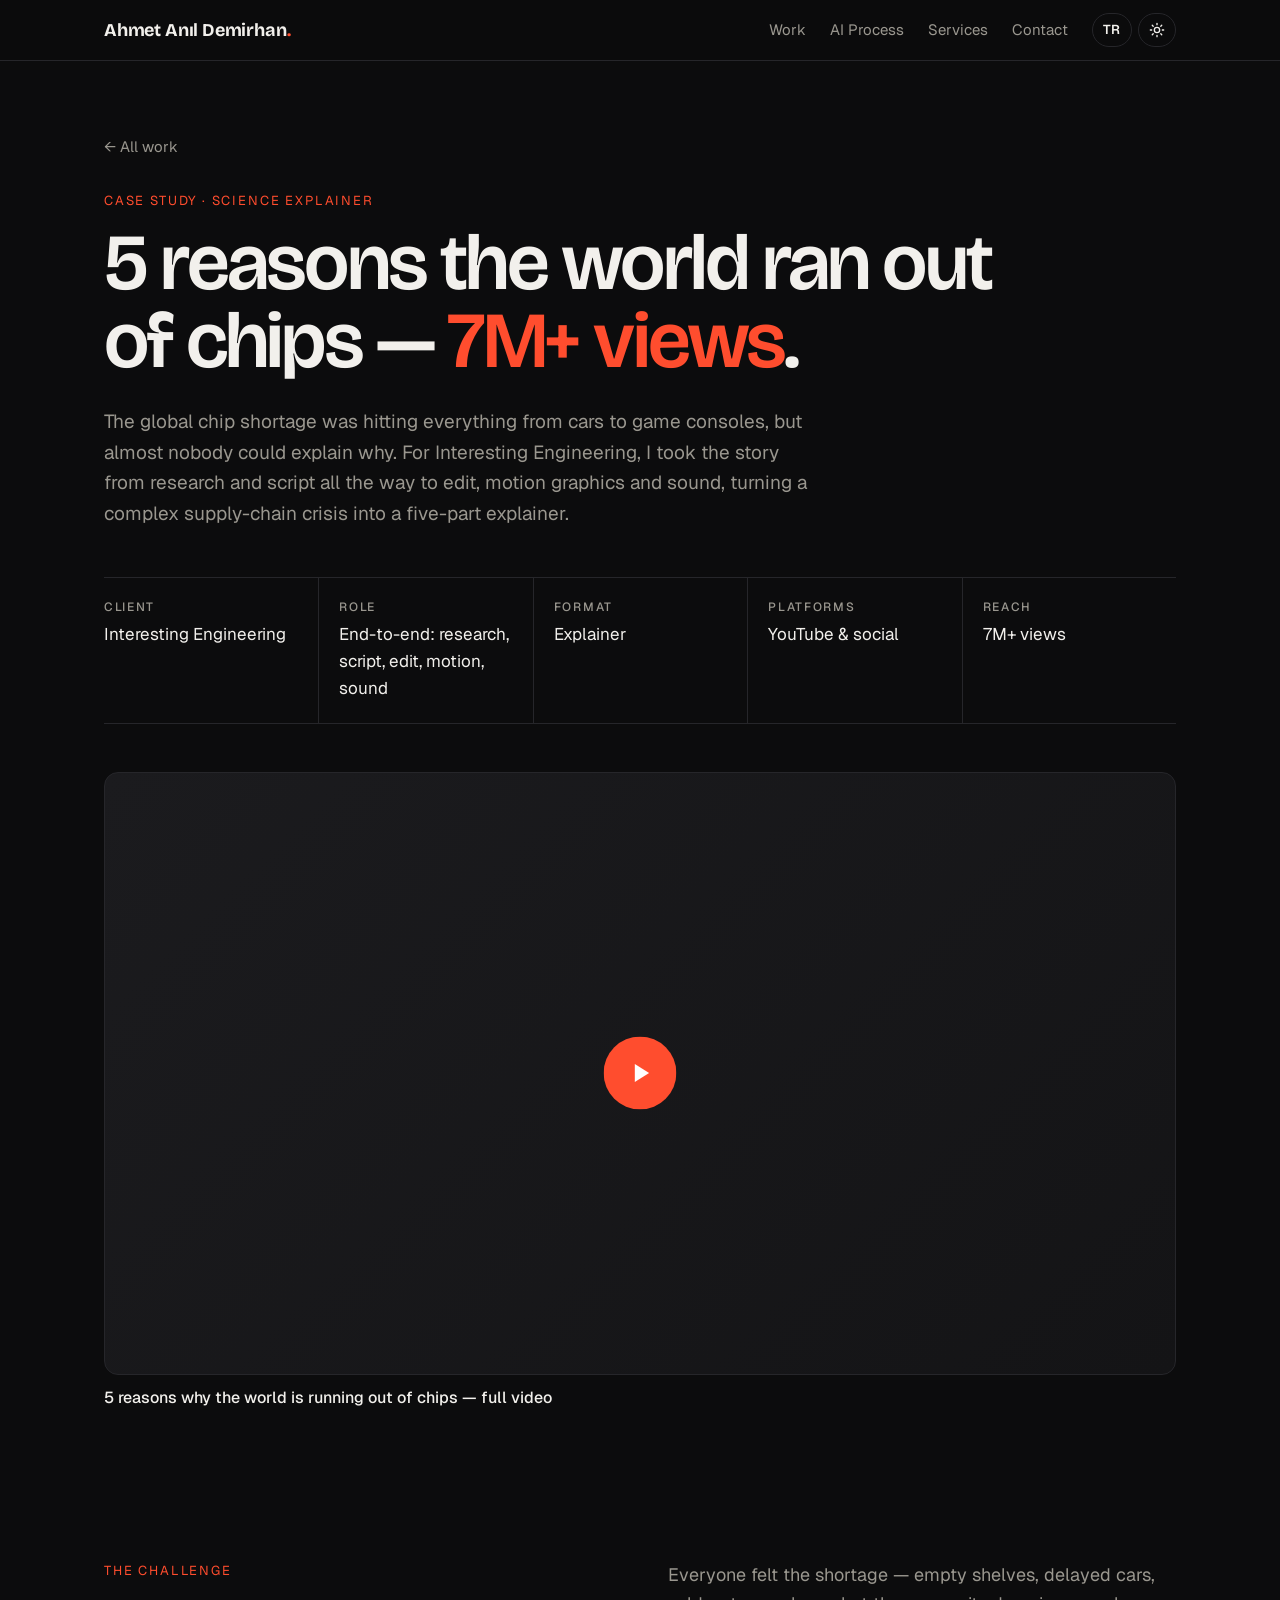
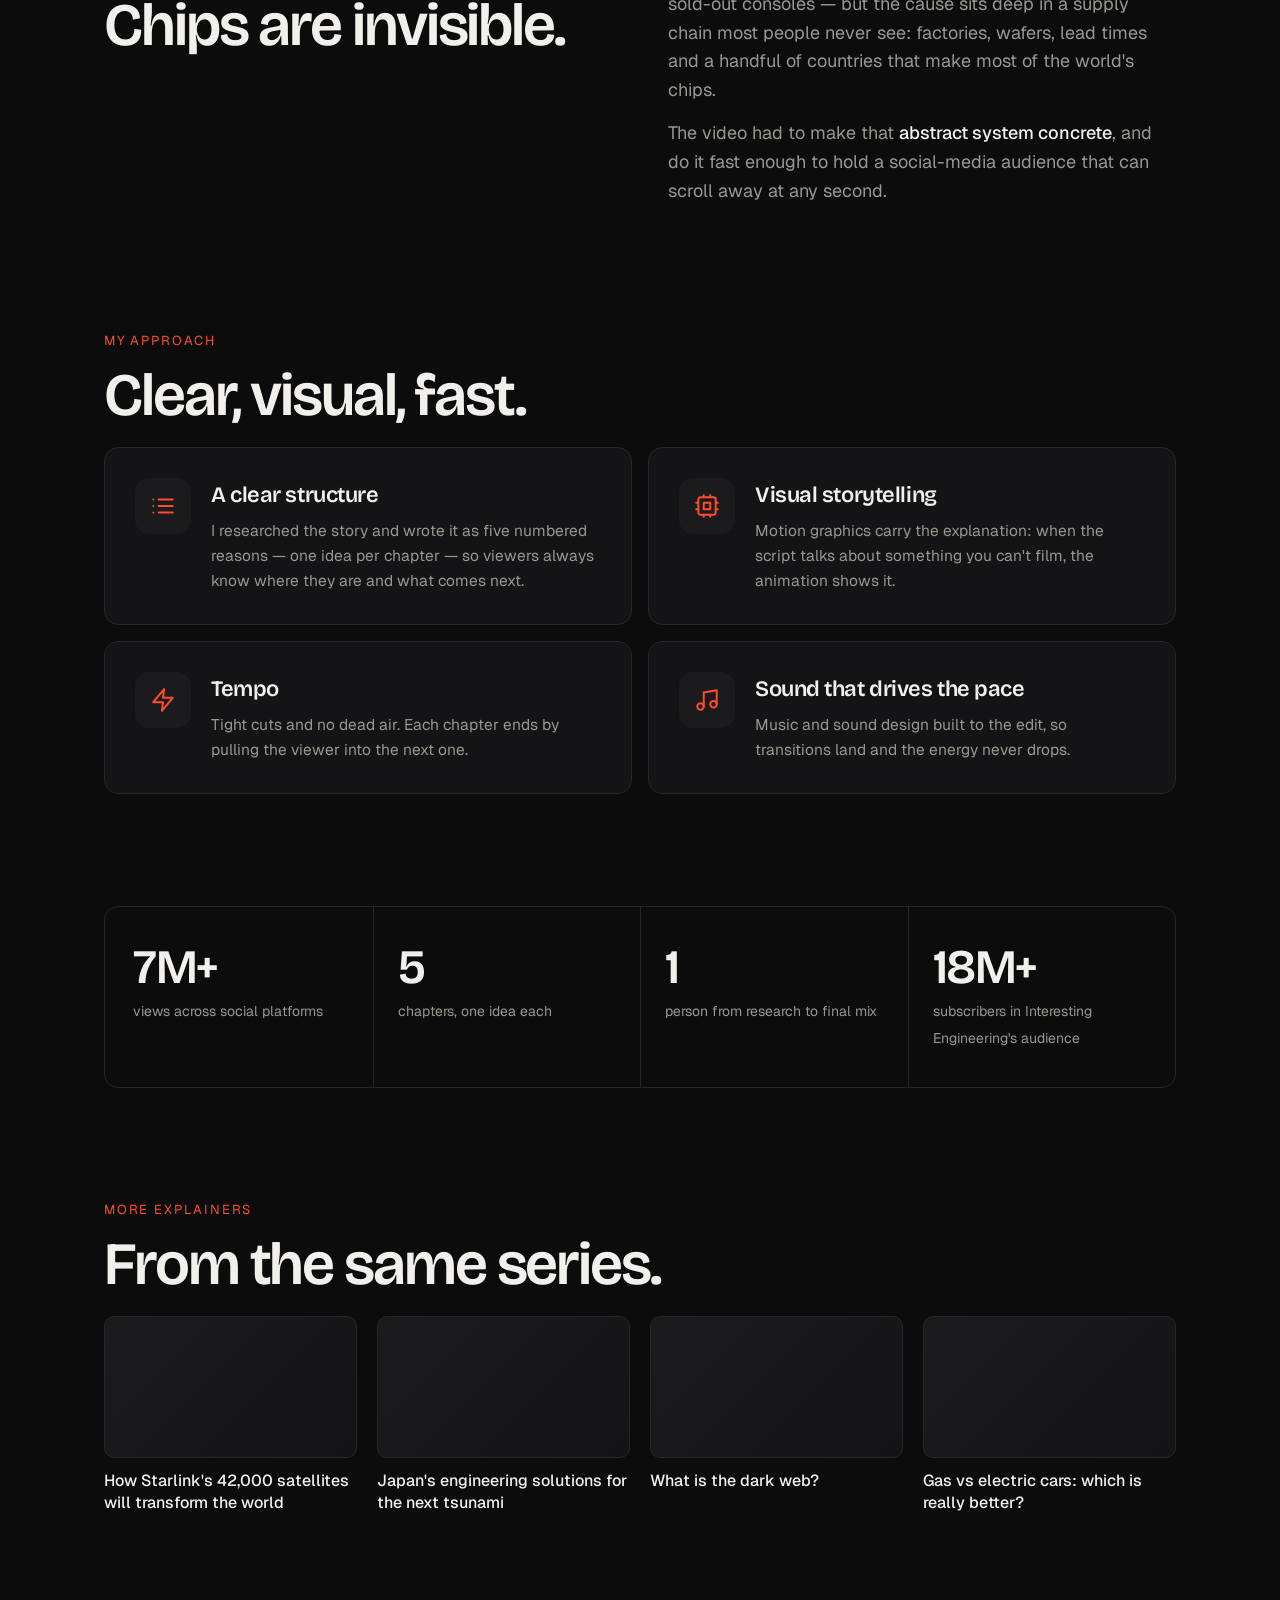
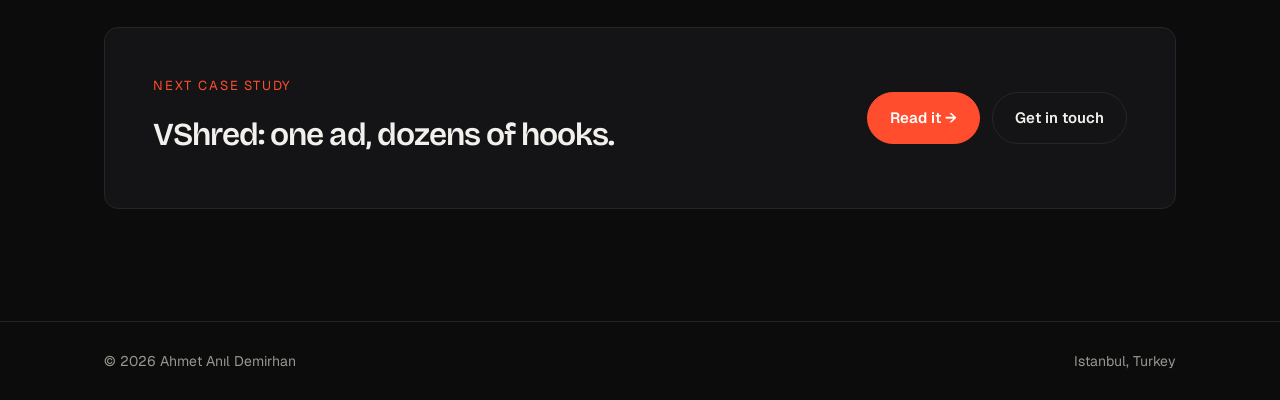
<file: work/chip-shortage.html>
<!doctype html>
<html lang="en" data-theme="dark">
<head>
  <meta charset="utf-8">
  <meta name="viewport" content="width=device-width, initial-scale=1">
  <title>5 reasons the world ran out of chips — Ahmet Anıl Demirhan</title>
  <meta name="description" content="Case study: a 7M-view Interesting Engineering explainer on the global chip shortage — researched, scripted, edited, animated and sound-designed by Ahmet Anıl Demirhan.">
  <link rel="canonical" href="https://ahmetanildemirhan.github.io/work/chip-shortage.html">
  <meta property="og:type" content="article">
  <meta property="og:url" content="https://ahmetanildemirhan.github.io/work/chip-shortage.html">
  <meta property="og:title" content="5 reasons the world ran out of chips">
  <meta property="og:description" content="Case study by Ahmet Anıl Demirhan — a 7M-view science explainer for Interesting Engineering.">
  <meta property="og:image" content="https://ahmetanildemirhan.github.io/assets/og.png">
  <meta name="twitter:card" content="summary_large_image">
  <meta name="theme-color" content="#0c0c0d">
  <link rel="preconnect" href="https://fonts.googleapis.com">
  <link rel="preconnect" href="https://fonts.gstatic.com" crossorigin>
  <link href="https://fonts.googleapis.com/css2?family=Bricolage+Grotesque:opsz,wght@12..96,500..800&family=Geist:wght@400;500;600&display=swap" rel="stylesheet">
  <script>
    (function () {
      var d = document.documentElement;
      d.classList.add("js");
      try {
        var t = localStorage.getItem("theme");
        if (t === "light" || t === "dark") d.dataset.theme = t;
      } catch (e) {}
    })();
  </script>
  <link rel="stylesheet" href="../assets/site.css">
</head>
<body>

<nav>
  <div class="wrap">
    <a class="logo" href="../index.html">Ahmet Anıl Demirhan<span>.</span></a>
    <div class="nav-right">
      <ul>
        <li><a href="../index.html#work" data-i18n="nav.work">Work</a></li>
        <li><a href="../index.html#process" data-i18n="nav.process">AI Process</a></li>
        <li><a href="../index.html#services" data-i18n="nav.services">Services</a></li>
        <li><a href="../index.html#contact" data-i18n="nav.contact">Contact</a></li>
      </ul>
      <div class="toggles">
        <button class="icon-btn" id="langBtn" type="button" aria-label="Türkçe / English">TR</button>
        <button class="icon-btn" id="themeBtn" type="button" aria-label="Toggle light / dark theme">
          <svg class="i-sun" viewBox="0 0 24 24" fill="none" stroke="currentColor" stroke-width="2" stroke-linecap="round"><circle cx="12" cy="12" r="4"/><path d="M12 2v2M12 20v2M4.9 4.9l1.4 1.4M17.7 17.7l1.4 1.4M2 12h2M20 12h2M4.9 19.1l1.4-1.4M17.7 6.3l1.4-1.4"/></svg>
          <svg class="i-moon" viewBox="0 0 24 24" fill="none" stroke="currentColor" stroke-width="2" stroke-linecap="round" stroke-linejoin="round"><path d="M21 12.8A9 9 0 1 1 11.2 3a7 7 0 0 0 9.8 9.8z"/></svg>
        </button>
      </div>
    </div>
  </div>
</nav>

<header class="case-hero">
  <div class="wrap">
    <a class="back" href="../index.html#work" data-i18n="nav.back">← All work</a>
    <div class="eyebrow" data-i18n="c.eyebrow">Case study · Science explainer</div>
    <h1 class="serif" data-i18n="c.title">5 reasons the world ran out of chips — <em>7M+ views</em>.</h1>
    <p class="lead" data-i18n="c.lead">The global chip shortage was hitting everything from cars to game consoles, but almost nobody could explain why. For Interesting Engineering, I took the story from research and script all the way to edit, motion graphics and sound, turning a complex supply-chain crisis into a five-part explainer.</p>
    <div class="meta">
      <div><b data-i18n="m.client">Client</b>Interesting Engineering</div>
      <div><b data-i18n="m.role">Role</b><span data-i18n="m.roleV">End-to-end: research, script, edit, motion, sound</span></div>
      <div><b data-i18n="m.format">Format</b><span data-i18n="m.formatV">Explainer</span></div>
      <div><b data-i18n="m.platforms">Platforms</b><span data-i18n="m.platformsV">YouTube &amp; social</span></div>
      <div><b data-i18n="m.reach">Reach</b><span data-i18n="m.reachV">7M+ views</span></div>
    </div>
    <button class="card feature-video" type="button" id="featured" data-src="yt" data-id="SREbl7Mpw2g" aria-label="Play the video">
      <div class="thumb"><img id="featuredImg" src="https://i.ytimg.com/vi/SREbl7Mpw2g/maxresdefault.jpg" alt="" onerror="if (this.dataset.f) { this.remove() } else { this.dataset.f = 1; this.src = 'https://drive.google.com/thumbnail?id=123Gh-NNnEUnTaNWPeGXMknIFwYtRA9Y2&amp;sz=w1600' }"></div>
      <h3 data-i18n="c.featured">5 reasons why the world is running out of chips — full video</h3>
    </button>
  </div>
</header>

<section>
  <div class="wrap prose-grid">
    <div class="reveal">
      <div class="eyebrow" data-i18n="c.challengeE">The challenge</div>
      <h2 class="serif" data-i18n="c.challengeT">Chips are invisible.</h2>
    </div>
    <div class="prose reveal">
      <p data-i18n="c.challenge1">Everyone felt the shortage — empty shelves, delayed cars, sold-out consoles — but the cause sits deep in a supply chain most people never see: factories, wafers, lead times and a handful of countries that make most of the world's chips.</p>
      <p data-i18n="c.challenge2">The video had to make that <b>abstract system concrete</b>, and do it fast enough to hold a social-media audience that can scroll away at any second.</p>
    </div>
  </div>
</section>

<section>
  <div class="wrap">
    <div class="reveal">
      <div class="eyebrow" data-i18n="c.approachE">My approach</div>
      <h2 class="serif" data-i18n="c.approachT">Clear, visual, fast.</h2>
    </div>
    <div class="services">
      <div class="service reveal">
        <div class="ico"><svg viewBox="0 0 24 24" fill="none" stroke="currentColor" stroke-width="1.8" stroke-linecap="round" stroke-linejoin="round"><path d="M8 6h13M8 12h13M8 18h13M3 6h.01M3 12h.01M3 18h.01"/></svg></div>
        <div><h4 data-i18n="a1.t">A clear structure</h4><p data-i18n="a1.d">I researched the story and wrote it as five numbered reasons — one idea per chapter — so viewers always know where they are and what comes next.</p></div>
      </div>
      <div class="service reveal">
        <div class="ico"><svg viewBox="0 0 24 24" fill="none" stroke="currentColor" stroke-width="1.8" stroke-linecap="round" stroke-linejoin="round"><rect x="4" y="4" width="16" height="16" rx="2"/><path d="M9 9h6v6H9zM9 2v2M15 2v2M9 20v2M15 20v2M2 9h2M2 15h2M20 9h2M20 15h2"/></svg></div>
        <div><h4 data-i18n="a2.t">Visual storytelling</h4><p data-i18n="a2.d">Motion graphics carry the explanation: when the script talks about something you can't film, the animation shows it.</p></div>
      </div>
      <div class="service reveal">
        <div class="ico"><svg viewBox="0 0 24 24" fill="none" stroke="currentColor" stroke-width="1.8" stroke-linecap="round" stroke-linejoin="round"><path d="M13 2 3 14h9l-1 8 10-12h-9z"/></svg></div>
        <div><h4 data-i18n="a3.t">Tempo</h4><p data-i18n="a3.d">Tight cuts and no dead air. Each chapter ends by pulling the viewer into the next one.</p></div>
      </div>
      <div class="service reveal">
        <div class="ico"><svg viewBox="0 0 24 24" fill="none" stroke="currentColor" stroke-width="1.8" stroke-linecap="round" stroke-linejoin="round"><path d="M9 18V5l12-2v13"/><circle cx="6" cy="18" r="3"/><circle cx="18" cy="16" r="3"/></svg></div>
        <div><h4 data-i18n="a4.t">Sound that drives the pace</h4><p data-i18n="a4.d">Music and sound design built to the edit, so transitions land and the energy never drops.</p></div>
      </div>
    </div>
  </div>
</section>

<section>
  <div class="wrap">
    <div class="stats reveal" style="border-radius:var(--radius);border:1px solid var(--line)">
      <div class="wrap" style="padding:0">
        <div class="stat" style="padding-left:28px"><b>7M+</b><span data-i18n="s.views">views across social platforms</span></div>
        <div class="stat"><b>5</b><span data-i18n="s.chapters">chapters, one idea each</span></div>
        <div class="stat"><b>1</b><span data-i18n="s.person">person from research to final mix</span></div>
        <div class="stat"><b>18M+</b><span data-i18n="s.subs">subscribers in Interesting Engineering's audience</span></div>
      </div>
    </div>
  </div>
</section>

<section>
  <div class="wrap">
    <div class="reveal">
      <div class="eyebrow" data-i18n="r.e">More explainers</div>
      <h2 class="serif" data-i18n="r.t">From the same series.</h2>
    </div>
    <div class="grid four" id="related"></div>
  </div>
</section>

<div class="wrap">
  <div class="next-case reveal">
    <div>
      <div class="eyebrow" data-i18n="next.e">Next case study</div>
      <h3 data-i18n="next.t">VShred: one ad, dozens of hooks.</h3>
    </div>
    <div class="cta" style="margin-top:0">
      <a class="btn primary" href="vshred.html" data-i18n="next.c">Read it →</a>
      <a class="btn ghost" href="../index.html#contact" data-i18n="next.w">Get in touch</a>
    </div>
  </div>
</div>

<footer>
  <div class="wrap">
    <span>© <span id="year">2026</span> Ahmet Anıl Demirhan</span>
    <span data-i18n="footer.loc">Istanbul, Turkey</span>
  </div>
</footer>

<dialog id="player" aria-label="Video player">
  <button class="close" id="close" type="button" data-i18n="player.close">Close ✕</button>
  <div class="player" id="frame"></div>
</dialog>

<script>
  window.TR = {
    "c.eyebrow": "Vaka çalışması · Bilim anlatımı",
    "c.title": "Dünyada çipler neden tükendi: 5 sebep — <em>7M+ izlenme</em>.",
    "c.lead": "Küresel çip krizi arabalardan oyun konsollarına kadar her şeyi etkiliyordu ama nedenini neredeyse kimse açıklayamıyordu. Interesting Engineering için hikâyeyi araştırma ve senaryodan kurguya, motion grafiğe ve sese kadar baştan sona üstlenerek karmaşık bir tedarik zinciri krizini beş bölümlük bir anlatım videosuna dönüştürdüm.",
    "m.client": "Müşteri",
    "m.role": "Rol",
    "m.roleV": "Uçtan uca: araştırma, senaryo, kurgu, motion, ses",
    "m.format": "Format",
    "m.formatV": "Anlatım videosu",
    "m.platforms": "Platformlar",
    "m.platformsV": "YouTube ve sosyal medya",
    "m.reach": "Erişim",
    "m.reachV": "7M+ izlenme",
    "c.featured": "Dünyada çipler neden tükeniyor: 5 sebep — tam video",
    "c.challengeE": "Sorun",
    "c.challengeT": "Çipler görünmez.",
    "c.challenge1": "Herkes krizi hissediyordu: boş raflar, geciken arabalar, tükenen konsollar. Ama sebebi çoğu insanın hiç görmediği bir tedarik zincirinin derinliklerindeydi: fabrikalar, silikon levhalar, teslim süreleri ve dünyadaki çiplerin çoğunu üreten bir avuç ülke.",
    "c.challenge2": "Video bu <b>soyut sistemi somutlaştırmalı</b> ve bunu, her an kaydırıp geçebilecek bir sosyal medya kitlesini tutacak hızda yapmalıydı.",
    "c.approachE": "Yaklaşımım",
    "c.approachT": "Net, görsel, hızlı.",
    "a1.t": "Net bir yapı",
    "a1.d": "Hikâyeyi araştırıp her bölümde tek bir fikir olacak şekilde beş numaralı sebep olarak yazdım. Böylece izleyici her an nerede olduğunu ve sırada ne olduğunu biliyor.",
    "a2.t": "Görsel anlatım",
    "a2.d": "Anlatımı motion grafikler taşıyor: senaryo çekilemeyecek bir şeyden bahsettiğinde animasyon onu gösteriyor.",
    "a3.t": "Tempo",
    "a3.d": "Sıkı kesmeler, boşluk yok. Her bölüm izleyiciyi bir sonrakine çekerek bitiyor.",
    "a4.t": "Temposu sesle kurulan kurgu",
    "a4.d": "Müzik ve ses tasarımı kurguya göre kuruldu; geçişler yerine oturuyor ve enerji hiç düşmüyor.",
    "s.views": "sosyal medyada toplam izlenme",
    "s.chapters": "bölüm, her birinde tek fikir",
    "s.person": "kişi, araştırmadan son mikse kadar",
    "s.subs": "aboneli Interesting Engineering kitlesi",
    "r.e": "Diğer anlatım videoları",
    "r.t": "Aynı seriden.",
    "next.e": "Sonraki vaka çalışması",
    "next.t": "VShred: tek reklam, onlarca hook.",
    "next.c": "Oku →",
    "next.w": "İletişime geç"
  };
</script>
<script src="../assets/site.js"></script>
<script>
  // [source, id, English title]
  const related = [
    ["gd", "12lZfEtjoI7pUZ-2l2leSVi2RlOXw6sS-", "How Starlink's 42,000 satellites will transform the world"],
    ["gd", "1cmJgec8sTV0xiEexh_lw1od2vC0TqWyG", "Japan's engineering solutions for the next tsunami"],
    ["gd", "1y8oDEwFQNyIx-2xOyEpT1DNAWlbvZyG3", "What is the dark web?"],
    ["gd", "18zfVPg-6GgPrgJJcEIpULd4H39-x6LGJ", "Gas vs electric cars: which is really better?"]
  ];
  document.getElementById("related").innerHTML = related.map(([src, id, title]) => `
    <button class="card" type="button" data-src="${src}" data-id="${id}">
      <div class="thumb"><img loading="lazy" src="${site.thumbUrl(src, id)}" alt="" onerror="this.remove()"></div>
      <h3>${title}</h3>
    </button>`).join("");

  // If the YouTube upload is ever taken down, play the Drive copy instead.
  const probe = new Image();
  const useDrive = () => { document.getElementById("featured").dataset.src = "gd"; document.getElementById("featured").dataset.id = "123Gh-NNnEUnTaNWPeGXMknIFwYtRA9Y2"; };
  probe.onload = () => { if (probe.naturalWidth <= 120) useDrive(); };
  probe.onerror = useDrive;
  probe.src = "https://i.ytimg.com/vi/SREbl7Mpw2g/hqdefault.jpg";
</script>
</body>
</html>
</file>
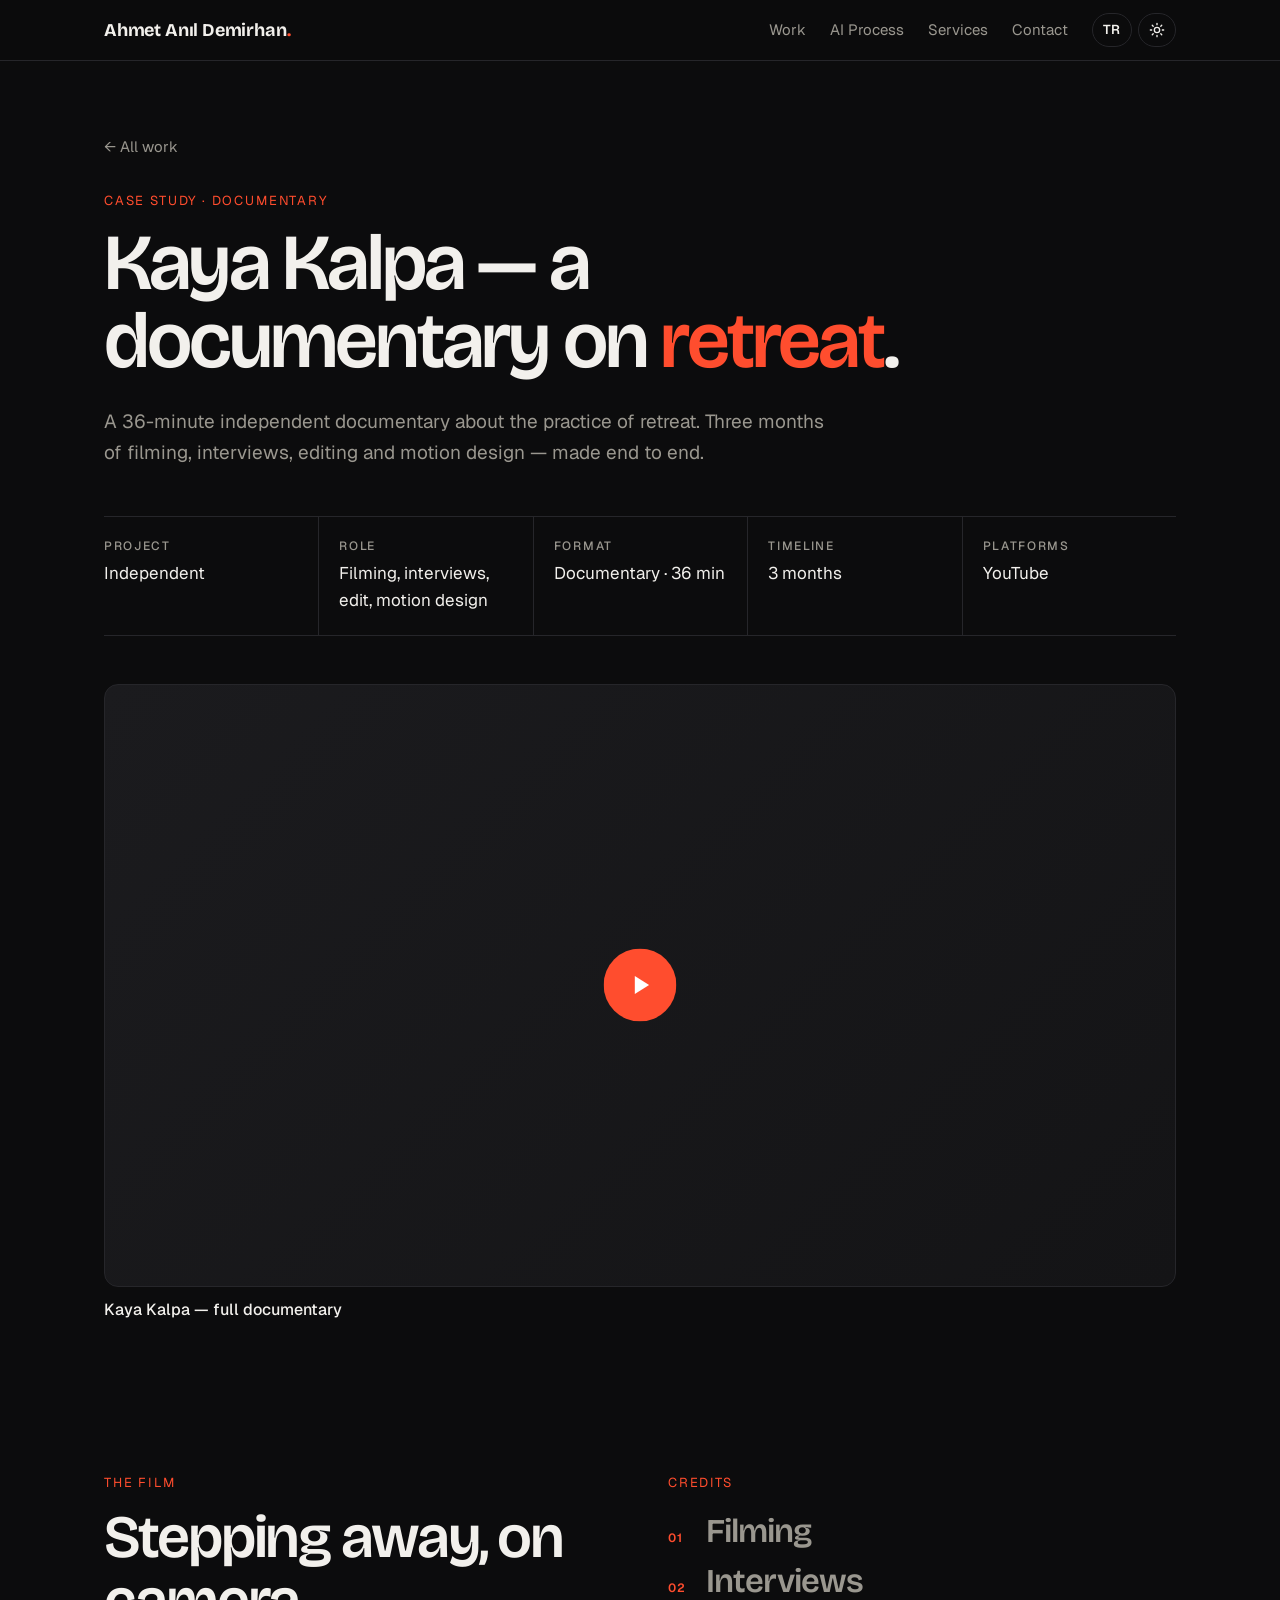
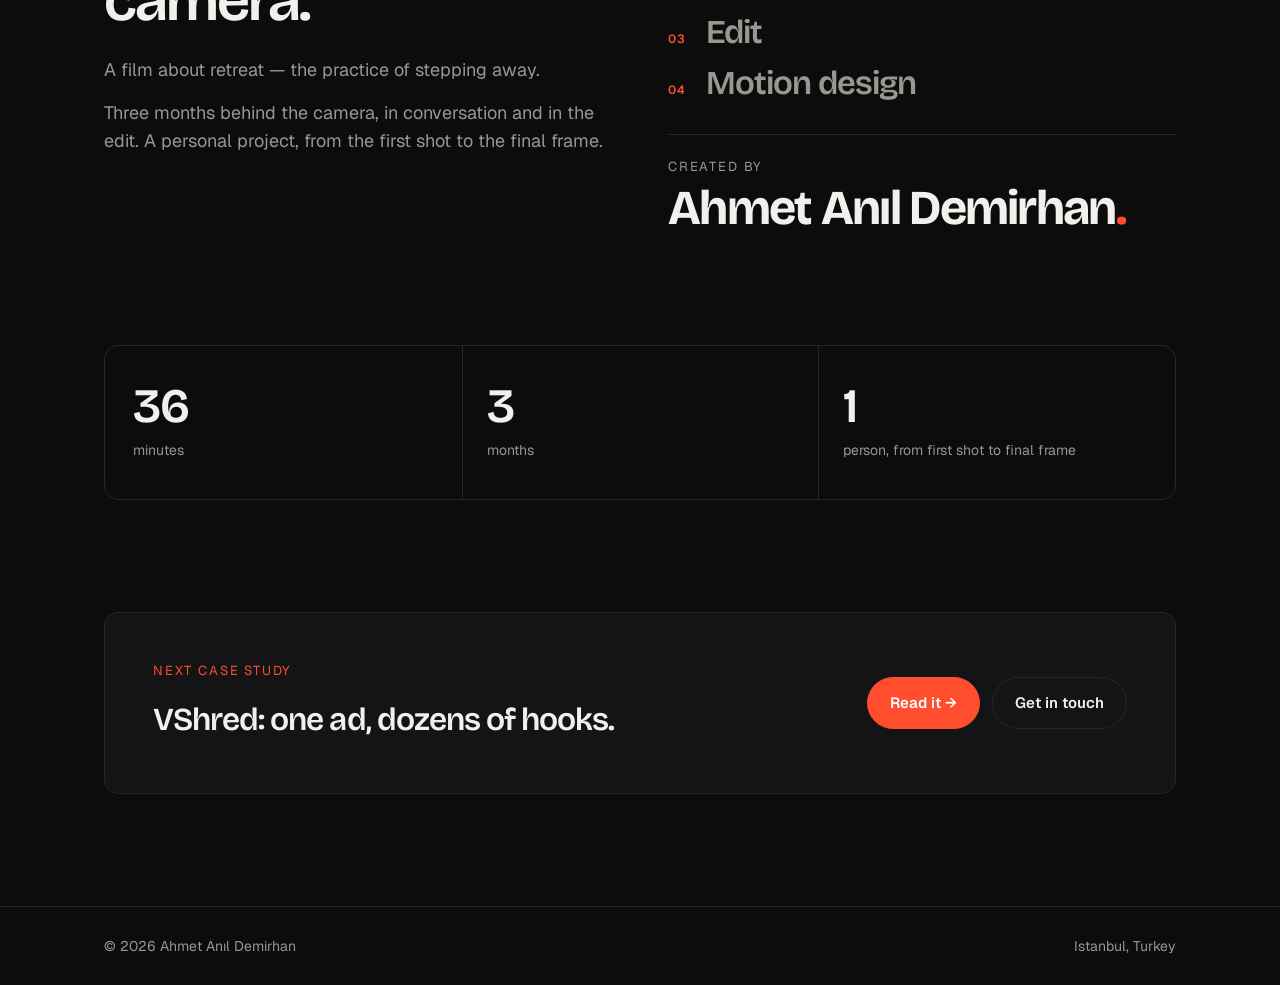
<file: work/kaya-kalpa.html>
<!doctype html>
<html lang="en" data-theme="dark">
<head>
  <meta charset="utf-8">
  <meta name="viewport" content="width=device-width, initial-scale=1">
  <title>Kaya Kalpa — a documentary — Ahmet Anıl Demirhan</title>
  <meta name="description" content="Case study: Kaya Kalpa, a 36-minute independent documentary on the practice of retreat. Filmed, interviewed, edited and designed by Ahmet Anıl Demirhan over three months.">
  <link rel="canonical" href="https://ahmetanildemirhan.github.io/work/kaya-kalpa.html">
  <meta property="og:type" content="article">
  <meta property="og:url" content="https://ahmetanildemirhan.github.io/work/kaya-kalpa.html">
  <meta property="og:title" content="Kaya Kalpa — a documentary">
  <meta property="og:description" content="A 36-minute independent documentary by Ahmet Anıl Demirhan.">
  <meta property="og:image" content="https://ahmetanildemirhan.github.io/assets/og.png">
  <meta name="twitter:card" content="summary_large_image">
  <meta name="theme-color" content="#0c0c0d">
  <link rel="preconnect" href="https://fonts.googleapis.com">
  <link rel="preconnect" href="https://fonts.gstatic.com" crossorigin>
  <link href="https://fonts.googleapis.com/css2?family=Bricolage+Grotesque:opsz,wght@12..96,500..800&family=Geist:wght@400;500;600&display=swap" rel="stylesheet">
  <script>
    (function () {
      var d = document.documentElement;
      d.classList.add("js");
      try {
        var t = localStorage.getItem("theme");
        if (t === "light" || t === "dark") d.dataset.theme = t;
      } catch (e) {}
    })();
  </script>
  <link rel="stylesheet" href="../assets/site.css">
</head>
<body>

<nav>
  <div class="wrap">
    <a class="logo" href="../index.html">Ahmet Anıl Demirhan<span>.</span></a>
    <div class="nav-right">
      <ul>
        <li><a href="../index.html#work" data-i18n="nav.work">Work</a></li>
        <li><a href="../index.html#process" data-i18n="nav.process">AI Process</a></li>
        <li><a href="../index.html#services" data-i18n="nav.services">Services</a></li>
        <li><a href="../index.html#contact" data-i18n="nav.contact">Contact</a></li>
      </ul>
      <div class="toggles">
        <button class="icon-btn" id="langBtn" type="button" aria-label="Türkçe / English">TR</button>
        <button class="icon-btn" id="themeBtn" type="button" aria-label="Toggle light / dark theme">
          <svg class="i-sun" viewBox="0 0 24 24" fill="none" stroke="currentColor" stroke-width="2" stroke-linecap="round"><circle cx="12" cy="12" r="4"/><path d="M12 2v2M12 20v2M4.9 4.9l1.4 1.4M17.7 17.7l1.4 1.4M2 12h2M20 12h2M4.9 19.1l1.4-1.4M17.7 6.3l1.4-1.4"/></svg>
          <svg class="i-moon" viewBox="0 0 24 24" fill="none" stroke="currentColor" stroke-width="2" stroke-linecap="round" stroke-linejoin="round"><path d="M21 12.8A9 9 0 1 1 11.2 3a7 7 0 0 0 9.8 9.8z"/></svg>
        </button>
      </div>
    </div>
  </div>
</nav>

<header class="case-hero">
  <div class="wrap">
    <a class="back" href="../index.html#work" data-i18n="nav.back">← All work</a>
    <div class="eyebrow" data-i18n="c.eyebrow">Case study · Documentary</div>
    <h1 class="serif" data-i18n="c.title">Kaya Kalpa — a documentary on <em>retreat</em>.</h1>
    <p class="lead" data-i18n="c.lead">A 36-minute independent documentary about the practice of retreat. Three months of filming, interviews, editing and motion design — made end to end.</p>
    <div class="meta">
      <div><b data-i18n="m.project">Project</b><span data-i18n="m.projectV">Independent</span></div>
      <div><b data-i18n="m.role">Role</b><span data-i18n="m.roleV">Filming, interviews, edit, motion design</span></div>
      <div><b data-i18n="m.format">Format</b><span data-i18n="m.formatV">Documentary · 36 min</span></div>
      <div><b data-i18n="m.time">Timeline</b><span data-i18n="m.timeV">3 months</span></div>
      <div><b data-i18n="m.platforms">Platforms</b>YouTube</div>
    </div>
    <button class="card feature-video" type="button" id="featured" data-src="yt" data-id="D4STxtReQjA" aria-label="Play the documentary">
      <div class="thumb"><img src="https://i.ytimg.com/vi/D4STxtReQjA/maxresdefault.jpg" alt="" onerror="if (this.dataset.f) { this.remove() } else { this.dataset.f = 1; this.src = 'https://drive.google.com/thumbnail?id=1kNQX_Ft1YKdQDOtZjAgG3ds7rh5a0Snj&amp;sz=w1600' }"></div>
      <h3 data-i18n="c.featured">Kaya Kalpa — full documentary</h3>
    </button>
  </div>
</header>

<section>
  <div class="wrap prose-grid">
    <div class="reveal">
      <div class="eyebrow" data-i18n="c.storyE">The film</div>
      <h2 class="serif" data-i18n="c.storyT">Stepping away, on camera.</h2>
      <div class="prose" style="margin-top:24px">
        <p data-i18n="c.story1">A film about retreat — the practice of stepping away.</p>
        <p data-i18n="c.story2">Three months behind the camera, in conversation and in the edit. A personal project, from the first shot to the final frame.</p>
      </div>
    </div>
    <div class="roll reveal">
      <div class="eyebrow" data-i18n="cr.e">Credits</div>
      <ol>
        <li><span data-i18n="cr.film">Filming</span></li>
        <li><span data-i18n="cr.int">Interviews</span></li>
        <li><span data-i18n="cr.edit">Edit</span></li>
        <li><span data-i18n="cr.motion">Motion design</span></li>
      </ol>
      <div class="roll-by">
        <span data-i18n="cr.by">Created by</span>
        <strong>Ahmet Anıl Demirhan<i>.</i></strong>
      </div>
    </div>
  </div>
</section>

<section>
  <div class="wrap">
    <div class="stats reveal" style="border-radius:var(--radius);border:1px solid var(--line)">
      <div class="wrap" style="padding:0;grid-template-columns:repeat(3,1fr)">
        <div class="stat" style="padding-left:28px"><b>36</b><span data-i18n="s.min">minutes</span></div>
        <div class="stat"><b>3</b><span data-i18n="s.months">months</span></div>
        <div class="stat"><b>1</b><span data-i18n="s.person">person, from first shot to final frame</span></div>
      </div>
    </div>
  </div>
</section>

<div class="wrap">
  <div class="next-case reveal">
    <div>
      <div class="eyebrow" data-i18n="next.e">Next case study</div>
      <h3 data-i18n="next.t">VShred: one ad, dozens of hooks.</h3>
    </div>
    <div class="cta" style="margin-top:0">
      <a class="btn primary" href="vshred.html" data-i18n="next.c">Read it →</a>
      <a class="btn ghost" href="../index.html#contact" data-i18n="next.w">Get in touch</a>
    </div>
  </div>
</div>

<footer>
  <div class="wrap">
    <span>© <span id="year">2026</span> Ahmet Anıl Demirhan</span>
    <span data-i18n="footer.loc">Istanbul, Turkey</span>
  </div>
</footer>

<dialog id="player" aria-label="Video player">
  <button class="close" id="close" type="button" data-i18n="player.close">Close ✕</button>
  <div class="player" id="frame"></div>
</dialog>

<script>
  window.TR = {
    "c.eyebrow": "Vaka çalışması · Belgesel",
    "c.title": "Kaya Kalpa — <em>inziva</em> üzerine bir belgesel.",
    "c.lead": "İnziva pratiğini anlatan 36 dakikalık bağımsız bir belgesel. Üç ay süren çekim, röportaj, kurgu ve motion design — baştan sona.",
    "m.project": "Proje",
    "m.projectV": "Bağımsız",
    "m.role": "Rol",
    "m.roleV": "Çekim, röportajlar, kurgu, motion design",
    "m.format": "Format",
    "m.formatV": "Belgesel · 36 dk",
    "m.time": "Süre",
    "m.timeV": "3 ay",
    "m.platforms": "Platformlar",
    "c.featured": "Kaya Kalpa — belgeselin tamamı",
    "c.storyE": "Film",
    "c.storyT": "Geri çekilmek, kameranın önünde.",
    "c.story1": "İnziva üzerine bir film — geri çekilme pratiği.",
    "c.story2": "Kameranın arkasında, sohbetlerde ve kurguda geçen üç ay. İlk kareden son kareye kişisel bir proje.",
    "cr.e": "Jenerik",
    "cr.film": "Çekim",
    "cr.int": "Röportajlar",
    "cr.edit": "Kurgu",
    "cr.motion": "Motion design",
    "cr.by": "Hazırlayan",
    "s.min": "dakika",
    "s.months": "ay",
    "s.person": "kişi, ilk kareden son kareye",
    "next.e": "Sonraki vaka çalışması",
    "next.t": "VShred: tek reklam, onlarca hook.",
    "next.c": "Oku →",
    "next.w": "İletişime geç"
  };
</script>
<script src="../assets/site.js"></script>
<script>
  // If the YouTube upload is ever unavailable, play the Drive copy instead.
  const probe = new Image();
  const useDrive = () => { const f = document.getElementById("featured"); f.dataset.src = "gd"; f.dataset.id = "1kNQX_Ft1YKdQDOtZjAgG3ds7rh5a0Snj"; };
  probe.onload = () => { if (probe.naturalWidth <= 120) useDrive(); };
  probe.onerror = useDrive;
  probe.src = "https://i.ytimg.com/vi/D4STxtReQjA/hqdefault.jpg";
</script>
</body>
</html>
</file>
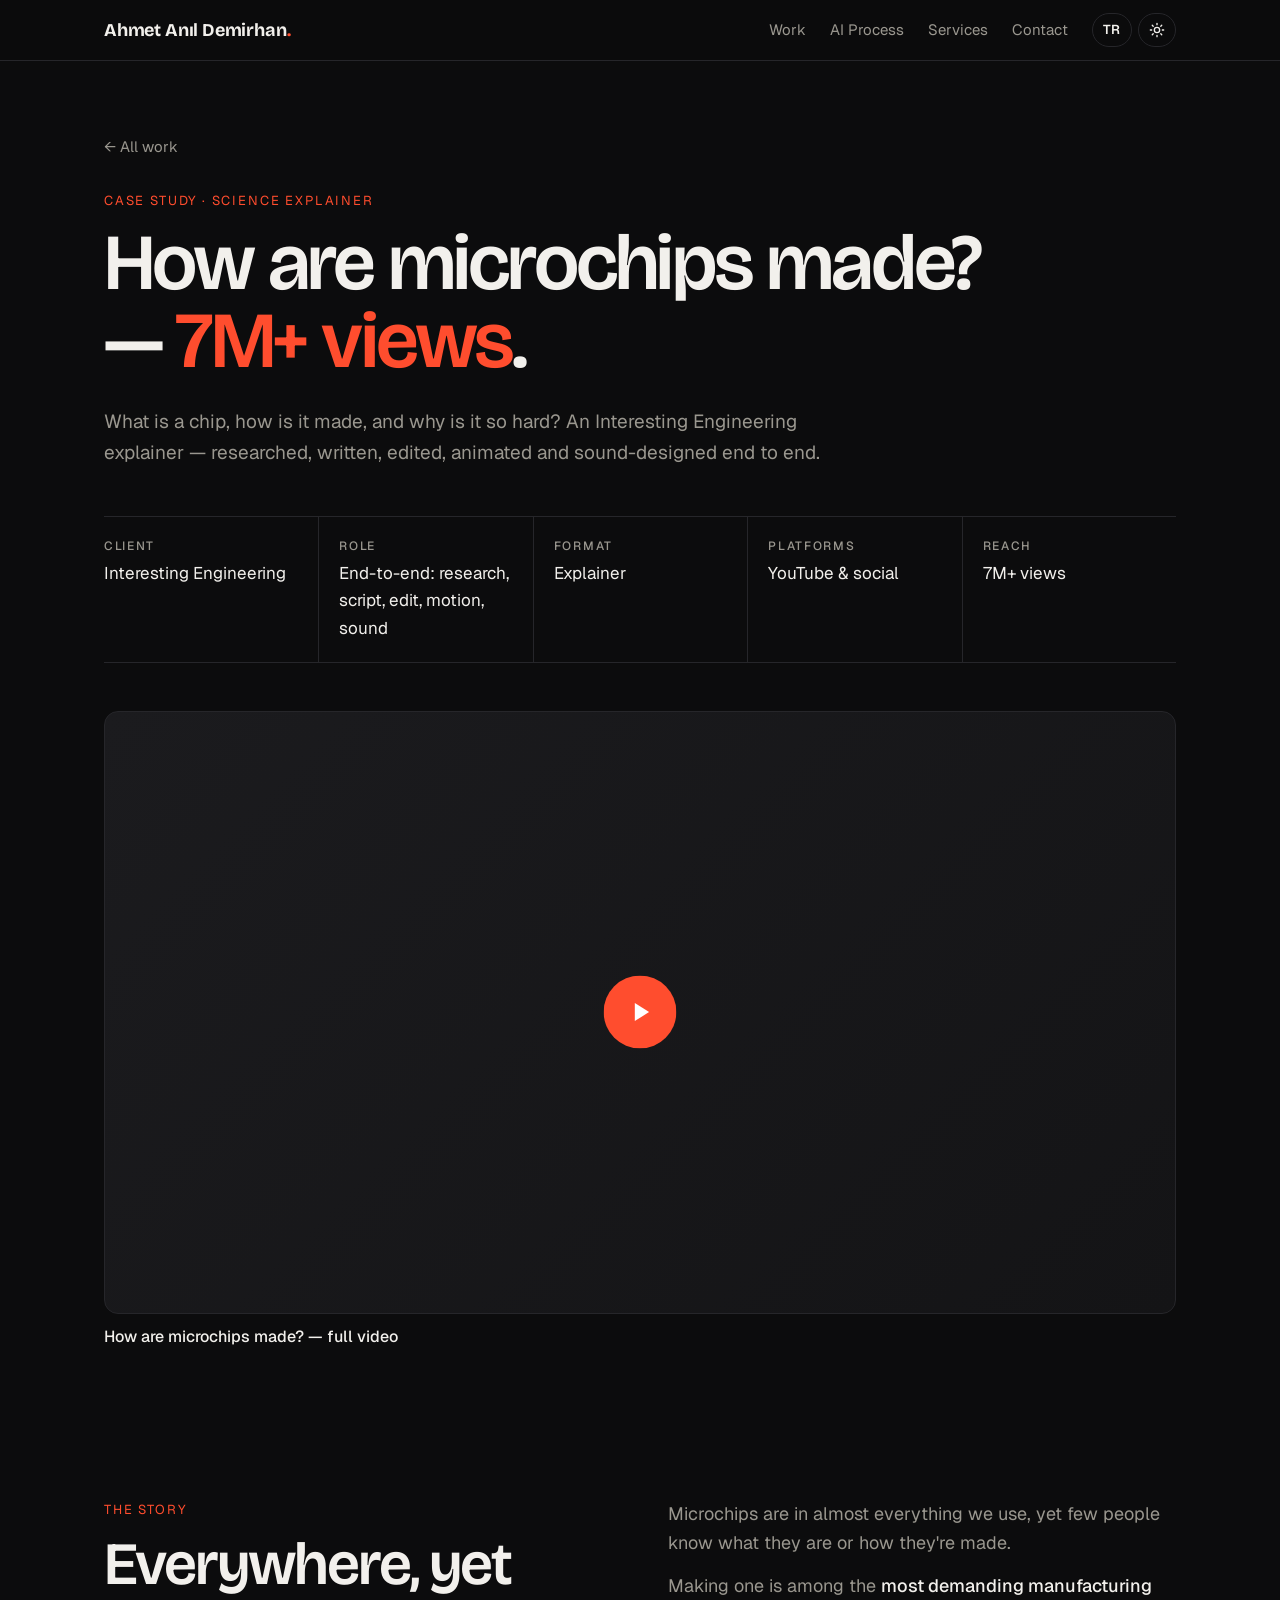
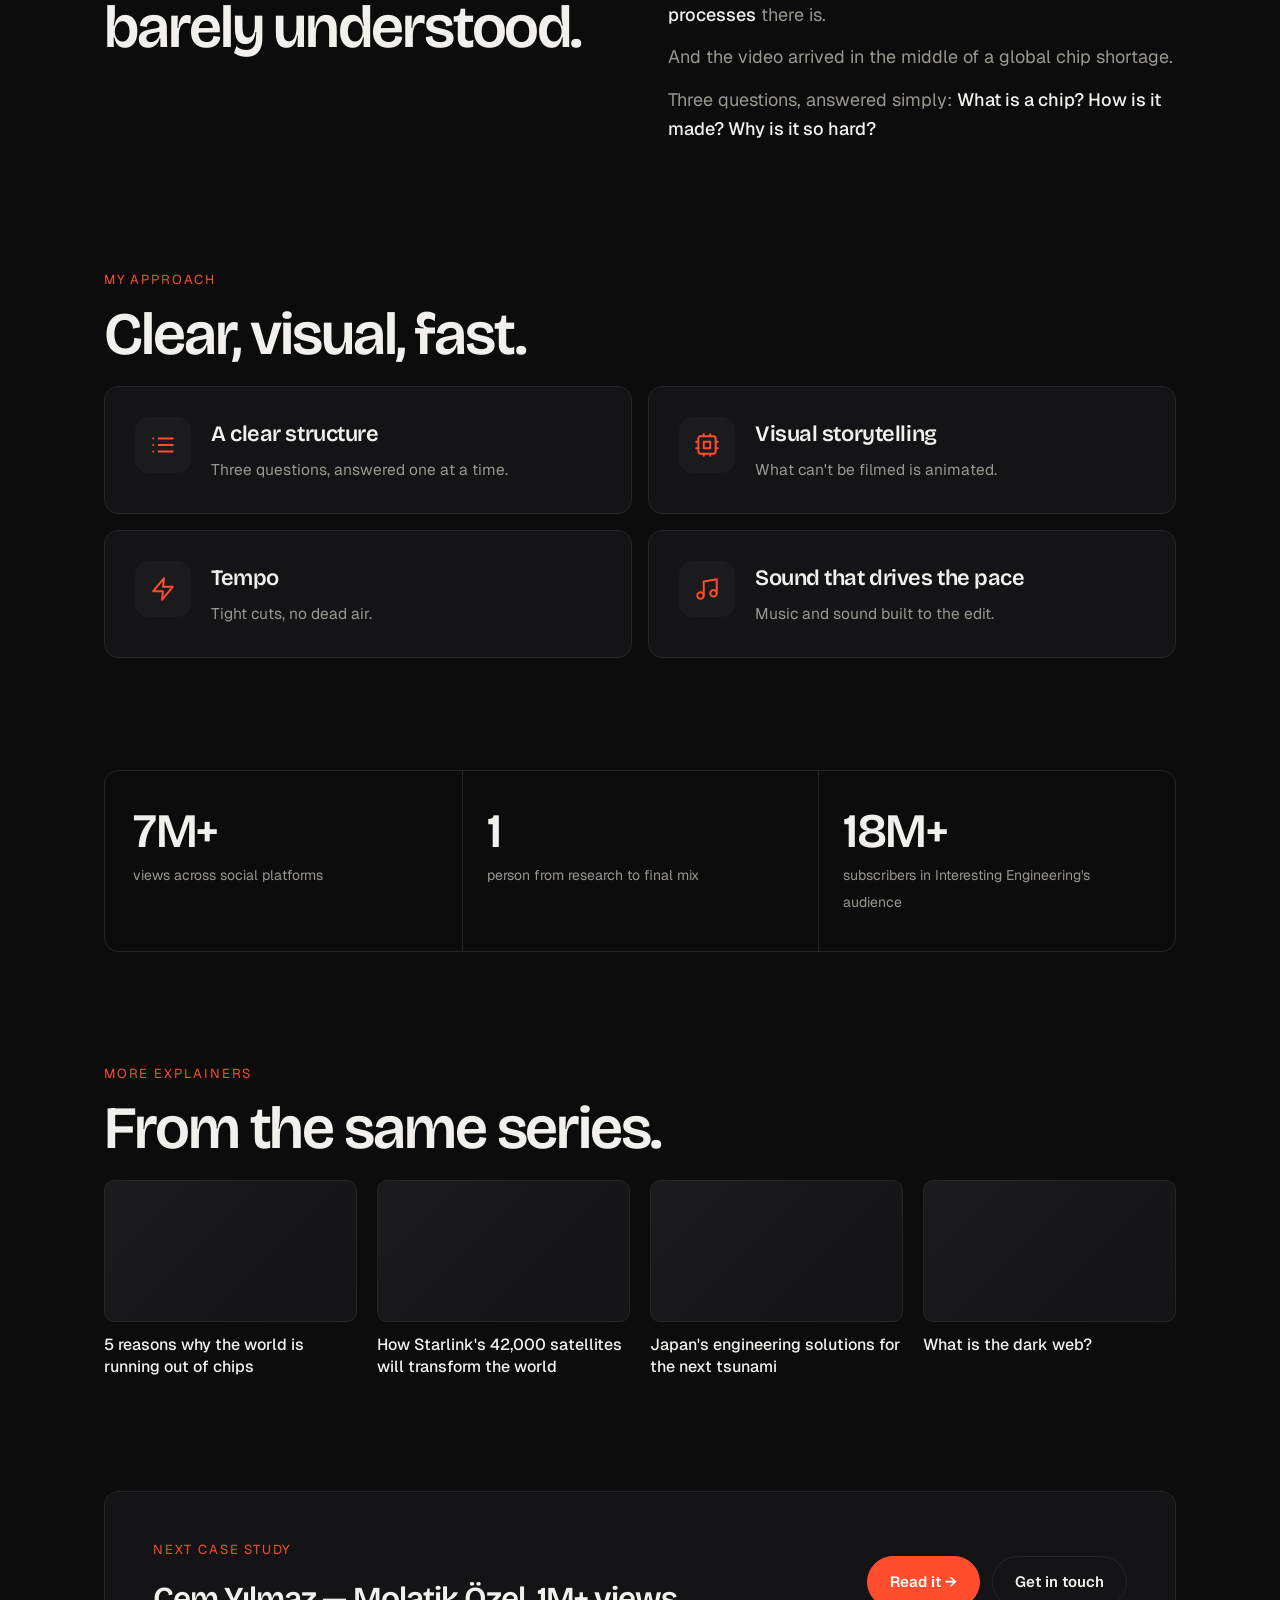
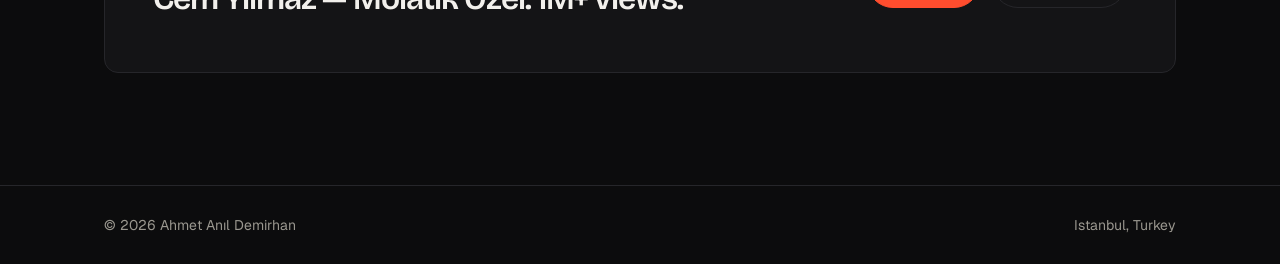
<file: work/making-microchips.html>
<!doctype html>
<html lang="en" data-theme="dark">
<head>
  <meta charset="utf-8">
  <meta name="viewport" content="width=device-width, initial-scale=1">
  <title>How are microchips made? — Ahmet Anıl Demirhan</title>
  <meta name="description" content="Case study: a 7M-view Interesting Engineering explainer on what microchips are, how they are made and why it is so hard — researched, scripted, edited, animated and sound-designed by Ahmet Anıl Demirhan.">
  <link rel="canonical" href="https://ahmetanildemirhan.github.io/work/making-microchips.html">
  <meta property="og:type" content="article">
  <meta property="og:url" content="https://ahmetanildemirhan.github.io/work/making-microchips.html">
  <meta property="og:title" content="How are microchips made? — 7M+ views">
  <meta property="og:description" content="Case study by Ahmet Anıl Demirhan — a 7M-view science explainer for Interesting Engineering.">
  <meta property="og:image" content="https://ahmetanildemirhan.github.io/assets/og.png">
  <meta name="twitter:card" content="summary_large_image">
  <meta name="theme-color" content="#0c0c0d">
  <link rel="preconnect" href="https://fonts.googleapis.com">
  <link rel="preconnect" href="https://fonts.gstatic.com" crossorigin>
  <link href="https://fonts.googleapis.com/css2?family=Bricolage+Grotesque:opsz,wght@12..96,500..800&family=Geist:wght@400;500;600&display=swap" rel="stylesheet">
  <script>
    (function () {
      var d = document.documentElement;
      d.classList.add("js");
      try {
        var t = localStorage.getItem("theme");
        if (t === "light" || t === "dark") d.dataset.theme = t;
      } catch (e) {}
    })();
  </script>
  <link rel="stylesheet" href="../assets/site.css">
</head>
<body>

<nav>
  <div class="wrap">
    <a class="logo" href="../index.html">Ahmet Anıl Demirhan<span>.</span></a>
    <div class="nav-right">
      <ul>
        <li><a href="../index.html#work" data-i18n="nav.work">Work</a></li>
        <li><a href="../index.html#process" data-i18n="nav.process">AI Process</a></li>
        <li><a href="../index.html#services" data-i18n="nav.services">Services</a></li>
        <li><a href="../index.html#contact" data-i18n="nav.contact">Contact</a></li>
      </ul>
      <div class="toggles">
        <button class="icon-btn" id="langBtn" type="button" aria-label="Türkçe / English">TR</button>
        <button class="icon-btn" id="themeBtn" type="button" aria-label="Toggle light / dark theme">
          <svg class="i-sun" viewBox="0 0 24 24" fill="none" stroke="currentColor" stroke-width="2" stroke-linecap="round"><circle cx="12" cy="12" r="4"/><path d="M12 2v2M12 20v2M4.9 4.9l1.4 1.4M17.7 17.7l1.4 1.4M2 12h2M20 12h2M4.9 19.1l1.4-1.4M17.7 6.3l1.4-1.4"/></svg>
          <svg class="i-moon" viewBox="0 0 24 24" fill="none" stroke="currentColor" stroke-width="2" stroke-linecap="round" stroke-linejoin="round"><path d="M21 12.8A9 9 0 1 1 11.2 3a7 7 0 0 0 9.8 9.8z"/></svg>
        </button>
      </div>
    </div>
  </div>
</nav>

<header class="case-hero">
  <div class="wrap">
    <a class="back" href="../index.html#work" data-i18n="nav.back">← All work</a>
    <div class="eyebrow" data-i18n="c.eyebrow">Case study · Science explainer</div>
    <h1 class="serif" data-i18n="c.title">How are microchips made? — <em>7M+ views</em>.</h1>
    <p class="lead" data-i18n="c.lead">What is a chip, how is it made, and why is it so hard? An Interesting Engineering explainer — researched, written, edited, animated and sound-designed end to end.</p>
    <div class="meta">
      <div><b data-i18n="m.client">Client</b>Interesting Engineering</div>
      <div><b data-i18n="m.role">Role</b><span data-i18n="m.roleV">End-to-end: research, script, edit, motion, sound</span></div>
      <div><b data-i18n="m.format">Format</b><span data-i18n="m.formatV">Explainer</span></div>
      <div><b data-i18n="m.platforms">Platforms</b><span data-i18n="m.platformsV">YouTube &amp; social</span></div>
      <div><b data-i18n="m.reach">Reach</b><span data-i18n="m.reachV">7M+ views</span></div>
    </div>
    <button class="card feature-video" type="button" data-src="yt" data-id="g8Qav3vIv9s" aria-label="Play the video">
      <div class="thumb"><img src="https://i.ytimg.com/vi/g8Qav3vIv9s/maxresdefault.jpg" alt="" onerror="if (this.dataset.f) { this.remove() } else { this.dataset.f = 1; this.src = 'https://i.ytimg.com/vi/g8Qav3vIv9s/hqdefault.jpg' }"></div>
      <h3 data-i18n="c.featured">How are microchips made? — full video</h3>
    </button>
  </div>
</header>

<section>
  <div class="wrap prose-grid">
    <div class="reveal">
      <div class="eyebrow" data-i18n="c.challengeE">The story</div>
      <h2 class="serif" data-i18n="c.challengeT">Everywhere, yet barely understood.</h2>
    </div>
    <div class="prose reveal">
      <p data-i18n="c.challenge1">Microchips are in almost everything we use, yet few people know what they are or how they're made.</p>
      <p data-i18n="c.challenge2">Making one is among the <b>most demanding manufacturing processes</b> there is.</p>
      <p data-i18n="c.challenge3">And the video arrived in the middle of a global chip shortage.</p>
      <p data-i18n="c.challenge4">Three questions, answered simply: <b>What is a chip? How is it made? Why is it so hard?</b></p>
    </div>
  </div>
</section>

<section>
  <div class="wrap">
    <div class="reveal">
      <div class="eyebrow" data-i18n="c.approachE">My approach</div>
      <h2 class="serif" data-i18n="c.approachT">Clear, visual, fast.</h2>
    </div>
    <div class="services">
      <div class="service reveal">
        <div class="ico"><svg viewBox="0 0 24 24" fill="none" stroke="currentColor" stroke-width="1.8" stroke-linecap="round" stroke-linejoin="round"><path d="M8 6h13M8 12h13M8 18h13M3 6h.01M3 12h.01M3 18h.01"/></svg></div>
        <div><h4 data-i18n="a1.t">A clear structure</h4><p data-i18n="a1.d">Three questions, answered one at a time.</p></div>
      </div>
      <div class="service reveal">
        <div class="ico"><svg viewBox="0 0 24 24" fill="none" stroke="currentColor" stroke-width="1.8" stroke-linecap="round" stroke-linejoin="round"><rect x="4" y="4" width="16" height="16" rx="2"/><path d="M9 9h6v6H9zM9 2v2M15 2v2M9 20v2M15 20v2M2 9h2M2 15h2M20 9h2M20 15h2"/></svg></div>
        <div><h4 data-i18n="a2.t">Visual storytelling</h4><p data-i18n="a2.d">What can't be filmed is animated.</p></div>
      </div>
      <div class="service reveal">
        <div class="ico"><svg viewBox="0 0 24 24" fill="none" stroke="currentColor" stroke-width="1.8" stroke-linecap="round" stroke-linejoin="round"><path d="M13 2 3 14h9l-1 8 10-12h-9z"/></svg></div>
        <div><h4 data-i18n="a3.t">Tempo</h4><p data-i18n="a3.d">Tight cuts, no dead air.</p></div>
      </div>
      <div class="service reveal">
        <div class="ico"><svg viewBox="0 0 24 24" fill="none" stroke="currentColor" stroke-width="1.8" stroke-linecap="round" stroke-linejoin="round"><path d="M9 18V5l12-2v13"/><circle cx="6" cy="18" r="3"/><circle cx="18" cy="16" r="3"/></svg></div>
        <div><h4 data-i18n="a4.t">Sound that drives the pace</h4><p data-i18n="a4.d">Music and sound built to the edit.</p></div>
      </div>
    </div>
  </div>
</section>

<section>
  <div class="wrap">
    <div class="stats reveal" style="border-radius:var(--radius);border:1px solid var(--line)">
      <div class="wrap" style="padding:0;grid-template-columns:repeat(3,1fr)">
        <div class="stat" style="padding-left:28px"><b>7M+</b><span data-i18n="s.views">views across social platforms</span></div>
        <div class="stat"><b>1</b><span data-i18n="s.person">person from research to final mix</span></div>
        <div class="stat"><b>18M+</b><span data-i18n="s.subs">subscribers in Interesting Engineering's audience</span></div>
      </div>
    </div>
  </div>
</section>

<section>
  <div class="wrap">
    <div class="reveal">
      <div class="eyebrow" data-i18n="r.e">More explainers</div>
      <h2 class="serif" data-i18n="r.t">From the same series.</h2>
    </div>
    <div class="grid four" id="related"></div>
  </div>
</section>

<div class="wrap">
  <div class="next-case reveal">
    <div>
      <div class="eyebrow" data-i18n="next.e">Next case study</div>
      <h3 data-i18n="next.t">Cem Yılmaz — Molatik Özel. 1M+ views.</h3>
    </div>
    <div class="cta" style="margin-top:0">
      <a class="btn primary" href="cem-yilmaz.html" data-i18n="next.c">Read it →</a>
      <a class="btn ghost" href="../index.html#contact" data-i18n="next.w">Get in touch</a>
    </div>
  </div>
</div>

<footer>
  <div class="wrap">
    <span>© <span id="year">2026</span> Ahmet Anıl Demirhan</span>
    <span data-i18n="footer.loc">Istanbul, Turkey</span>
  </div>
</footer>

<dialog id="player" aria-label="Video player">
  <button class="close" id="close" type="button" data-i18n="player.close">Close ✕</button>
  <div class="player" id="frame"></div>
</dialog>

<script>
  window.TR = {
    "c.eyebrow": "Vaka çalışması · Bilim anlatımı",
    "c.title": "Mikroçipler nasıl üretilir? — <em>7M+ izlenme</em>.",
    "c.lead": "Çip nedir, nasıl yapılır, neden bu kadar zordur? Interesting Engineering için araştırmasından senaryosuna, kurgusundan animasyonu ve sesine kadar baştan sona hazırlanmış bir anlatım videosu.",
    "m.client": "Müşteri",
    "m.role": "Rol",
    "m.roleV": "Uçtan uca: araştırma, senaryo, kurgu, motion, ses",
    "m.format": "Format",
    "m.formatV": "Anlatım videosu",
    "m.platforms": "Platformlar",
    "m.platformsV": "YouTube ve sosyal medya",
    "m.reach": "Erişim",
    "m.reachV": "7M+ izlenme",
    "c.featured": "Mikroçipler nasıl üretilir? — tam video",
    "c.challengeE": "Hikâye",
    "c.challengeT": "Her yerde ama neredeyse hiç bilinmiyor.",
    "c.challenge1": "Mikroçipler kullandığımız neredeyse her şeyin içinde; yine de ne olduklarını ya da nasıl yapıldıklarını bilen çok az.",
    "c.challenge2": "Bir çip üretmek, var olan <b>en zahmetli üretim süreçlerinden</b> biri.",
    "c.challenge3": "Üstelik video, küresel bir çip krizinin tam ortasında yayınlandı.",
    "c.challenge4": "Sade bir dille cevaplanan üç soru: <b>Çip nedir? Nasıl yapılır? Neden bu kadar zordur?</b>",
    "c.approachE": "Yaklaşımım",
    "c.approachT": "Net, görsel, hızlı.",
    "a1.t": "Net bir yapı",
    "a1.d": "Üç soru, sırayla cevaplanıyor.",
    "a2.t": "Görsel anlatım",
    "a2.d": "Çekilemeyeni animasyon anlatıyor.",
    "a3.t": "Tempo",
    "a3.d": "Sıkı kesmeler, boşluk yok.",
    "a4.t": "Temposu sesle kurulan kurgu",
    "a4.d": "Kurguya göre kurulan müzik ve ses.",
    "s.views": "sosyal medyada toplam izlenme",
    "s.person": "kişi, araştırmadan son mikse kadar",
    "s.subs": "aboneli Interesting Engineering kitlesi",
    "r.e": "Diğer anlatım videoları",
    "r.t": "Aynı seriden.",
    "next.e": "Sonraki vaka çalışması",
    "next.t": "Cem Yılmaz — Molatik Özel. 1M+ izlenme.",
    "next.c": "Oku →",
    "next.w": "İletişime geç"
  };
</script>
<script src="../assets/site.js"></script>
<script>
  // [source, id, English title]
  const related = [
    ["gd", "123Gh-NNnEUnTaNWPeGXMknIFwYtRA9Y2", "5 reasons why the world is running out of chips"],
    ["gd", "12lZfEtjoI7pUZ-2l2leSVi2RlOXw6sS-", "How Starlink's 42,000 satellites will transform the world"],
    ["gd", "1cmJgec8sTV0xiEexh_lw1od2vC0TqWyG", "Japan's engineering solutions for the next tsunami"],
    ["gd", "1y8oDEwFQNyIx-2xOyEpT1DNAWlbvZyG3", "What is the dark web?"],
  ];
  document.getElementById("related").innerHTML = related.map(([src, id, title]) => `
    <button class="card" type="button" data-src="${src}" data-id="${id}">
      <div class="thumb"><img loading="lazy" src="${site.thumbUrl(src, id)}" alt="" onerror="this.remove()"></div>
      <h3>${title}</h3>
    </button>`).join("");

</script>
</body>
</html>
</file>
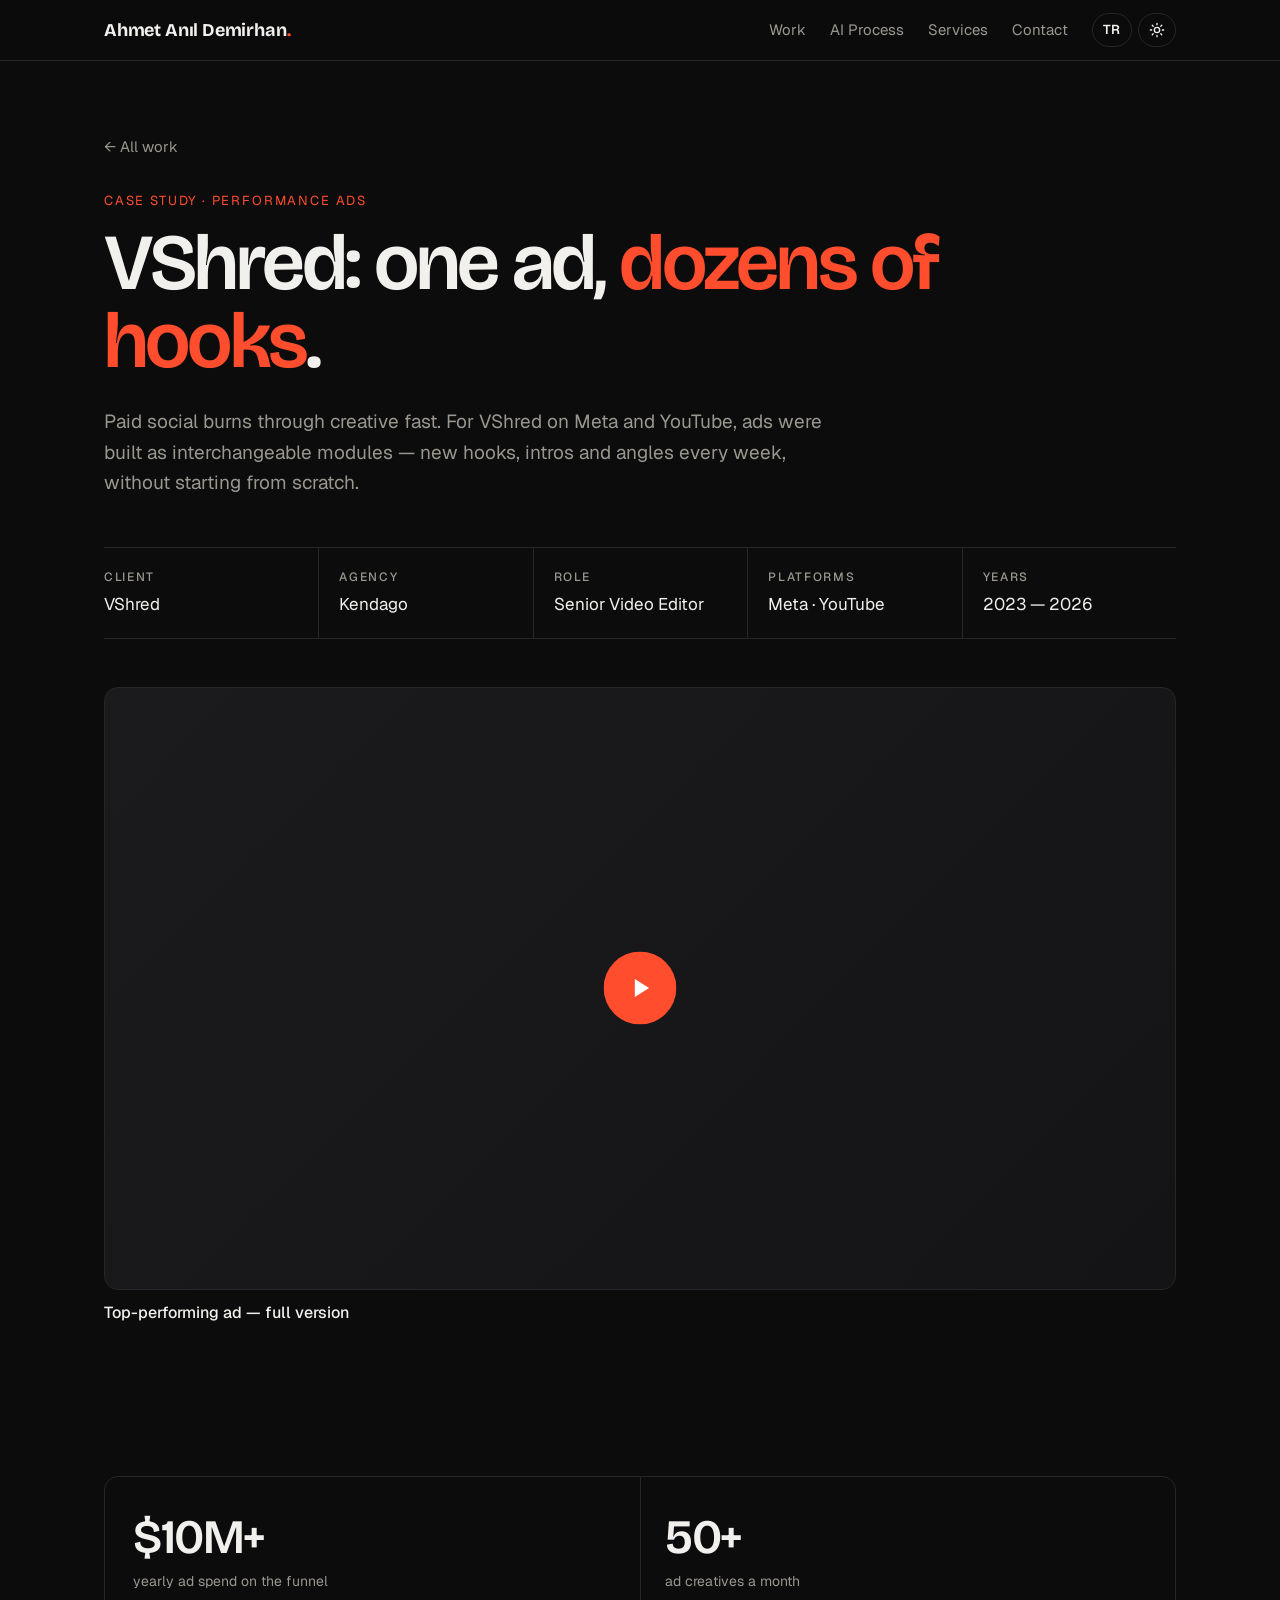
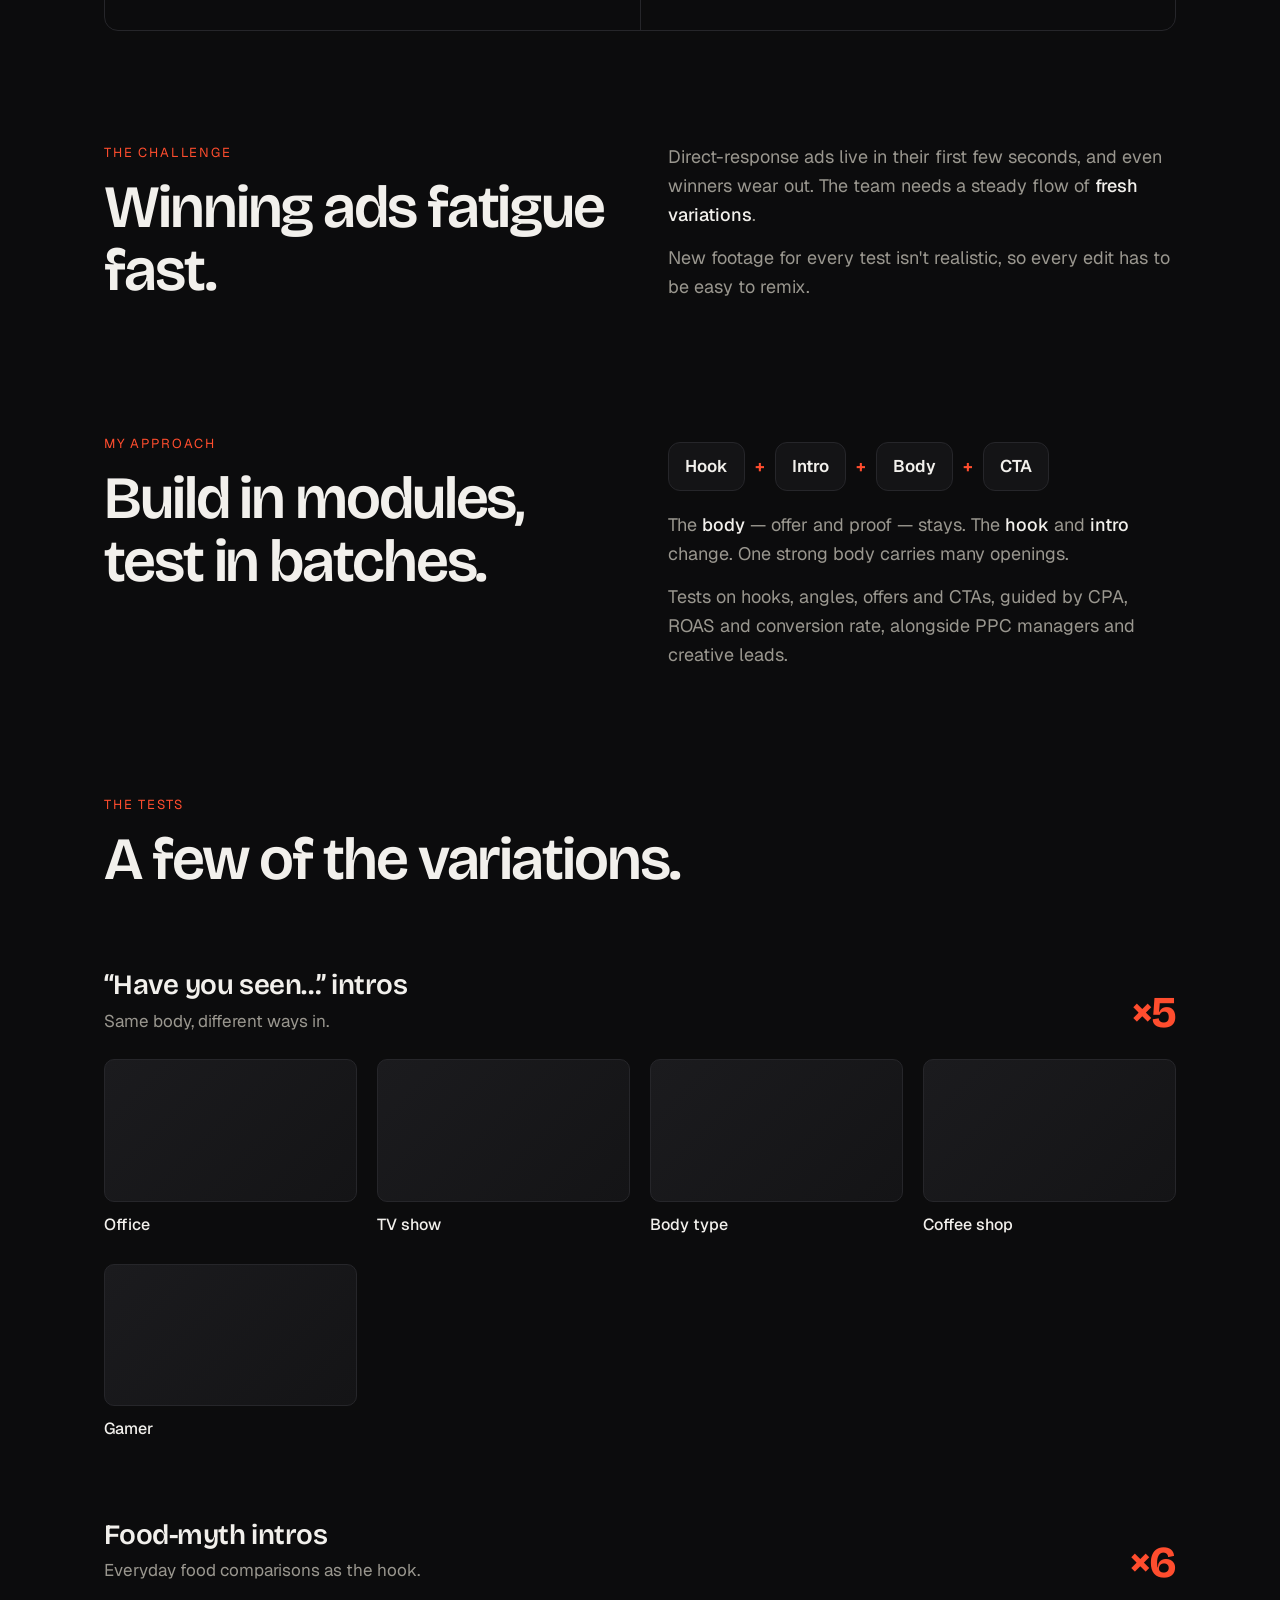
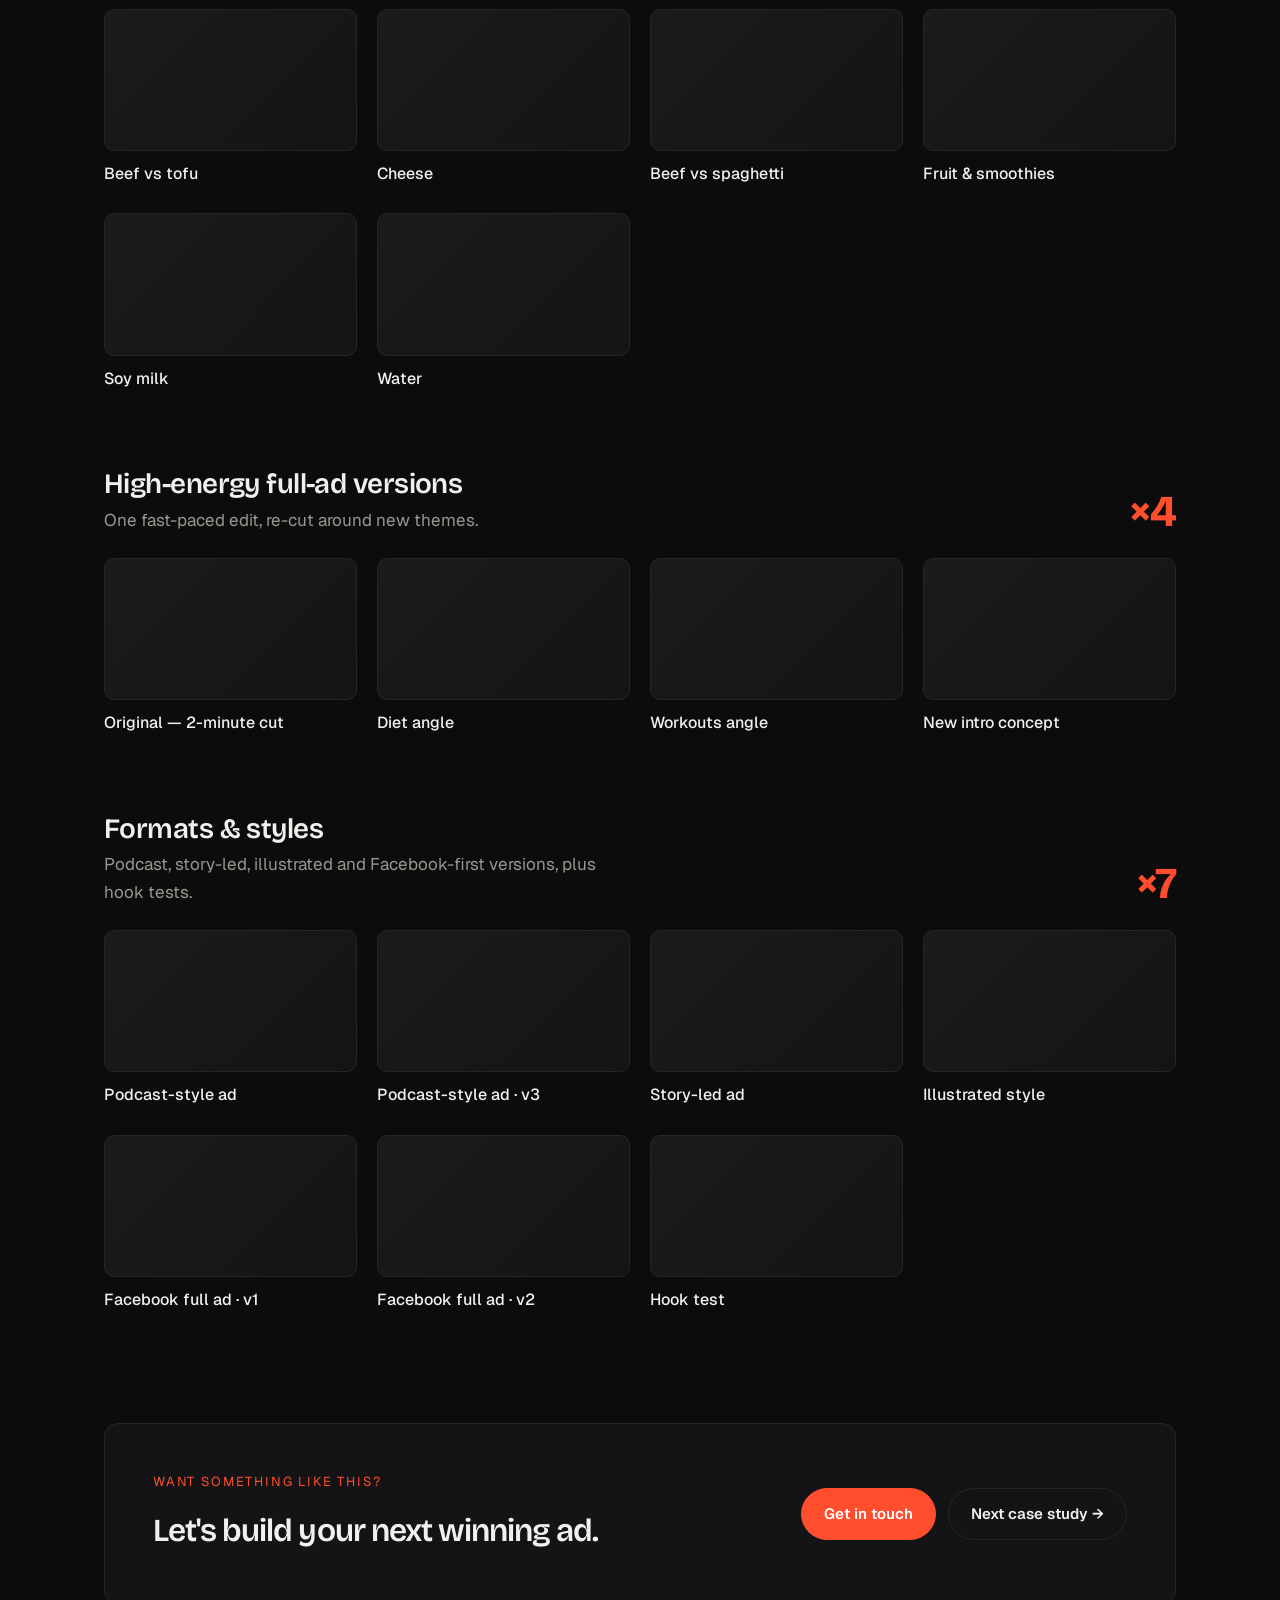
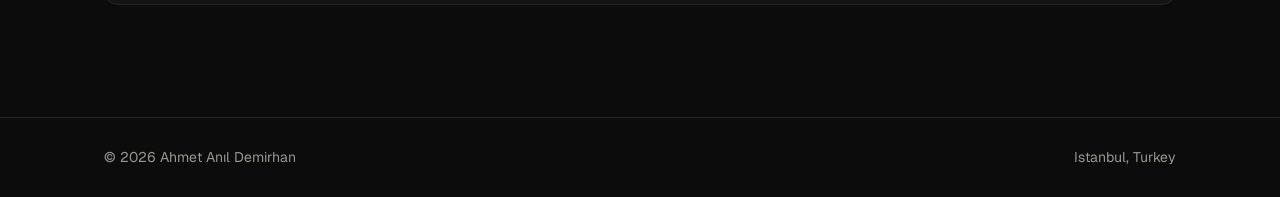
<file: work/vshred.html>
<!doctype html>
<html lang="en" data-theme="dark">
<head>
  <meta charset="utf-8">
  <meta name="viewport" content="width=device-width, initial-scale=1">
  <title>VShred: One ad, dozens of hooks — Ahmet Anıl Demirhan</title>
  <meta name="description" content="Case study: modular direct-response video ads for VShred on Meta and YouTube, built so new hooks, intros and angles could be tested every week.">
  <link rel="canonical" href="https://ahmetanildemirhan.github.io/work/vshred.html">
  <meta property="og:type" content="article">
  <meta property="og:url" content="https://ahmetanildemirhan.github.io/work/vshred.html">
  <meta property="og:title" content="VShred: One ad, dozens of hooks">
  <meta property="og:description" content="Case study by Ahmet Anıl Demirhan — modular direct-response ads for Meta and YouTube.">
  <meta property="og:image" content="https://ahmetanildemirhan.github.io/assets/og.png">
  <meta name="twitter:card" content="summary_large_image">
  <meta name="theme-color" content="#0c0c0d">
  <link rel="preconnect" href="https://fonts.googleapis.com">
  <link rel="preconnect" href="https://fonts.gstatic.com" crossorigin>
  <link href="https://fonts.googleapis.com/css2?family=Bricolage+Grotesque:opsz,wght@12..96,500..800&family=Geist:wght@400;500;600&display=swap" rel="stylesheet">
  <script>
    (function () {
      var d = document.documentElement;
      d.classList.add("js");
      try {
        var t = localStorage.getItem("theme");
        if (t === "light" || t === "dark") d.dataset.theme = t;
      } catch (e) {}
    })();
  </script>
  <link rel="stylesheet" href="../assets/site.css">
</head>
<body>

<nav>
  <div class="wrap">
    <a class="logo" href="../index.html">Ahmet Anıl Demirhan<span>.</span></a>
    <div class="nav-right">
      <ul>
        <li><a href="../index.html#work" data-i18n="nav.work">Work</a></li>
        <li><a href="../index.html#process" data-i18n="nav.process">AI Process</a></li>
        <li><a href="../index.html#services" data-i18n="nav.services">Services</a></li>
        <li><a href="../index.html#contact" data-i18n="nav.contact">Contact</a></li>
      </ul>
      <div class="toggles">
        <button class="icon-btn" id="langBtn" type="button" aria-label="Türkçe / English">TR</button>
        <button class="icon-btn" id="themeBtn" type="button" aria-label="Toggle light / dark theme">
          <svg class="i-sun" viewBox="0 0 24 24" fill="none" stroke="currentColor" stroke-width="2" stroke-linecap="round"><circle cx="12" cy="12" r="4"/><path d="M12 2v2M12 20v2M4.9 4.9l1.4 1.4M17.7 17.7l1.4 1.4M2 12h2M20 12h2M4.9 19.1l1.4-1.4M17.7 6.3l1.4-1.4"/></svg>
          <svg class="i-moon" viewBox="0 0 24 24" fill="none" stroke="currentColor" stroke-width="2" stroke-linecap="round" stroke-linejoin="round"><path d="M21 12.8A9 9 0 1 1 11.2 3a7 7 0 0 0 9.8 9.8z"/></svg>
        </button>
      </div>
    </div>
  </div>
</nav>

<header class="case-hero">
  <div class="wrap">
    <a class="back" href="../index.html#work" data-i18n="nav.back">← All work</a>
    <div class="eyebrow" data-i18n="c.eyebrow">Case study · Performance ads</div>
    <h1 class="serif" data-i18n="c.title">VShred: one ad, <em>dozens of hooks</em>.</h1>
    <p class="lead" data-i18n="c.lead">Paid social burns through creative fast. For VShred on Meta and YouTube, ads were built as interchangeable modules — new hooks, intros and angles every week, without starting from scratch.</p>
    <div class="meta">
      <div><b data-i18n="m.client">Client</b>VShred</div>
      <div><b data-i18n="m.agency">Agency</b>Kendago</div>
      <div><b data-i18n="m.role">Role</b><span data-i18n="m.roleV">Senior Video Editor</span></div>
      <div><b data-i18n="m.platforms">Platforms</b>Meta · YouTube</div>
      <div><b data-i18n="m.years">Years</b>2023 — 2026</div>
    </div>
    <button class="card feature-video" type="button" data-src="gd" data-id="1eEIGhpaQalp_2YZss0ATCWoCbRARMluo" aria-label="Play the top-performing ad">
      <div class="thumb"><img src="https://drive.google.com/thumbnail?id=1eEIGhpaQalp_2YZss0ATCWoCbRARMluo&amp;sz=w1600" alt="" onerror="this.remove()"></div>
      <h3 data-i18n="c.featured">Top-performing ad — full version</h3>
    </button>
  </div>
</header>

<section>
  <div class="wrap">
    <div class="stats reveal" style="border-radius:var(--radius);border:1px solid var(--line)">
      <div class="wrap" style="padding:0;grid-template-columns:repeat(2,1fr)">
        <div class="stat" style="padding-left:28px"><b>$10M+</b><span data-i18n="s.spend">yearly ad spend on the funnel</span></div>
        <div class="stat"><b>50+</b><span data-i18n="s.ads">ad creatives a month</span></div>
      </div>
    </div>
  </div>
</section>

<section>
  <div class="wrap prose-grid">
    <div class="reveal">
      <div class="eyebrow" data-i18n="c.challengeE">The challenge</div>
      <h2 class="serif" data-i18n="c.challengeT">Winning ads fatigue fast.</h2>
    </div>
    <div class="prose reveal">
      <p data-i18n="c.challenge1">Direct-response ads live in their first few seconds, and even winners wear out. The team needs a steady flow of <b>fresh variations</b>.</p>
      <p data-i18n="c.challenge2">New footage for every test isn't realistic, so every edit has to be easy to remix.</p>
    </div>
  </div>
</section>

<section>
  <div class="wrap prose-grid">
    <div class="reveal">
      <div class="eyebrow" data-i18n="c.approachE">My approach</div>
      <h2 class="serif" data-i18n="c.approachT">Build in modules, test in batches.</h2>
    </div>
    <div class="prose reveal">
      <div class="formula">
        <span data-i18n="f.hook">Hook</span><i>+</i><span data-i18n="f.intro">Intro</span><i>+</i><span data-i18n="f.body">Body</span><i>+</i><span>CTA</span>
      </div>
      <p data-i18n="c.approach1">The <b>body</b> — offer and proof — stays. The <b>hook</b> and <b>intro</b> change. One strong body carries many openings.</p>
      <p data-i18n="c.approach2">Tests on hooks, angles, offers and CTAs, guided by CPA, ROAS and conversion rate, alongside PPC managers and creative leads.</p>
    </div>
  </div>
</section>

<section>
  <div class="wrap">
    <div class="reveal">
      <div class="eyebrow" data-i18n="c.testsE">The tests</div>
      <h2 class="serif" data-i18n="c.testsT">A few of the variations.</h2>
    </div>

    <div class="test reveal">
      <div class="test-head">
        <div>
          <h3 data-i18n="t1.t">“Have you seen…” intros</h3>
          <p data-i18n="t1.d">Same body, different ways in.</p>
        </div>
        <span class="count">×5</span>
      </div>
      <div class="grid four" data-set="t1"></div>
    </div>

    <div class="test reveal">
      <div class="test-head">
        <div>
          <h3 data-i18n="t2.t">Food-myth intros</h3>
          <p data-i18n="t2.d">Everyday food comparisons as the hook.</p>
        </div>
        <span class="count">×6</span>
      </div>
      <div class="grid four" data-set="t2"></div>
    </div>

    <div class="test reveal">
      <div class="test-head">
        <div>
          <h3 data-i18n="t3.t">High-energy full-ad versions</h3>
          <p data-i18n="t3.d">One fast-paced edit, re-cut around new themes.</p>
        </div>
        <span class="count">×4</span>
      </div>
      <div class="grid four" data-set="t3"></div>
    </div>

    <div class="test reveal">
      <div class="test-head">
        <div>
          <h3 data-i18n="t4.t">Formats &amp; styles</h3>
          <p data-i18n="t4.d">Podcast, story-led, illustrated and Facebook-first versions, plus hook tests.</p>
        </div>
        <span class="count">×7</span>
      </div>
      <div class="grid four" data-set="t4"></div>
    </div>
  </div>
</section>

<div class="wrap">
  <div class="next-case reveal">
    <div>
      <div class="eyebrow" data-i18n="next.e">Want something like this?</div>
      <h3 data-i18n="next.t">Let's build your next winning ad.</h3>
    </div>
    <div class="cta" style="margin-top:0">
      <a class="btn primary" href="../index.html#contact" data-i18n="next.c">Get in touch</a>
      <a class="btn ghost" href="making-microchips.html" data-i18n="next.w">Next case study →</a>
    </div>
  </div>
</div>

<footer>
  <div class="wrap">
    <span>© <span id="year">2026</span> Ahmet Anıl Demirhan</span>
    <span data-i18n="footer.loc">Istanbul, Turkey</span>
  </div>
</footer>

<dialog id="player" aria-label="Video player">
  <button class="close" id="close" type="button" data-i18n="player.close">Close ✕</button>
  <div class="player" id="frame"></div>
</dialog>

<script>
  window.TR = {
    "c.eyebrow": "Vaka çalışması · Performans reklamları",
    "c.title": "VShred: tek reklam, <em>onlarca hook</em>.",
    "c.lead": "Sosyal medya reklamlarında kreatif hızla tükenir. VShred için Meta ve YouTube'da reklamlar birbirinin yerine geçebilen modüller halinde kuruldu — sıfırdan başlamadan, her hafta yeni hook, giriş ve açılar.",
    "s.spend": "funnel'ın yıllık reklam bütçesi",
    "s.ads": "ayda reklam videosu",
    "m.client": "Müşteri",
    "m.agency": "Ajans",
    "m.role": "Rol",
    "m.roleV": "Kıdemli Video Editörü",
    "m.platforms": "Platformlar",
    "m.years": "Yıllar",
    "c.featured": "En iyi performans gösteren reklam — tam versiyon",
    "c.challengeE": "Sorun",
    "c.challengeT": "Kazanan reklamlar çabuk yorulur.",
    "c.challenge1": "Direct-response reklamlar ilk birkaç saniyede yaşar; kazananlar bile zamanla yorulur. Ekibin sürekli <b>yeni varyasyonlara</b> ihtiyacı var.",
    "c.challenge2": "Her test için yeni çekim gerçekçi değil; bu yüzden her kurgu kolayca yeniden düzenlenebilmeli.",
    "c.approachE": "Yaklaşımım",
    "c.approachT": "Modüllerle kurgula, toplu test et.",
    "f.hook": "Hook",
    "f.intro": "Giriş",
    "f.body": "Gövde",
    "c.approach1": "Teklifi ve kanıtı taşıyan <b>gövde</b> sabit kalır. <b>Hook</b> ve <b>giriş</b> değişir. Tek bir güçlü gövde, birçok açılışı taşır.",
    "c.approach2": "PPC yöneticileri ve kreatif liderlerle birlikte; CPA, ROAS ve dönüşüm oranına göre hook, açı, teklif ve CTA testleri.",
    "c.testsE": "Testler",
    "c.testsT": "Varyasyonlardan birkaçı.",
    "t1.t": "“Hiç gördünüz mü…” girişleri",
    "t1.d": "Aynı gövde, farklı girişler.",
    "t2.t": "Yemek efsanesi girişleri",
    "t2.d": "Hook olarak günlük yiyecek karşılaştırmaları.",
    "t3.t": "Yüksek enerjili tam reklam versiyonları",
    "t3.d": "Hızlı tempolu tek bir kurgu, yeni temalarla yeniden kurgulandı.",
    "t4.t": "Formatlar ve stiller",
    "t4.d": "Podcast, hikâye, illüstrasyon ve Facebook öncelikli versiyonlar; ayrıca hook testleri.",
    "next.e": "Benzer bir şey mi istiyorsunuz?",
    "next.t": "Bir sonraki kazanan reklamınızı birlikte yapalım.",
    "next.c": "İletişime geç",
    "next.w": "Sonraki vaka çalışması →"
  };
</script>
<script src="../assets/site.js"></script>
<script>
  // [Drive id, English label, Turkish label]
  const sets = {
    t1: [
      ["1vwUjd8Wu1UF3VyFA8fMlGUUtiJXKKK4L", "Office", "Ofis"],
      ["1gWKFyESmtn1Rp5t8z9MJw6awIMNGETwC", "TV show", "TV programı"],
      ["1JqTJZeZwqhOuM_UOqC3ICpnBfXEQoW-7", "Body type", "Vücut tipi"],
      ["1vCo96DrrjLnis153saEGer0EiYa_bXkI", "Coffee shop", "Kafe"],
      ["1ZEybFhhqO3xyaH3Z1wmsBor3GX65SqFt", "Gamer", "Oyuncu"]
    ],
    t2: [
      ["1sJN9QGW0-M_lIcHlXVymMN4JmzNxdjct", "Beef vs tofu", "Et mi tofu mu"],
      ["1ppA7Vi8LXR_XxTMswvtTBjjQMBwyo7xP", "Cheese", "Peynir"],
      ["1o2xDKrYiffrRAYOFD75PswR96oVbqpBF", "Beef vs spaghetti", "Et mi spagetti mi"],
      ["17eDDH3zhNiZS03nqLvglfVcN3wiH6Qi4", "Fruit & smoothies", "Meyve ve smoothie"],
      ["1AF_D_JolQC_LVFep9Ya5FsyZehcgnY-6", "Soy milk", "Soya sütü"],
      ["1bA2Iiuw8G_KnMuoISalEmEuUGm8pZTse", "Water", "Su"]
    ],
    t3: [
      ["1eEIGhpaQalp_2YZss0ATCWoCbRARMluo", "Original — 2-minute cut", "Orijinal — 2 dakikalık kurgu"],
      ["1uPvgCZMRhs-2QMtxP_L4C9Wl18a_uM1m", "Diet angle", "Diyet açısı"],
      ["1Ap4wtmlW5hnOUVTDKVpECXdPizJdcXUX", "Workouts angle", "Antrenman açısı"],
      ["13f9SCUyMGAYQ6WtFg4ylEZSUmsa6dCID", "New intro concept", "Yeni giriş konsepti"]
    ],
    t4: [
      ["1LJi0L4ZWKX0zCxoQxSQOSm_Zu-rbgupb", "Podcast-style ad", "Podcast tarzı reklam"],
      ["1gTjG6hlPtmSWUuYV3r7Drvw0xc-bkBRp", "Podcast-style ad · v3", "Podcast tarzı reklam · v3"],
      ["11XsqWFF-GyEatNo7b0Dkc6jfE4OlJLal", "Story-led ad", "Hikâye odaklı reklam"],
      ["1DQyc8-ABW0vNNZZm_u7lFNKnzN9_dt0O", "Illustrated style", "İllüstrasyon stili"],
      ["1qRsej82-V1je73p071LygAbgV1QmH4D8", "Facebook full ad · v1", "Facebook tam reklam · v1"],
      ["1JSrQoCnSS-RKwSmN0f0Th_sq_4ojLAS3", "Facebook full ad · v2", "Facebook tam reklam · v2"],
      ["12K0OMQxopUsECcfKgL8N8lxq8xH9J4nk", "Hook test", "Hook testi"]
    ]
  };

  function renderSets() {
    document.querySelectorAll("[data-set]").forEach(el => {
      el.innerHTML = sets[el.dataset.set].map(([id, en, tr]) => `
        <button class="card" type="button" data-src="gd" data-id="${id}">
          <div class="thumb"><img loading="lazy" src="${site.thumbUrl("gd", id)}" alt="" onerror="this.remove()"></div>
          <h3>${site.lang === "tr" ? tr : en}</h3>
        </button>`).join("");
    });
  }
  document.addEventListener("langchange", renderSets);
  renderSets();
</script>
</body>
</html>
</file>
<file: assets/site.css>
/* Shared styles for every page of the portfolio. */
:root {
  --bg: #0c0c0d;
  --bg-2: #141416;
  --bg-3: #1b1b1e;
  --line: #26262a;
  --text: #f2f0ec;
  --muted: #9a978f;
  --accent: #ff4d2e;
  --nav-bg: rgba(12, 12, 13, .82);
  --radius: 14px;
  --max: 1120px;
}
:root[data-theme="light"] {
  --bg: #f5f3ee;
  --bg-2: #ffffff;
  --bg-3: #ece9e2;
  --line: #e1ddd4;
  --text: #151515;
  --muted: #6b675f;
  --accent: #e8401f;
  --nav-bg: rgba(245, 243, 238, .85);
}
* { box-sizing: border-box; margin: 0; padding: 0; }
html { scroll-behavior: smooth; }
body {
  background: var(--bg);
  color: var(--text);
  font-family: Geist, system-ui, sans-serif;
  font-size: 17px;
  line-height: 1.6;
  -webkit-font-smoothing: antialiased;
  transition: background .3s, color .3s;
}
a { color: inherit; }
img { display: block; max-width: 100%; }
.wrap { max-width: var(--max); margin: 0 auto; padding: 0 24px; }
.serif { font-family: "Bricolage Grotesque", system-ui, sans-serif; font-weight: 600; letter-spacing: -.035em; }

/* Nav */
nav {
  position: sticky; top: 0; z-index: 10;
  background: var(--nav-bg);
  backdrop-filter: blur(10px);
  border-bottom: 1px solid var(--line);
}
nav .wrap { display: flex; align-items: center; justify-content: space-between; gap: 16px; height: 60px; }
.logo { font-family: "Bricolage Grotesque", system-ui, sans-serif; font-weight: 700; text-decoration: none; letter-spacing: -.01em; font-size: 18px; white-space: nowrap; }
.logo span { color: var(--accent); }
.nav-right { display: flex; align-items: center; gap: 24px; }
nav ul { list-style: none; display: flex; gap: 24px; font-size: 15px; }
nav ul a { text-decoration: none; color: var(--muted); transition: color .2s; }
nav ul a:hover { color: var(--text); }
.toggles { display: flex; gap: 6px; }
.icon-btn {
  height: 34px; min-width: 34px; padding: 0 10px; border-radius: 999px;
  border: 1px solid var(--line); background: transparent; color: var(--text);
  font: inherit; font-size: 13px; font-weight: 600; letter-spacing: .04em; cursor: pointer;
  display: inline-flex; align-items: center; justify-content: center;
}
.icon-btn:hover { background: var(--bg-2); }
.icon-btn svg { width: 16px; height: 16px; }
:root[data-theme="light"] .i-sun, :root:not([data-theme="light"]) .i-moon { display: none; }

/* Hero */
.hero { padding: 96px 0 72px; }
.hero .wrap { display: grid; grid-template-columns: 1fr 310px; gap: 72px; align-items: center; }
.rec { display: inline-flex; align-items: center; gap: 10px; font-size: 13px; letter-spacing: .14em; text-transform: uppercase; color: var(--muted); margin-bottom: 24px; }
.rec::before { content: ""; width: 9px; height: 9px; border-radius: 50%; background: var(--accent); animation: blink 1.6s infinite; }
@keyframes blink { 50% { opacity: .2; } }
h1 { font-size: clamp(42px, 6.2vw, 82px); line-height: .98; letter-spacing: -.028em; }
h1 em, h2 em { font-style: normal; color: var(--accent); }
.lead { margin-top: 28px; font-size: 19px; color: var(--muted); max-width: 560px; }
.cta { margin-top: 36px; display: flex; flex-wrap: wrap; gap: 12px; }
.btn {
  display: inline-flex; align-items: center; gap: 8px; padding: 13px 22px; border-radius: 999px;
  font: inherit; font-size: 15px; font-weight: 600; text-decoration: none; cursor: pointer;
  border: 1px solid var(--line); background: transparent; color: var(--text);
  transition: transform .2s, background .2s;
}
.btn:hover { transform: translateY(-2px); }
.btn.primary { background: var(--accent); border-color: var(--accent); color: #fff; }
.btn.ghost:hover { background: var(--bg-2); }
.portrait { position: relative; z-index: 0; }
.portrait img { border-radius: var(--radius); filter: grayscale(1) contrast(1.05); aspect-ratio: 4 / 5; object-fit: cover; object-position: center 30%; width: 100%; height: auto; }
.portrait::after {
  content: ""; position: absolute; inset: 14px -14px -14px 14px;
  border: 1px solid var(--accent); border-radius: var(--radius); z-index: -1;
}

/* Worked with */
.clients { border-top: 1px solid var(--line); padding: 28px 0; overflow: hidden; }
.clients .wrap { display: flex; align-items: center; gap: 32px; }
.clients .label { font-size: 13px; letter-spacing: .14em; text-transform: uppercase; color: var(--muted); white-space: nowrap; }
.marquee { flex: 1; overflow: hidden; mask-image: linear-gradient(90deg, transparent, #000 8%, #000 92%, transparent); }
.marquee-track { display: flex; gap: 48px; width: max-content; animation: scroll 38s linear infinite; }
.marquee-track span { font-family: "Bricolage Grotesque", system-ui, sans-serif; font-weight: 600; font-size: 22px; letter-spacing: -.02em; color: var(--muted); white-space: nowrap; }
@keyframes scroll { to { transform: translateX(-50%); } }

/* Stats */
.stats { border-top: 1px solid var(--line); border-bottom: 1px solid var(--line); }
.stats .wrap { display: grid; grid-template-columns: repeat(4, 1fr); }
.stat { padding: 36px 24px; border-left: 1px solid var(--line); }
.stat:first-child { border-left: 0; padding-left: 0; }
.stat b { display: block; font-family: "Bricolage Grotesque", system-ui, sans-serif; font-weight: 600; letter-spacing: -.03em; font-size: 48px; line-height: 1; margin-bottom: 6px; }
.stat span { font-size: 14px; color: var(--muted); }

/* Sections */
section { padding: 112px 0 0; }
.eyebrow { font-size: 13px; letter-spacing: .14em; text-transform: uppercase; color: var(--accent); margin-bottom: 12px; }
h2 { font-size: clamp(38px, 5vw, 60px); line-height: 1.05; margin-bottom: 20px; }
.intro { color: var(--muted); max-width: 640px; margin-bottom: 44px; font-size: 18px; }
h3.sub { font-family: "Bricolage Grotesque", system-ui, sans-serif; font-weight: 600; font-size: 26px; letter-spacing: -.02em; margin: 72px 0 8px; }

/* Work */
.tabs { display: flex; flex-wrap: wrap; gap: 8px; margin-bottom: 32px; }
.tab {
  font: inherit; font-size: 14px; cursor: pointer;
  padding: 9px 16px; border-radius: 999px;
  background: transparent; color: var(--muted); border: 1px solid var(--line);
}
.tab[aria-selected="true"] { background: var(--text); color: var(--bg); border-color: var(--text); }
.grid { display: grid; grid-template-columns: repeat(3, 1fr); gap: 28px 20px; align-items: start; }
.card { display: block; width: 100%; cursor: pointer; background: none; border: 0; padding: 0; color: inherit; font: inherit; text-align: left; }
.thumb { position: relative; overflow: hidden; border-radius: 10px; aspect-ratio: 16 / 9; background: linear-gradient(135deg, var(--bg-3), var(--bg-2)); border: 1px solid var(--line); }
.thumb img { width: 100%; height: 100%; object-fit: cover; transition: transform .5s, opacity .3s; opacity: .92; }
.thumb::after {
  content: ""; position: absolute; left: 50%; top: 50%; width: 56px; height: 56px; margin: -28px 0 0 -28px;
  border-radius: 50%; background: var(--accent) url("data:image/svg+xml,%3Csvg xmlns='http://www.w3.org/2000/svg' viewBox='0 0 24 24' fill='white'%3E%3Cpath d='M8 5v14l11-7z'/%3E%3C/svg%3E") center / 24px no-repeat;
  opacity: 0; transform: scale(.8); transition: opacity .25s, transform .25s;
}
.card:hover .thumb img, .card:focus-visible .thumb img { transform: scale(1.05); opacity: 1; }
.card:hover .thumb::after, .card:focus-visible .thumb::after { opacity: 1; transform: scale(1); }
.card h3 { font-size: 16px; font-weight: 500; margin-top: 12px; line-height: 1.4; }
.card p { font-size: 13px; color: var(--muted); margin-top: 4px; }
.more { margin-top: 36px; text-align: center; }
.more .btn { display: inline-flex; }

/* Vertical videos */
.row-head { display: flex; justify-content: space-between; align-items: flex-end; gap: 16px; margin-top: 72px; }
.row-head h3.sub { margin: 0 0 8px; }
.row-nav { display: flex; gap: 8px; margin-bottom: 8px; }
.row-nav .icon-btn { width: 42px; height: 42px; font-size: 18px; }
.reel-row { display: grid; align-items: start; grid-auto-flow: column; grid-auto-columns: minmax(200px, 240px); gap: 20px; overflow-x: auto; padding-bottom: 8px; scroll-snap-type: x mandatory; }
.reel-row .card { scroll-snap-align: start; }
.reel-row .thumb { aspect-ratio: 9 / 16; border-radius: 18px; }

/* Process */
.steps { border-top: 1px solid var(--line); counter-reset: step; }
.step { display: grid; grid-template-columns: 72px 260px 1fr 300px; gap: 24px; align-items: center; padding: 28px 0; border-bottom: 1px solid var(--line); }
.step::before {
  counter-increment: step; content: "0" counter(step);
  font-family: "Bricolage Grotesque", system-ui, sans-serif; font-weight: 700;
  font-size: 34px; letter-spacing: -.03em; color: var(--accent);
}
.step h4 { font-family: "Bricolage Grotesque", system-ui, sans-serif; font-weight: 600; font-size: 24px; letter-spacing: -.02em; line-height: 1.15; }
.step p { color: var(--muted); font-size: 16px; }
.step .chips { justify-content: flex-end; }
.step .chips span { font-size: 13.5px; padding: 5px 12px; }
.process-cta { margin-top: 28px; }

/* Services */
.services { display: grid; grid-template-columns: repeat(2, 1fr); gap: 16px; }
.service { display: grid; grid-template-columns: 56px 1fr; gap: 20px; padding: 30px; border: 1px solid var(--line); border-radius: var(--radius); background: var(--bg-2); }
.service .ico { width: 56px; height: 56px; border-radius: 14px; background: var(--bg-3); display: grid; place-items: center; color: var(--accent); }
.service .ico svg { width: 26px; height: 26px; }
.service h4 { font-family: "Bricolage Grotesque", system-ui, sans-serif; font-weight: 600; font-size: 22px; letter-spacing: -.02em; margin-bottom: 6px; }
.service p { color: var(--muted); font-size: 15.5px; }

/* Experience */
.jobs { border-top: 1px solid var(--line); }
.job { display: grid; grid-template-columns: 220px 1fr; gap: 32px; padding: 36px 0; border-bottom: 1px solid var(--line); }
.job .when { color: var(--muted); font-size: 14px; padding-top: 6px; }
.job h3 { font-size: 24px; font-weight: 600; }
.job .role { color: var(--accent); font-size: 15px; margin: 2px 0 14px; }
.job ul { list-style: none; color: var(--muted); }
.job li { position: relative; padding-left: 20px; margin-bottom: 6px; }
.job li::before { content: ""; position: absolute; left: 0; top: 11px; width: 8px; height: 1px; background: var(--accent); }

/* About */
.about { display: grid; grid-template-columns: repeat(4, 1fr); gap: 20px; }
.box { background: var(--bg-2); border: 1px solid var(--line); border-radius: var(--radius); padding: 26px; }
.box h3 { font-size: 13px; letter-spacing: .14em; text-transform: uppercase; color: var(--muted); font-weight: 500; margin-bottom: 14px; }
.box ul { list-style: none; }
.box li { margin-bottom: 4px; }
.box small { color: var(--muted); }
.box p { color: var(--muted); font-size: 15px; }
.box p b { color: var(--text); font-weight: 500; }
.box.wide { grid-column: 1 / -1; }
.ai-groups { display: grid; grid-template-columns: repeat(3, 1fr); gap: 24px; }
.group { display: block; font-size: 14px; color: var(--muted); margin-bottom: 10px; }
.chips { display: flex; flex-wrap: wrap; gap: 8px; }
.chips span { padding: 7px 14px; border-radius: 999px; border: 1px solid var(--line); background: var(--bg); font-size: 15px; font-weight: 500; }

/* Contact */
.contact { padding: 128px 0 112px; }
.contact .wrap { display: grid; grid-template-columns: 1fr 1fr; gap: 64px; align-items: start; }
.contact h2 { font-size: clamp(44px, 6.4vw, 88px); line-height: 1; }
.contact .cta { margin-top: 28px; }
form { display: grid; gap: 14px; }
label { display: grid; gap: 6px; font-size: 14px; color: var(--muted); }
input, textarea {
  font: inherit; font-size: 16px; color: var(--text); background: var(--bg-2);
  border: 1px solid var(--line); border-radius: 12px; padding: 13px 15px; width: 100%;
}
textarea { min-height: 150px; resize: vertical; }
input:focus, textarea:focus { outline: 2px solid var(--accent); outline-offset: 1px; border-color: transparent; }
.hp { position: absolute; left: -9999px; }
.form-status { font-size: 15px; min-height: 1.6em; }
.form-status.ok { color: #2fbf71; }
.form-status.err { color: var(--accent); }
footer { border-top: 1px solid var(--line); padding: 28px 0; font-size: 14px; color: var(--muted); }
footer .wrap { display: flex; justify-content: space-between; gap: 16px; flex-wrap: wrap; }

/* Player */
dialog {
  border: 0; padding: 0; background: transparent; overflow: visible;
  width: min(1100px, 94vw); max-width: none; margin: auto;
}
dialog.vertical { width: min(420px, 90vw, calc(82vh * 9 / 16)); }
dialog::backdrop { background: rgba(0, 0, 0, .88); }
.player { position: relative; aspect-ratio: 16 / 9; background: #000; border-radius: 10px; overflow: hidden; }
dialog.vertical .player { aspect-ratio: 9 / 16; border-radius: 18px; }
.player iframe { position: absolute; inset: 0; width: 100%; height: 100%; border: 0; }
.close {
  position: absolute; top: -48px; right: 0; background: none; border: 0; color: #fff;
  font: inherit; font-size: 15px; cursor: pointer; padding: 8px;
}

/* Scroll reveal: content stays visible without JS. */
.js .reveal { opacity: 0; transform: translateY(24px); transition: opacity .8s ease, transform .8s cubic-bezier(.2, .7, .2, 1); }
.js .reveal.in { opacity: 1; transform: none; }

@media (max-width: 1000px) {
  .step { grid-template-columns: 56px 1fr; gap: 6px 16px; align-items: start; }
  .step::before { grid-row: span 3; font-size: 28px; line-height: 1.1; }
  .step .chips { justify-content: flex-start; margin-top: 10px; }
}
@media (max-width: 900px) {
  nav ul { display: none; }
  .hero .wrap { grid-template-columns: 1fr; gap: 48px; }
  .portrait { max-width: 260px; }
  .grid { grid-template-columns: repeat(2, 1fr); }
  .about { grid-template-columns: repeat(2, 1fr); }
  .services { grid-template-columns: 1fr; }
  .contact .wrap { grid-template-columns: 1fr; gap: 40px; }
  .stats .wrap { grid-template-columns: repeat(2, 1fr); }
  .stat:nth-child(3) { border-left: 0; padding-left: 0; }
  .stat:nth-child(n+3) { border-top: 1px solid var(--line); }
}
@media (max-width: 640px) {
  body { font-size: 16px; }
  .wrap { padding: 0 16px; }
  .logo { font-size: 16px; }
  .hero { padding: 56px 0 56px; }
  .grid, .about, .ai-groups { grid-template-columns: 1fr; }
  .clients .wrap { flex-direction: column; align-items: flex-start; gap: 14px; }
  .marquee { width: 100%; }
  .job { grid-template-columns: 1fr; gap: 6px; }
  .service { grid-template-columns: 1fr; padding: 24px; }
  .stat { padding: 24px 12px; }
  .stat b { font-size: 40px; }
  section { padding-top: 80px; }
}
@media (prefers-reduced-motion: reduce) {
  * { animation: none !important; transition: none !important; }
  html { scroll-behavior: auto; }
  .js .reveal { opacity: 1; transform: none; }
}

/* Case study teaser on the home page */
.cases { display: grid; grid-template-columns: repeat(2, 1fr); gap: 20px; margin-bottom: 56px; }
.case-feature {
  display: grid; grid-template-rows: auto 1fr; gap: 0;
  border: 1px solid var(--line); border-radius: var(--radius); overflow: hidden;
  background: var(--bg-2); text-decoration: none; transition: border-color .2s;
}
.case-feature:hover { border-color: var(--accent); }
.case-feature .thumb { border: 0; border-radius: 0; aspect-ratio: 16 / 9; }
.case-feature .thumb::after { display: none; }
.case-feature .body { padding: 24px 26px 26px; display: flex; flex-direction: column; gap: 10px; }
.case-feature .kicker { font-size: 13px; letter-spacing: .14em; text-transform: uppercase; color: var(--accent); }
.case-feature h3 { font-family: "Bricolage Grotesque", system-ui, sans-serif; font-weight: 600; font-size: 26px; letter-spacing: -.03em; line-height: 1.05; }
.case-feature p { color: var(--muted); font-size: 15.5px; }
.case-feature .go { font-weight: 600; margin-top: 6px; }

.case-feature.wide { grid-column: 1 / -1; grid-template-rows: none; grid-template-columns: 1.3fr 1fr; }
.case-feature.wide .thumb { aspect-ratio: 16 / 9; height: 100%; }
.case-feature.wide .body { justify-content: center; padding: 36px; }
.case-feature.wide h3 { font-size: 32px; }

/* Project pages */
.case-hero { padding: 72px 0 40px; }
.back { display: inline-block; margin-bottom: 32px; color: var(--muted); text-decoration: none; font-size: 15px; }
.back:hover { color: var(--text); }
.case-hero h1 { max-width: 900px; }
.case-hero .lead { max-width: 720px; }
.meta { display: grid; grid-template-columns: repeat(5, 1fr); gap: 0; margin-top: 48px; border-top: 1px solid var(--line); border-bottom: 1px solid var(--line); }
.meta div { padding: 20px 20px 20px 0; }
.meta div + div { padding-left: 20px; border-left: 1px solid var(--line); }
.meta b { display: block; font-size: 12px; letter-spacing: .14em; text-transform: uppercase; color: var(--muted); font-weight: 500; margin-bottom: 4px; }
.feature-video { margin-top: 48px; }
.feature-video .thumb { aspect-ratio: 16 / 9; border-radius: var(--radius); }
.feature-video .thumb::after { opacity: 1; transform: scale(1.3); }
.prose-grid { display: grid; grid-template-columns: 1fr 1fr; gap: 56px; }
.prose p { color: var(--muted); font-size: 18px; margin-bottom: 14px; }
.prose p b { color: var(--text); font-weight: 500; }
.formula { display: flex; flex-wrap: wrap; align-items: center; gap: 10px; margin: 8px 0 20px; }
.formula span { padding: 10px 16px; border-radius: 12px; background: var(--bg-2); border: 1px solid var(--line); font-weight: 600; }
.formula i { font-style: normal; color: var(--accent); font-weight: 700; }
.test { margin-top: 72px; }
.test-head { display: flex; justify-content: space-between; align-items: end; gap: 24px; margin-bottom: 24px; }
.test-head h3 { font-family: "Bricolage Grotesque", system-ui, sans-serif; font-weight: 600; font-size: 28px; letter-spacing: -.02em; }
.test-head p { color: var(--muted); max-width: 520px; }
.test-head .count { font-family: "Bricolage Grotesque", system-ui, sans-serif; font-weight: 700; font-size: 44px; color: var(--accent); line-height: 1; letter-spacing: -.03em; white-space: nowrap; }
.grid.four { grid-template-columns: repeat(4, 1fr); }
.next-case { margin: 112px 0; padding: 48px; border: 1px solid var(--line); border-radius: var(--radius); display: flex; justify-content: space-between; align-items: center; gap: 24px; flex-wrap: wrap; background: var(--bg-2); }
.next-case h3 { font-family: "Bricolage Grotesque", system-ui, sans-serif; font-weight: 600; font-size: 32px; letter-spacing: -.03em; }

/* 404 */
.notfound { min-height: 70vh; display: grid; place-items: center; text-align: center; padding: 80px 0; }
.notfound .code { font-family: "Bricolage Grotesque", system-ui, sans-serif; font-weight: 800; font-size: clamp(120px, 22vw, 240px); line-height: .9; letter-spacing: -.06em; color: var(--accent); }
.notfound p { color: var(--muted); font-size: 19px; margin: 16px 0 32px; }

@media (max-width: 900px) {
  .cases { grid-template-columns: 1fr; }
  .case-feature.wide { grid-template-columns: 1fr; }
  .case-feature.wide .body { padding: 24px; }
  .case-feature.wide h3 { font-size: 26px; }
  .case-feature .body { padding: 24px; }
  .meta { grid-template-columns: repeat(2, 1fr); }
  .meta div, .meta div + div { padding: 16px 0; border-left: 0; }
  .prose-grid { grid-template-columns: 1fr; gap: 0; }
  .grid.four { grid-template-columns: repeat(2, 1fr); }
  .test-head { flex-direction: column; align-items: flex-start; }
}
@media (max-width: 640px) {
  .grid.four { grid-template-columns: 1fr 1fr; gap: 20px 12px; }
  .next-case { padding: 28px; }
}

/* Vertical feature video with a credits list beside it */
.credits-hero { display: grid; grid-template-columns: 340px 1fr; gap: 64px; align-items: center; margin-top: 48px; }
.credits-hero .feature-video { margin-top: 0; }
.credits-hero .feature-video .thumb { aspect-ratio: 9 / 16; border-radius: 22px; }
.roll ol { list-style: none; counter-reset: roll; margin-top: 6px; }
.roll li {
  counter-increment: roll; display: flex; align-items: baseline; gap: 16px;
  padding: 7px 0; transition: color .25s;
}
.roll li::before {
  content: counter(roll, decimal-leading-zero);
  font-size: 12px; font-weight: 600; letter-spacing: .08em; color: var(--accent); width: 22px; flex: none;
}
.roll li span {
  font-family: "Bricolage Grotesque", system-ui, sans-serif; font-weight: 600;
  font-size: clamp(24px, 2.6vw, 34px); letter-spacing: -.03em; line-height: 1.1; color: var(--muted);
  transition: color .25s;
}
.roll li:hover span { color: var(--text); }
.roll li small {
  margin-left: auto; font-size: 12px; letter-spacing: .12em; text-transform: uppercase; color: var(--muted);
  white-space: nowrap; opacity: .8;
}
.roll-by { margin-top: 26px; padding-top: 22px; border-top: 1px solid var(--line); }
.roll-by span { display: block; font-size: 13px; letter-spacing: .14em; text-transform: uppercase; color: var(--muted); margin-bottom: 6px; }
.roll-by strong {
  font-family: "Bricolage Grotesque", system-ui, sans-serif; font-weight: 700;
  font-size: clamp(32px, 3.8vw, 52px); letter-spacing: -.035em; line-height: 1;
}
.roll-by i { font-style: normal; color: var(--accent); }
@media (max-width: 900px) {
  .credits-hero { grid-template-columns: 1fr; gap: 40px; }
  .credits-hero .feature-video { max-width: 320px; }
}
</file>
<file: spotify/app.css>
:root {
  color-scheme: dark;
  --bg: #0b0d0c;
  --bg-2: #131615;
  --bg-3: #1b1f1d;
  --line: #262b29;
  --text: #f1f2ee;
  --muted: #949a95;
  --accent: #1ed760;
  --accent-ink: #06210f;
  --warm: #ff4d2e;
  --radius: 14px;
  --max: 1120px;
}
* { box-sizing: border-box; margin: 0; padding: 0; }
html { scroll-behavior: smooth; }
body {
  background: var(--bg);
  color: var(--text);
  font-family: Geist, system-ui, sans-serif;
  font-size: 17px;
  line-height: 1.6;
  -webkit-font-smoothing: antialiased;
}
a { color: inherit; }
button, select, input { font: inherit; color: inherit; }
.wrap { max-width: var(--max); margin: 0 auto; padding: 0 24px; }
.display { font-family: "Bricolage Grotesque", system-ui, sans-serif; font-weight: 700; letter-spacing: -.035em; line-height: 1.02; }
.muted { color: var(--muted); }
.hidden { display: none !important; }

header.top { border-bottom: 1px solid var(--line); }
header.top .wrap { display: flex; align-items: center; justify-content: space-between; gap: 16px; height: 60px; }
.logo { font-family: "Bricolage Grotesque", system-ui, sans-serif; font-weight: 700; text-decoration: none; font-size: 18px; letter-spacing: -.01em; white-space: nowrap; }
.logo span { color: var(--accent); }
.top-link { font-size: 14px; color: var(--muted); text-decoration: none; }
.top-link:hover { color: var(--text); }

.btn {
  display: inline-flex; align-items: center; justify-content: center; gap: 8px;
  padding: 12px 22px; border-radius: 999px; border: 1px solid var(--line);
  background: var(--bg-2); cursor: pointer; font-weight: 500; font-size: 15px;
  text-decoration: none; transition: border-color .2s, background .2s;
}
.btn:hover { border-color: var(--muted); }
.btn.primary { background: var(--accent); color: var(--accent-ink); border-color: var(--accent); font-weight: 600; }
.btn.primary:hover { background: #3be476; }
.btn:disabled { opacity: .45; cursor: not-allowed; }

/* Upload screen */
.intro { padding: 72px 0 96px; }
.intro h1 { font-size: clamp(44px, 8vw, 92px); max-width: 12ch; }
.intro h1 em { font-style: normal; color: var(--accent); }
.intro .lead { font-size: 19px; color: var(--muted); max-width: 46ch; margin-top: 20px; }
.drop {
  margin-top: 40px; border: 1.5px dashed var(--line); border-radius: 22px;
  padding: 44px 24px; text-align: center; background: var(--bg-2);
  transition: border-color .2s, background .2s;
}
.drop.over { border-color: var(--accent); background: #10201a; }
.drop h2 { font-size: 26px; }
.drop p { color: var(--muted); margin-top: 6px; }
.drop .actions { margin-top: 24px; display: flex; flex-wrap: wrap; gap: 12px; justify-content: center; }
.status { margin-top: 18px; min-height: 1.6em; font-size: 15px; }
.status.error { color: var(--warm); }
.privacy { display: flex; gap: 10px; align-items: flex-start; margin-top: 20px; font-size: 14px; color: var(--muted); max-width: 64ch; }
.privacy svg { flex: none; margin-top: 3px; color: var(--accent); }

details.howto { margin-top: 32px; border: 1px solid var(--line); border-radius: var(--radius); background: var(--bg-2); }
details.howto summary { cursor: pointer; padding: 18px 22px; font-weight: 600; list-style: none; display: flex; justify-content: space-between; gap: 12px; }
details.howto summary::-webkit-details-marker { display: none; }
details.howto summary::after { content: "+"; color: var(--muted); font-weight: 400; }
details.howto[open] summary::after { content: "–"; }
details.howto ol { padding: 0 22px 22px 44px; color: var(--muted); }
details.howto li { margin-top: 8px; }
details.howto strong { color: var(--text); font-weight: 600; }

/* Results */
.banner {
  margin-top: 24px; padding: 12px 18px; border-radius: 12px; font-size: 15px;
  background: #10201a; border: 1px solid #1d3a2b; display: flex; gap: 12px; flex-wrap: wrap; align-items: center; justify-content: space-between;
}
.banner.warn { background: #24130f; border-color: #4a2219; }
.banner button { background: none; border: none; color: var(--accent); cursor: pointer; font-weight: 600; padding: 0; }
section.block { padding: 72px 0 0; }
section.block:last-of-type { padding-bottom: 96px; }
.eyebrow { font-size: 13px; text-transform: uppercase; letter-spacing: .14em; color: var(--accent); font-weight: 600; }
section.block h2 { font-size: clamp(32px, 5vw, 52px); margin-top: 10px; }
section.block .intro-text { color: var(--muted); margin-top: 10px; max-width: 60ch; }

.hero-res { padding-top: 56px; }
.hero-res .since { color: var(--muted); font-size: 18px; }
.hero-res .big { font-size: clamp(64px, 14vw, 168px); color: var(--accent); margin-top: 6px; }
.hero-res .big small { font-size: .32em; color: var(--text); letter-spacing: -.02em; margin-left: .2em; }
.hero-res .sub { font-size: 20px; margin-top: 10px; max-width: 40ch; }
.stats { display: grid; grid-template-columns: repeat(auto-fill, minmax(190px, 1fr)); gap: 12px; margin-top: 40px; }
.stat { background: var(--bg-2); border: 1px solid var(--line); border-radius: var(--radius); padding: 18px 20px; min-width: 0; }
.stat .k { font-size: 13px; color: var(--muted); }
.stat .v { font-family: "Bricolage Grotesque", system-ui, sans-serif; font-weight: 700; font-size: 30px; letter-spacing: -.03em; margin-top: 2px; overflow-wrap: anywhere; line-height: 1.15; }
.stat .v.sm { font-size: 20px; }
.stat .d { font-size: 14px; color: var(--muted); margin-top: 4px; overflow-wrap: anywhere; }

.year-bars { display: flex; align-items: flex-end; gap: 6px; height: 200px; margin-top: 32px; padding-bottom: 26px; position: relative; }
.year-bars button {
  flex: 1; min-width: 0; height: 100%; display: flex; flex-direction: column; justify-content: flex-end; align-items: center;
  background: none; border: none; cursor: pointer; position: relative; padding: 0;
}
.year-bars .bar { width: 100%; background: var(--bg-3); border-radius: 6px 6px 2px 2px; transition: background .2s; }
.year-bars button:hover .bar, .year-bars button.peak .bar { background: var(--accent); }
.year-bars .lbl { position: absolute; bottom: -24px; font-size: 12px; color: var(--muted); }
.year-bars .val { font-size: 11px; color: var(--muted); margin-bottom: 4px; white-space: nowrap; }

.years { display: grid; grid-template-columns: repeat(auto-fill, minmax(300px, 1fr)); gap: 14px; margin-top: 40px; }
.year { background: var(--bg-2); border: 1px solid var(--line); border-radius: 18px; padding: 22px; min-width: 0; scroll-margin-top: 20px; }
.year .yh { display: flex; justify-content: space-between; align-items: baseline; gap: 12px; }
.year .yn { font-size: 40px; }
.year .yt { color: var(--muted); font-size: 14px; text-align: right; }
.year h3 { font-size: 12px; text-transform: uppercase; letter-spacing: .12em; color: var(--muted); font-weight: 600; margin-top: 18px; }
.rank { list-style: none; margin-top: 8px; }
.rank li { display: grid; grid-template-columns: 20px 1fr auto; gap: 8px; align-items: center; font-size: 15px; padding: 5px 0; min-width: 0; }
.rank .n { color: var(--muted); font-size: 13px; text-align: right; }
.rank .t { min-width: 0; overflow: hidden; text-overflow: ellipsis; white-space: nowrap; }
.rank .t span { color: var(--muted); }
.rank .m { color: var(--muted); font-size: 13px; white-space: nowrap; }
.rank .meter { grid-column: 2 / 4; height: 3px; background: var(--bg-3); border-radius: 2px; margin-top: -2px; overflow: hidden; }
.rank .meter i { display: block; height: 100%; background: var(--accent); border-radius: 2px; }
.rank li.top .t { font-weight: 600; }

.tabs { display: inline-flex; gap: 4px; padding: 4px; border-radius: 999px; background: var(--bg-2); border: 1px solid var(--line); margin-top: 28px; }
.tabs button { border: none; background: none; padding: 8px 16px; border-radius: 999px; cursor: pointer; font-size: 14px; color: var(--muted); }
.tabs button[aria-selected="true"] { background: var(--text); color: var(--bg); font-weight: 600; }
.alltime { margin-top: 20px; background: var(--bg-2); border: 1px solid var(--line); border-radius: 18px; padding: 10px 22px 18px; }
.alltime .rank li { font-size: 16px; padding: 7px 0; }

.heat-wrap { margin-top: 32px; background: var(--bg-2); border: 1px solid var(--line); border-radius: 18px; padding: 22px; }
.heat { display: grid; grid-template-columns: 34px repeat(24, 1fr); gap: 3px; }
.heat .c { aspect-ratio: 1; border-radius: 3px; background: var(--accent); min-width: 0; }
.heat .dl { font-size: 12px; color: var(--muted); align-self: center; }
.heat .hl { font-size: 11px; color: var(--muted); text-align: center; }
.heat-facts { display: grid; grid-template-columns: repeat(auto-fit, minmax(200px, 1fr)); gap: 12px; margin-top: 16px; }

.race-box { margin-top: 32px; background: var(--bg-2); border: 1px solid var(--line); border-radius: 18px; padding: 18px; }
.race-stage { display: flex; justify-content: center; background: #060807; border-radius: 12px; overflow: hidden; }
.race-stage canvas { display: block; max-width: 100%; max-height: 72vh; width: auto; height: auto; }
.race-controls { display: flex; flex-wrap: wrap; gap: 12px 18px; align-items: center; margin-top: 16px; }
.race-controls label { display: flex; flex-direction: column; gap: 4px; font-size: 12px; color: var(--muted); }
.race-controls select {
  background: var(--bg-3); border: 1px solid var(--line); border-radius: 10px; padding: 8px 12px; font-size: 14px; color: var(--text);
}
.race-controls .grow { flex: 1; }
.scrub { display: flex; gap: 12px; align-items: center; margin-top: 14px; }
.scrub input { flex: 1; accent-color: var(--accent); }
.scrub .when { font-size: 14px; color: var(--muted); min-width: 9ch; text-align: right; font-variant-numeric: tabular-nums; }
.rec-note { font-size: 14px; color: var(--muted); margin-top: 12px; }
.rec-note.on { color: var(--warm); }

footer { border-top: 1px solid var(--line); padding: 28px 0 40px; font-size: 14px; color: var(--muted); }
footer .wrap { display: flex; flex-wrap: wrap; gap: 12px 24px; justify-content: space-between; }

@media (max-width: 600px) {
  .wrap { padding: 0 16px; }
  .intro { padding: 48px 0 64px; }
  .drop { padding: 32px 18px; }
  .stats { grid-template-columns: 1fr 1fr; gap: 10px; }
  .stat { padding: 14px 16px; }
  .stat .v { font-size: 26px; }
  .years { display: flex; overflow-x: auto; scroll-snap-type: x mandatory; gap: 10px; margin: 32px -16px 0; padding: 0 16px 8px; scroll-padding: 0 16px; }
  .year { flex: 0 0 86%; scroll-snap-align: start; }
  .heat { grid-template-columns: 26px repeat(24, 1fr); gap: 2px; }
  .heat .hl:nth-child(odd) { visibility: hidden; }
  .race-box { padding: 10px; }
  .year-bars .val { display: none; }
}

/* Saved personal page */
.loading { padding: 96px 24px; color: var(--muted); }
.owner { padding-top: 56px; }
.owner h1 { font-size: clamp(44px, 8vw, 92px); margin-top: 10px; }
.owner + .hero-res { padding-top: 32px; }
.cta { text-align: left; }
.cta .btn { margin-top: 24px; }

/* Search & explore */
.remember { display: inline-flex; gap: 8px; align-items: center; margin-top: 18px; font-size: 14px; color: var(--muted); cursor: pointer; }
.remember input, .chip input { accent-color: var(--accent); }
.x-box { margin-top: 28px; background: var(--bg-2); border: 1px solid var(--line); border-radius: 18px; padding: 20px; }
.x-filters { display: grid; grid-template-columns: 1fr auto auto auto; gap: 12px; align-items: end; }
.x-filters label { display: flex; flex-direction: column; gap: 4px; font-size: 12px; color: var(--muted); }
.x-filters input, .x-box select {
  background: var(--bg-3); border: 1px solid var(--line); border-radius: 10px; padding: 10px 14px; font-size: 15px; color: var(--text);
  width: 100%; min-width: 0; color-scheme: dark;
}
.x-filters input[type="search"] { font-size: 17px; padding: 12px 16px; }
.x-filters input:focus, .x-box select:focus { outline: none; border-color: var(--accent); }
.x-box select { width: auto; padding: 9px 12px; }
.chip small { font-size: 11px; opacity: .7; }
.x-panel { margin-top: 14px; border: 1px solid var(--line); border-radius: 14px; background: var(--bg); }
.x-panel summary { cursor: pointer; padding: 12px 16px; font-weight: 600; font-size: 15px; list-style: none; display: flex; gap: 10px; align-items: center; }
.x-panel summary::-webkit-details-marker { display: none; }
.x-panel summary::before { content: "+"; color: var(--muted); font-weight: 400; width: 12px; }
.x-panel[open] summary::before { content: "–"; }
#xMoreCount { font-size: 12px; font-weight: 600; color: var(--accent-ink); background: var(--accent); border-radius: 999px; padding: 1px 8px; }
#xMoreCount:empty { display: none; }
.x-groups { display: grid; grid-template-columns: repeat(2, minmax(0, 1fr)); gap: 18px 24px; padding: 4px 16px 18px; }
.x-group.wide { grid-column: 1 / -1; }
.x-group h4 { font-size: 12px; text-transform: uppercase; letter-spacing: .1em; color: var(--muted); font-weight: 600; margin-bottom: 8px; }
.x-group .chips { display: flex; flex-wrap: wrap; gap: 6px; }
.x-row { display: flex; gap: 8px; align-items: center; color: var(--muted); }
.x-sel { display: flex; justify-content: space-between; align-items: center; gap: 12px; font-size: 14px; color: var(--muted); margin-top: 6px; max-width: 320px; }
.hint { font-size: 12px; color: var(--muted); margin-top: 6px; }
.x-head { display: flex; flex-wrap: wrap; gap: 10px; align-items: center; margin-top: 22px; }
.x-chips { display: flex; flex-wrap: wrap; gap: 8px; margin-top: 12px; }
.chip {
  display: inline-flex; align-items: center; gap: 6px; border: 1px solid var(--line); background: none; border-radius: 999px;
  padding: 6px 14px; font-size: 13px; color: var(--muted); cursor: pointer;
}
.chip:hover { color: var(--text); border-color: var(--muted); }
.chip[aria-pressed="true"] { background: var(--accent); color: var(--accent-ink); border-color: var(--accent); font-weight: 600; }
.chip.ghost { border-color: transparent; }
.x-stats { display: grid; grid-template-columns: repeat(auto-fill, minmax(150px, 1fr)); gap: 10px; margin-top: 20px; }
.x-stats .stat { background: var(--bg-3); }
.x-empty { margin-top: 20px; color: var(--muted); }
.x-chart { display: flex; align-items: flex-end; gap: 1px; height: 110px; margin-top: 20px; position: relative; padding-bottom: 20px; }
.x-chart button { flex: 1; min-width: 0; height: 100%; display: flex; align-items: flex-end; background: none; border: none; padding: 0; cursor: pointer; }
.x-chart button i { display: block; width: 100%; background: var(--accent); border-radius: 2px 2px 0 0; opacity: .85; }
.x-chart button:hover i { opacity: 1; background: #3be476; }
.x-chart .ax { position: absolute; bottom: 0; font-size: 11px; color: var(--muted); }
.x-chart .ax.r { right: 0; }
.x-tops { display: grid; grid-template-columns: 1fr 1fr; gap: 8px 28px; margin-top: 8px; }
.x-box h3 { font-size: 12px; text-transform: uppercase; letter-spacing: .12em; color: var(--muted); font-weight: 600; margin-top: 22px; }
body.can-search .rank li[data-q] { cursor: pointer; }
body.can-search .rank li[data-q]:hover .t { color: var(--accent); }
@media (max-width: 700px) {
  .x-filters { grid-template-columns: 1fr 1fr; }
  .x-filters label:has(#xField) { grid-column: 1 / -1; }
  .x-groups { grid-template-columns: 1fr; padding: 4px 12px 14px; }
  .x-filters input[type="search"] { grid-column: 1 / -1; }
  .x-tops { grid-template-columns: 1fr; }
      .x-box { padding: 14px; }
}
.top500-link { margin-top: 20px; }
</file>
